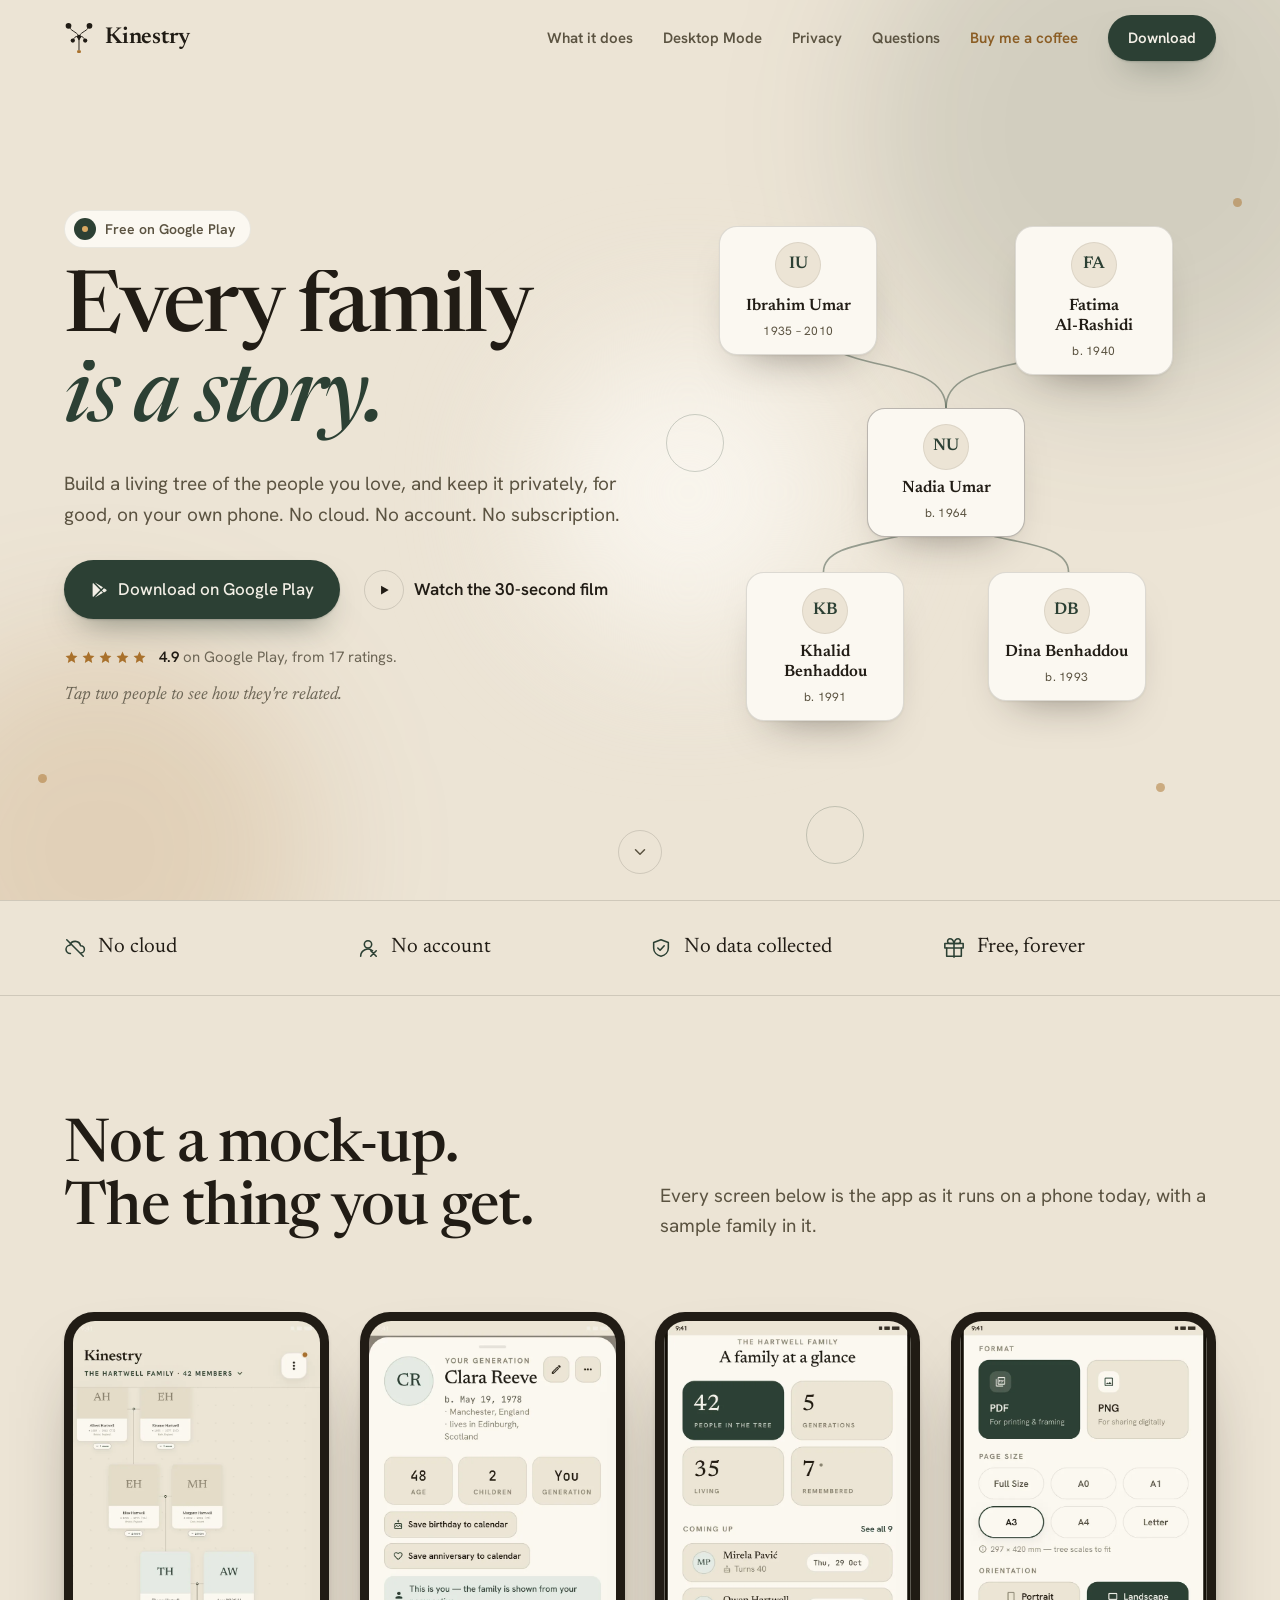
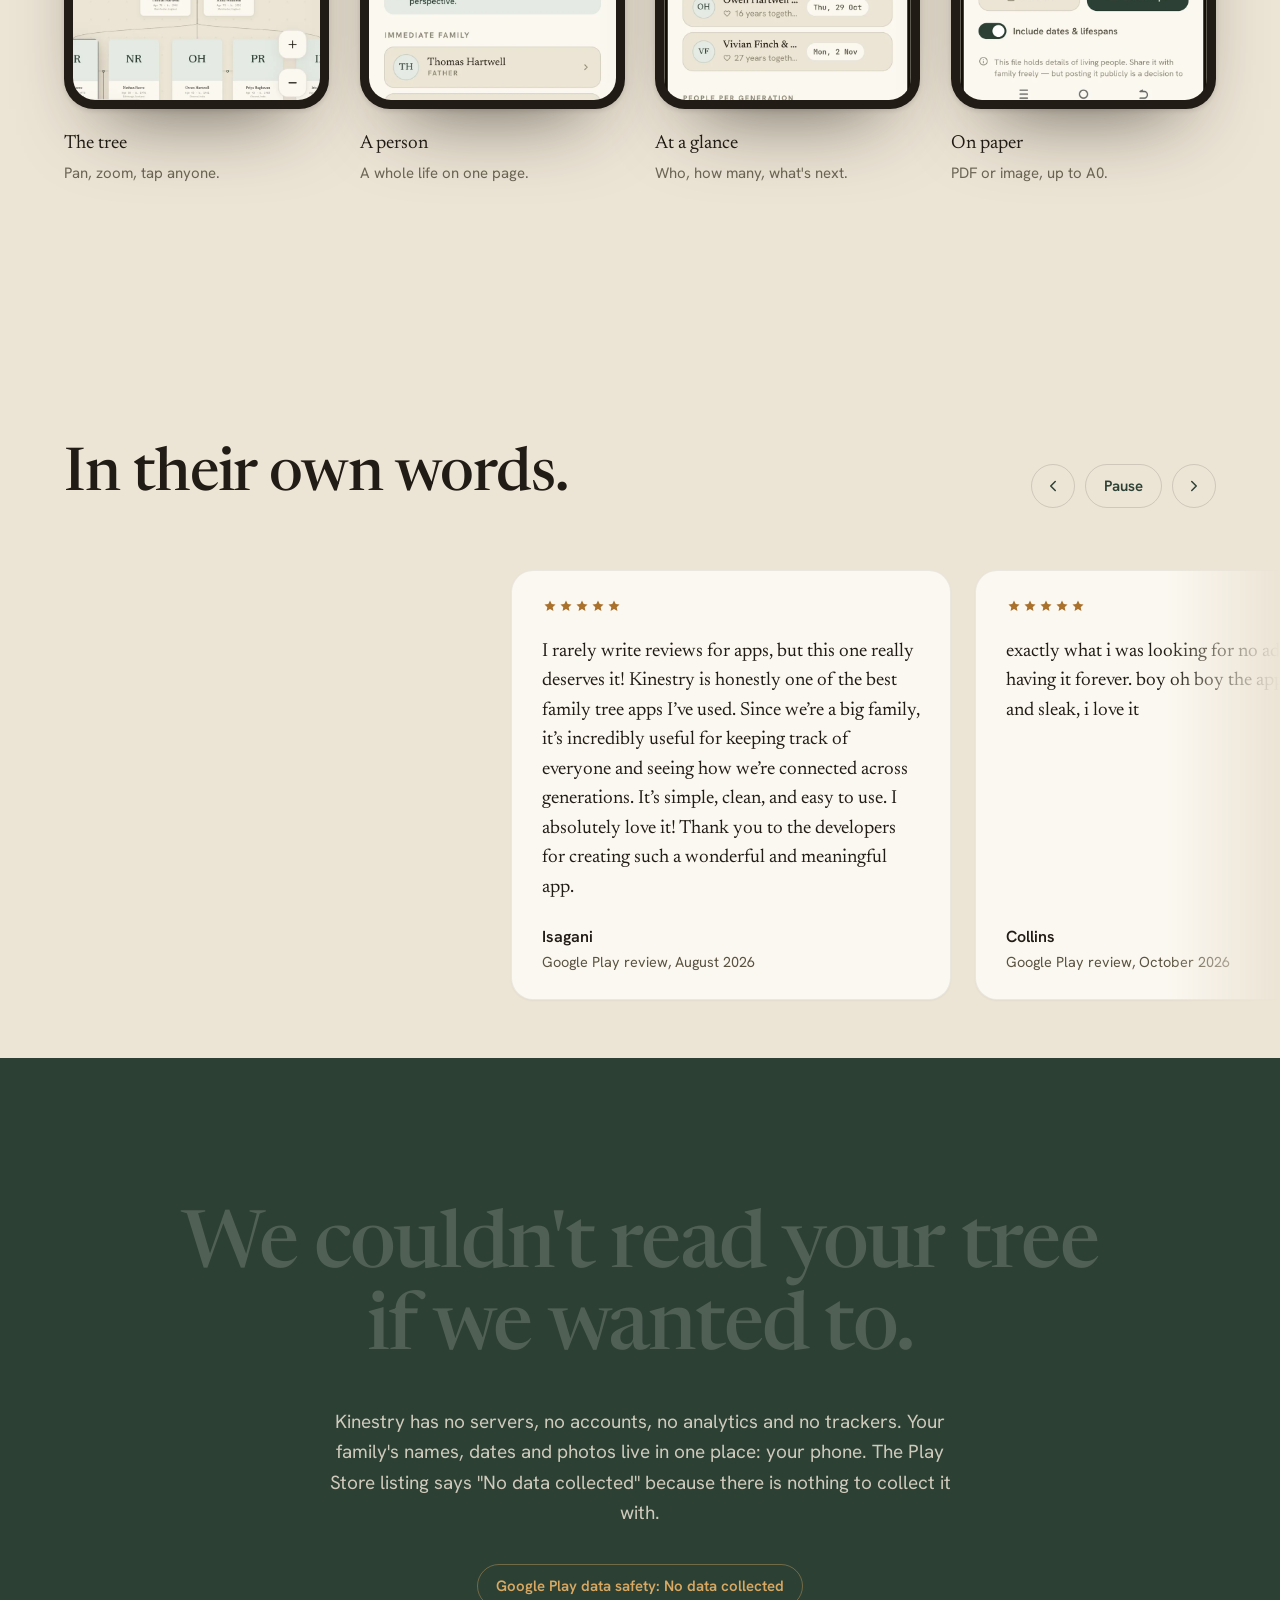
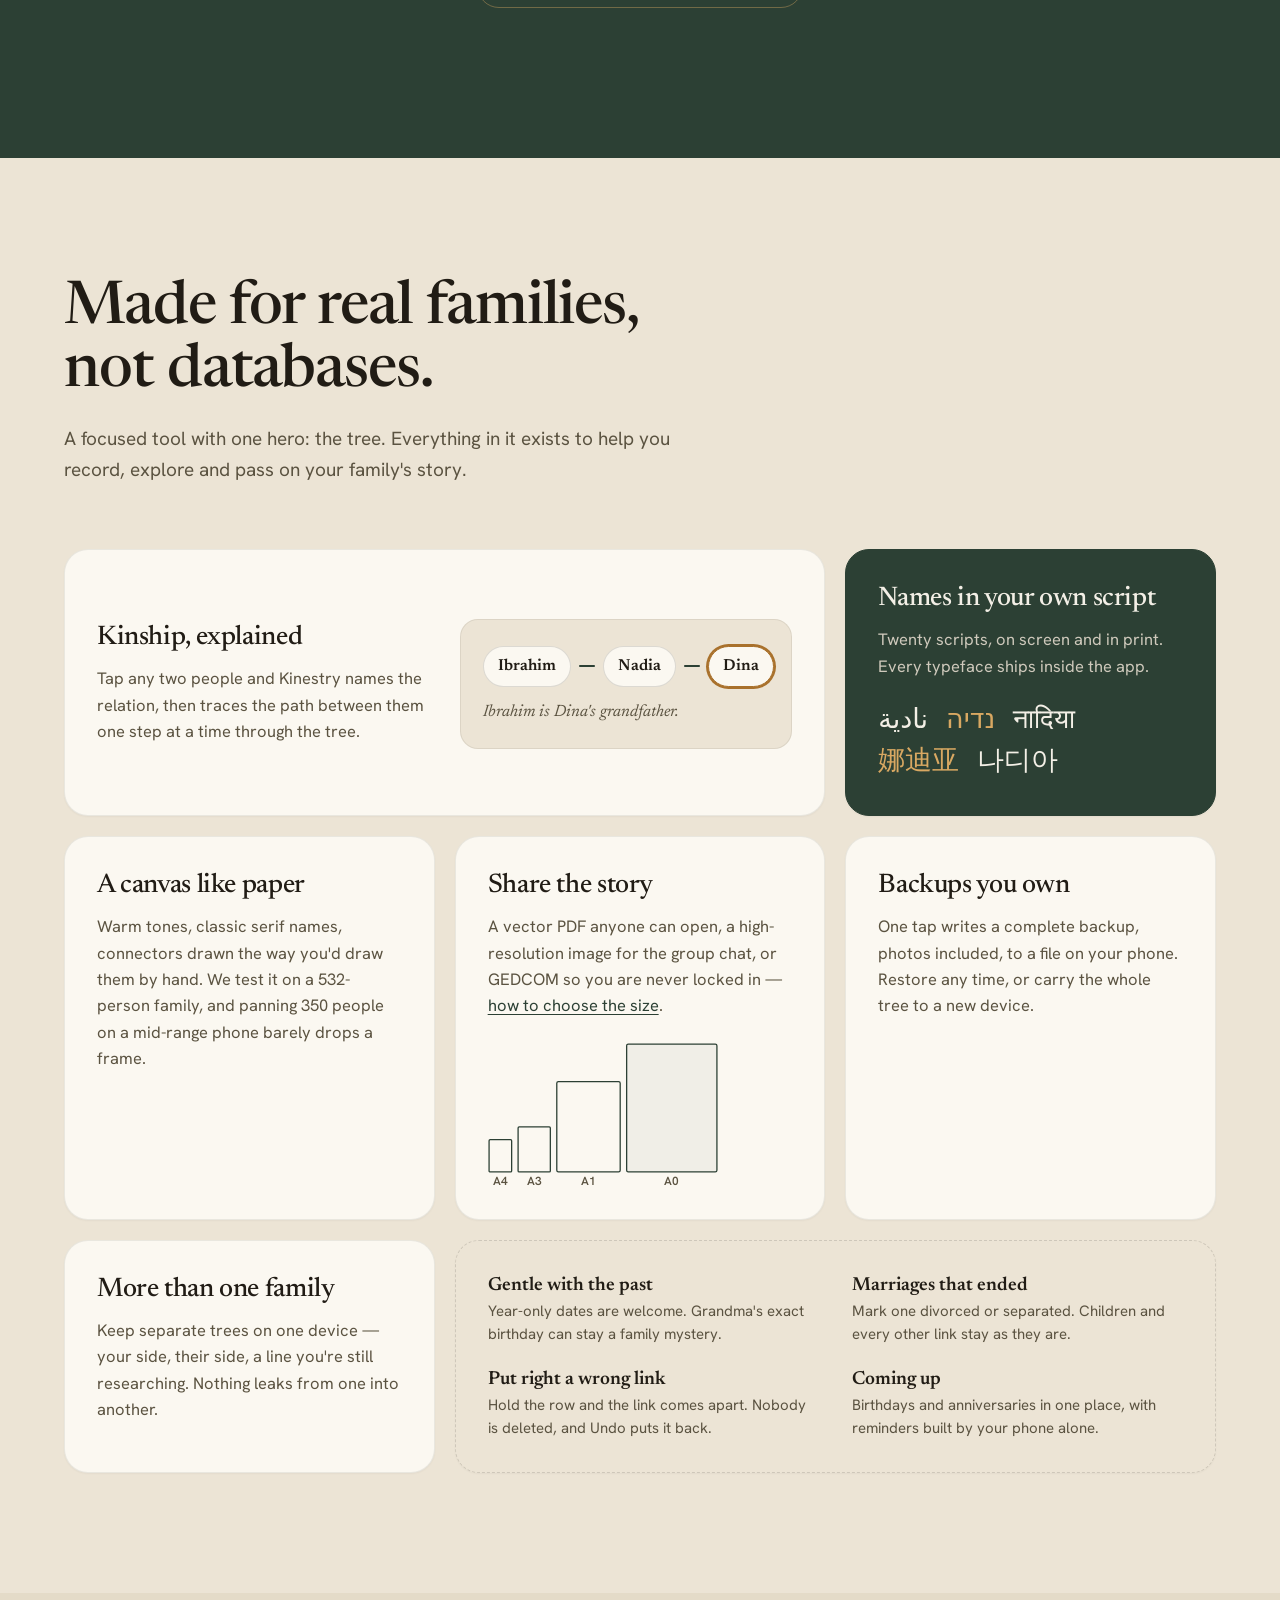
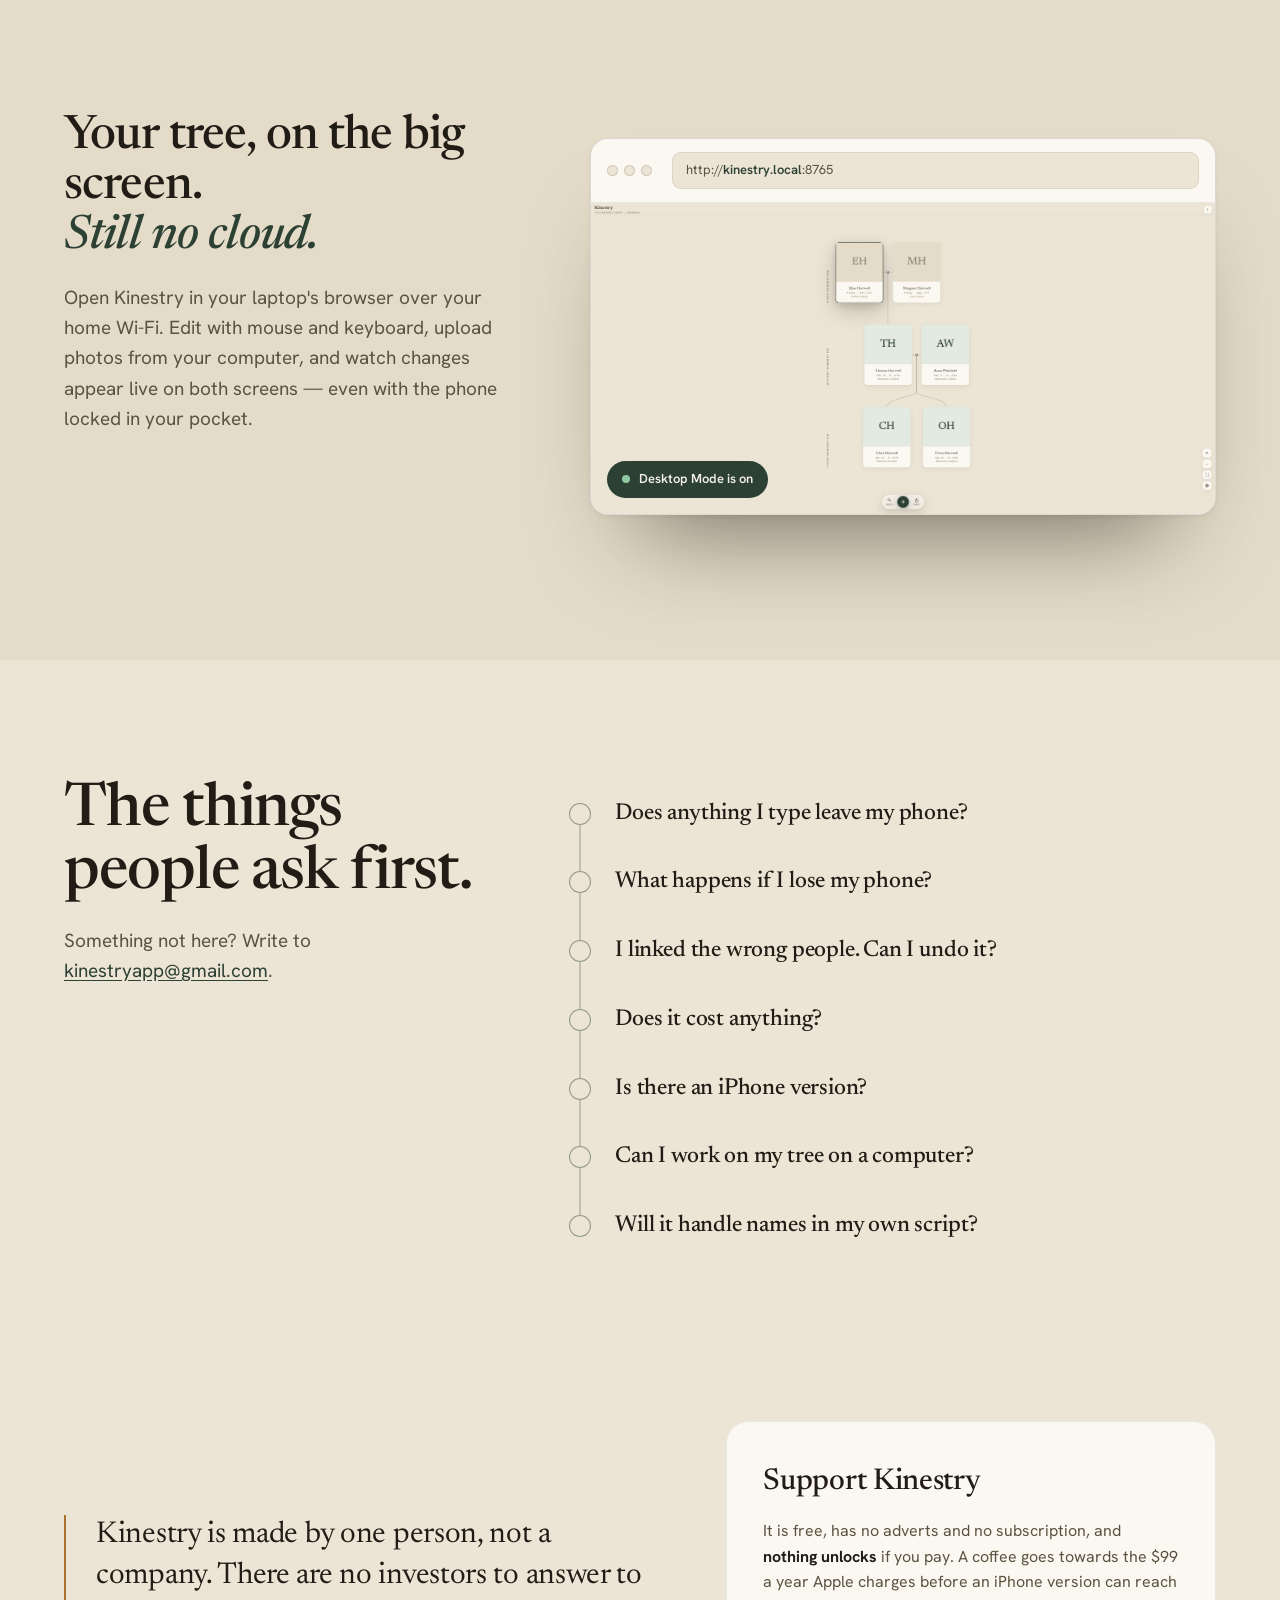
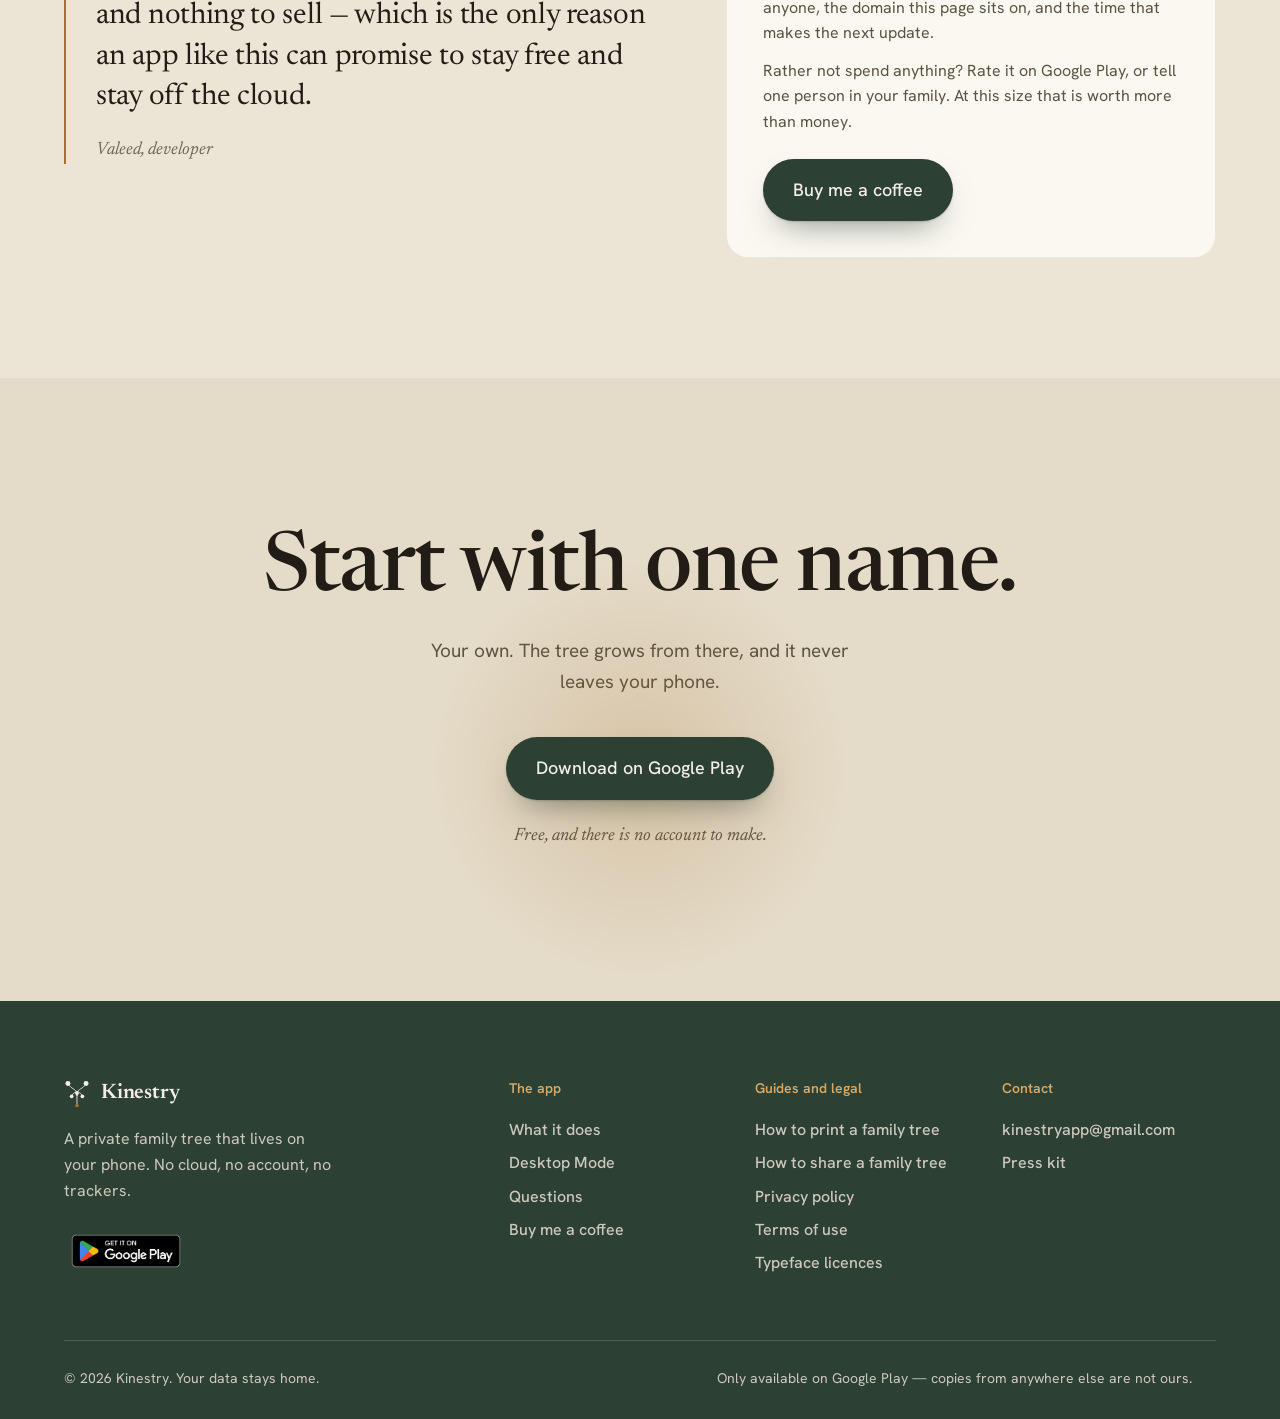
<file: index.html>
<!DOCTYPE html>
<html lang="en-GB">
<head>
<meta charset="UTF-8">
<meta name="viewport" content="width=device-width, initial-scale=1, viewport-fit=cover">
<meta http-equiv="Content-Security-Policy" content="default-src 'self'; script-src 'self'; style-src 'self' 'unsafe-inline'; img-src 'self' blob: data:; font-src 'self'; connect-src 'self'; base-uri 'none'; form-action 'none'; object-src 'none'; frame-src 'none'">
<meta name="referrer" content="strict-origin-when-cross-origin">
<title>Offline Family Tree App — Private, Free — Kinestry</title>
<meta name="description" content="A free offline family tree app for Android. Build your family tree and keep your genealogy privately on your own device. No cloud, no account, no trackers.">
<link rel="canonical" href="https://kinestry.app/">
<meta property="og:type" content="website">
<meta property="og:site_name" content="Kinestry">
<meta property="og:url" content="https://kinestry.app/">
<meta property="og:title" content="Kinestry — every family is a story">
<meta property="og:description" content="A private, offline family tree — beautifully kept on your device.">
<meta property="og:image" content="https://kinestry.app/og.png">
<meta property="og:image:alt" content="Kinestry — a private, offline family tree.">
<meta name="twitter:card" content="summary_large_image">
<meta name="twitter:title" content="Kinestry — every family is a story">
<meta name="twitter:description" content="A private, offline family tree — beautifully kept on your device.">
<meta name="twitter:image" content="https://kinestry.app/og.png">
<meta name="theme-color" content="#2C4034">
<link rel="icon" type="image/svg+xml" href="favicon.svg">
<link rel="icon" type="image/png" sizes="96x96" href="favicon.png">
<link rel="apple-touch-icon" href="apple-touch-icon.png">
<link rel="preload" href="fonts/newsreader.full.woff2" as="font" type="font/woff2" crossorigin>
<link rel="preload" href="fonts/hankengrotesk.woff2" as="font" type="font/woff2" crossorigin>
<link rel="stylesheet" href="site.css?v=20261114b">
<script src="boot.js?v=20261114"></script>
<style>
  section{padding:120px 0;position:relative}
  h2{
    font-family:var(--serif);font-weight:500;font-size:clamp(38px,5vw,60px);
    line-height:1.05;letter-spacing:-.018em;color:var(--ink);
  }
  h2 em{font-style:italic;color:var(--pine)}
  .lead{color:var(--ink2);font-size:19px;max-width:56ch;margin-top:20px}
  .lead a{color:var(--pine);text-underline-offset:3px}
  .btn-ghost{display:inline-flex;align-items:center;font-size:17px;font-weight:600;color:var(--ink);text-decoration:none;padding:6px}
  .btn-ghost .play{
    width:40px;height:40px;margin-right:10px;border-radius:50%;border:1px solid var(--hair);
    display:flex;align-items:center;justify-content:center;transition:background-color .3s ease,border-color .3s ease;
  }
  .btn-ghost:hover .play{background-color:var(--card);border-color:var(--ochre)}
  .hero{min-height:100vh;min-height:100svh;display:flex;align-items:center;padding:96px 0 76px;overflow:hidden}
  .hero-shapes-back,.hero-shapes-mid{position:absolute;top:0;left:0;right:0;bottom:0;pointer-events:none}
  .blob{position:absolute;border-radius:50%;filter:blur(70px)}
  .blob.a{width:540px;height:540px;background:rgba(44,64,52,.13);top:-140px;right:-120px}
  .blob.b{width:420px;height:420px;background:rgba(169,113,44,.17);bottom:-160px;left:-110px}
  .blob.c{width:300px;height:300px;background:rgba(251,248,241,.9);top:38%;left:42%}
  .mark{position:absolute}
  .mark.ring{width:58px;height:58px;border:1.5px solid rgba(44,64,52,.22);border-radius:50%}
  .mark.dot{width:9px;height:9px;border-radius:50%;background:var(--ochre);opacity:.5}
  .mark.m1{top:46%;left:52%}
  .mark.m2{top:86%;left:3%}
  .mark.m3{bottom:4%;left:63%}
  .mark.m4{bottom:12%;right:9%}
  .mark.m5{top:22%;right:3%}
  @media (hover:hover) and (pointer:fine){
    .blob.a{animation:floatA 12s ease-in-out infinite}
    .blob.b{animation:floatB 16s ease-in-out infinite}
    .blob.c{animation:floatC 10s ease-in-out infinite}
    .mark.m1{animation:floatC 10s ease-in-out infinite}
    .mark.m2{animation:floatA 13s ease-in-out infinite}
    .mark.m3{animation:floatB 15s ease-in-out infinite}
    .mark.m4{animation:floatC 11s ease-in-out infinite}
    .mark.m5{animation:floatA 14s ease-in-out infinite}
  }
  @keyframes floatA{0%,100%{transform:translate(0,0) rotate(0)}50%{transform:translate(20px,-30px) rotate(8deg)}}
  @keyframes floatB{0%,100%{transform:translate(0,0) rotate(0)}50%{transform:translate(-15px,25px) rotate(-6deg)}}
  @keyframes floatC{0%,100%{transform:translate(0,0) rotate(0)}50%{transform:translate(12px,-18px) rotate(5deg)}}
  .hero-grid{display:grid;grid-template-columns:1.02fr 1fr;grid-gap:40px;gap:40px;align-items:center;width:100%}
  .hero-copy{position:relative;z-index:2}
  .hero h1{
    font-family:var(--serif);font-weight:500;font-size:clamp(52px,6.6vw,88px);
    line-height:.98;letter-spacing:-.028em;margin:22px 0 0;color:var(--ink);
  }
  .hero h1 .ln{display:block;overflow:hidden;padding-bottom:.08em}
  .hero h1 .ln > span{display:inline-block}
  .hero h1 em{font-style:italic;color:var(--pine)}
  .hero .subtitle{font-size:19px;color:var(--ink2);max-width:31em;margin-top:20px}
  .cta{display:flex;flex-wrap:wrap;align-items:center;margin:18px 0 0 -18px}
  .cta > a{margin:12px 0 0 18px}
  .cta .btn-primary{padding:16px 26px;font-size:17px}
  .l-short{display:none}
  @media (max-width:900px){
    .top-coffee header.top nav a.btn-primary{display:none}
    .top-coffee header.top nav a.coffee{
      display:inline-flex;margin-left:0;min-height:44px;padding:10px 18px;border-radius:999px;
      background:var(--card);border:1px solid rgba(139,93,36,.35);font-size:15px;animation:navIn .35s var(--ease-out)
    }
    header.top nav a.btn-primary{animation:navIn .35s var(--ease-out)}
  }
  @media (max-width:360px){
    .top-coffee header.top nav a.coffee{padding:8px 13px;font-size:14px}
    header.top .brand b{font-size:21px}
    header.top .brand svg{margin-right:8px}
  }
  @keyframes navIn{from{opacity:0;transform:translateY(-4px)}to{opacity:1;transform:none}}
  .rating-row{display:flex;align-items:center;margin-top:26px}
  .stars{display:flex;color:var(--ochre);margin-right:10px;flex:none}
  .stars svg{width:15px;height:15px;margin-right:2px}
  .rating{font-size:15px;color:var(--ink3)}
  .rating b{color:var(--ink);font-weight:600}
  .kin{margin-top:12px;font-family:var(--serif);font-style:italic;font-size:18px;color:var(--ink3);min-height:1.5em;transition:color .25s ease}
  .kin.on{color:var(--pine)}
  .grove{position:relative;width:100%;max-width:540px;height:480px;margin-left:auto;z-index:2}
  .gen,.vines{position:absolute;top:0;left:0;width:100%;height:100%}
  .gen{pointer-events:none}
  .gen .node{pointer-events:auto}
  .vines{overflow:visible}
  .vines-m{display:none}
  .vines path{fill:none;stroke:var(--pine);stroke-opacity:.45;stroke-width:1.6}
  .node{
    position:absolute;width:158px;background:var(--card);border:1px solid var(--hair);border-radius:18px;
    padding:15px 14px 13px;text-align:center;font:inherit;color:inherit;cursor:pointer;
    box-shadow:0 1px 2px rgba(33,28,21,.06),0 22px 44px -26px rgba(33,28,21,.5);
    transition:border-color .25s ease,box-shadow .25s ease;-webkit-tap-highlight-color:transparent;touch-action:manipulation;
  }
  .node:hover{border-color:rgba(44,64,52,.4)}
  .node[aria-pressed="true"]{border-color:var(--ochre);box-shadow:0 0 0 2px var(--ochre),0 22px 44px -26px rgba(33,28,21,.5)}
  .node .sway{display:block}
  @media (hover:hover) and (pointer:fine){ .node .sway{animation:sway 7s ease-in-out infinite} }
  .ava{
    width:46px;height:46px;border-radius:50%;margin:0 auto 9px;background:var(--paper);border:1px solid var(--hair2);
    display:flex;align-items:center;justify-content:center;font-family:var(--serif);font-weight:600;font-size:17px;color:var(--pine);
  }
  .nm{display:block;font-family:var(--serif);font-weight:600;font-size:16.5px;line-height:1.2;-webkit-hyphens:none;hyphens:none}
  .node .yr{display:block;margin-top:5px;font-size:12px;letter-spacing:.02em;color:var(--ink2);font-variant-numeric:tabular-nums}
  @keyframes sway{0%,100%{transform:translateY(0)}50%{transform:translateY(-5px)}}
  .n1{top:6px;left:8%}
  .n2{top:6px;right:8%}
  .n3{top:188px;left:50%;margin-left:-79px;border-color:rgba(33,28,21,.3)}
  .n4{top:352px;left:13%}
  .n5{top:352px;right:13%}
  .n2 .sway{animation-delay:-2s}
  .n3 .sway{animation-delay:-4s}
  .n4 .sway{animation-delay:-1s}
  .n5 .sway{animation-delay:-5s}
  .scroll-down{
    position:absolute;left:50%;bottom:26px;margin-left:-22px;width:44px;height:44px;border-radius:50%;
    border:1px solid var(--hair);display:flex;align-items:center;justify-content:center;color:var(--ink2);text-decoration:none;z-index:3;
  }
  .scroll-down svg{width:18px;height:18px;animation:bounce 2s ease-in-out infinite}
  @keyframes bounce{0%,100%{transform:translateY(0)}50%{transform:translateY(8px)}}
  .trust{padding:0;border-top:1px solid var(--hair);border-bottom:1px solid var(--hair)}
  .trust ul{list-style:none;display:grid;grid-template-columns:repeat(4,1fr);grid-gap:20px;gap:20px;padding:30px 0}
  .trust li{display:flex;align-items:center;font-family:var(--serif);font-size:21px;color:var(--ink)}
  .trust svg{width:22px;height:22px;margin-right:12px;color:var(--pine);flex:none}
  #screens{padding-bottom:140px}
  .phones::-webkit-scrollbar{display:none}
  .screens-head{display:grid;grid-template-columns:1fr 1fr;grid-gap:40px;gap:40px;align-items:end}
  .screens-head .lead{margin-top:0;justify-self:end}
  .phones{display:grid;grid-template-columns:repeat(4,1fr);grid-gap:clamp(18px,2.4vw,36px);gap:clamp(18px,2.4vw,36px);margin-top:70px;-webkit-perspective:1400px;perspective:1400px}
  .phone .drift{will-change:transform}
  .phone .frame{
    border-radius:30px;padding:9px;background:var(--ink);
    box-shadow:0 2px 4px rgba(33,28,21,.12),0 40px 80px -40px rgba(33,28,21,.7);
    transition:transform .5s var(--ease-out);
  }
  .phone .frame img{border-radius:22px;width:100%}
  .phone figcaption{margin-top:20px;font-family:var(--serif);font-size:19px;color:var(--ink)}
  .phone figcaption span{display:block;font-family:var(--sans);font-size:15px;color:var(--ink3);margin-top:2px}
  #privacy{background:var(--pine);color:var(--cream);padding:150px 0;overflow:hidden}
  #privacy .container{max-width:1000px;text-align:center}
  .big{font-family:var(--serif);font-weight:500;font-size:clamp(40px,6.2vw,80px);line-height:1.04;letter-spacing:-.022em;color:var(--cream)}
  .big .w{display:inline-block}
  #privacy p{color:#CFC9BC;font-size:19px;max-width:58ch;margin:34px auto 0}
  #privacy .label{
    display:inline-block;margin-top:36px;padding:9px 18px;border-radius:999px;font-size:15px;font-weight:600;
    color:var(--ochre-on-pine);border:1px solid rgba(217,168,98,.4);
  }
  .features .head{max-width:760px}
  .voices{padding-bottom:40px}
  .bento{display:grid;grid-template-columns:repeat(6,1fr);grid-gap:20px;gap:20px;margin-top:64px;-webkit-perspective:1200px;perspective:1200px}
  .feature-card{
    position:relative;overflow:hidden;background:var(--card);border:1px solid var(--hair2);border-radius:24px;padding:34px 32px 32px;
    transition:border-color .3s ease;box-shadow:0 1px 2px rgba(33,28,21,.04);transform-origin:50% 100%;grid-column:span 2;
  }
  .feature-card:hover{border-color:rgba(169,113,44,.55)}
  .feature-card h3{font-family:var(--serif);font-weight:500;font-size:clamp(24px,2.1vw,30px);line-height:1.12;letter-spacing:-.014em;color:var(--ink)}
  .feature-card p{color:var(--ink2);font-size:16.5px;margin-top:12px;max-width:42ch}
  .feature-card p a{color:var(--pine);text-underline-offset:3px;padding:2px 0}
  .b-kin{grid-column:span 4;display:grid;grid-template-columns:1fr 1fr;grid-gap:30px;gap:30px;align-items:center}
  .b-kin > *{min-width:0}
  .kin-demo{background:var(--paper);border:1px solid var(--hair2);border-radius:18px;padding:26px 22px 22px}
  .kin-path{display:flex;align-items:center;justify-content:space-between}
  .kin-path .chip{flex:none;font-family:var(--serif);font-weight:600;font-size:16px;color:var(--ink);background:var(--card);border:1px solid var(--hair);border-radius:999px;padding:7px 14px}
  .kin-path .chip.end{border-color:var(--ochre);box-shadow:0 0 0 2px var(--ochre)}
  .kin-path .step{flex:1;min-width:16px;height:2px;margin:0 8px;background:rgba(44,64,52,.16);position:relative;overflow:hidden;border-radius:2px}
  .kin-path .step::after{content:"";position:absolute;left:0;top:0;bottom:0;width:100%;background:var(--pine);transform-origin:0 50%}
  .kin-say{margin-top:18px;font-family:var(--serif);font-style:italic;font-size:19px;color:var(--pine)}
  .b-script{grid-column:span 2;background:var(--pine);border-color:var(--pine)}
  .b-script h3{color:var(--cream)}
  .b-script p{color:#CFC9BC}
  .scripts{list-style:none;margin-top:22px;display:flex;flex-wrap:wrap;align-items:baseline}
  .scripts li{font-size:27px;line-height:1.3;color:var(--cream);margin:0 18px 6px 0}
  .scripts li:nth-child(even){color:var(--ochre-on-pine)}
  .sizes{display:block;width:100%;max-width:230px;height:auto;margin-top:24px;overflow:visible}
  .sizes rect{fill:none;stroke:var(--pine);stroke-width:1.2}
  .sizes rect.a0{fill:rgba(44,64,52,.05)}
  .sizes text{font-family:var(--sans);font-size:11px;font-weight:600;fill:var(--ink2);text-anchor:middle}
  .b-also{grid-column:span 4;background:transparent;border-style:dashed;border-color:var(--hair)}
  .also{display:grid;grid-template-columns:1fr 1fr;grid-gap:22px 34px;gap:22px 34px}
  .also h3{font-family:var(--serif);font-weight:600;font-size:19px;letter-spacing:0}
  .also p{color:var(--ink2);font-size:15px;margin-top:4px;line-height:1.55}

  .voices-head{display:flex;align-items:flex-end;justify-content:space-between;flex-wrap:wrap;grid-gap:16px 20px;gap:16px 20px}
  .marquee-ctrl{display:flex;align-items:center;grid-gap:10px;gap:10px;flex:none}
  .marquee-toggle,.marquee-step{align-items:center;justify-content:center;font:inherit;font-size:15px;font-weight:600;color:var(--pine);background:transparent;
    border:1px solid var(--hair);border-radius:999px;min-height:44px;cursor:pointer;flex:none}
  .marquee-toggle{display:none;padding:9px 18px}
  .anim .marquee-toggle{display:inline-flex}
  .marquee-step{display:inline-flex;width:44px;padding:0}
  .marquee-step[hidden]{display:none}
  .marquee-step svg{width:18px;height:18px}
  .marquee-toggle:hover,.marquee-step:hover{border-color:var(--pine)}
  .marquee-toggle:focus-visible,.marquee-step:focus-visible{outline:2px solid var(--pine);outline-offset:2px}
  .marquee{margin-top:52px;padding:10px 0 18px;overflow-x:auto;scroll-snap-type:x mandatory}
  .anim .marquee{scroll-snap-type:none;scrollbar-width:none;
    -webkit-mask-image:linear-gradient(90deg,transparent,#000 9%,#000 91%,transparent);mask-image:linear-gradient(90deg,transparent,#000 9%,#000 91%,transparent)}
  .marquee-track{display:flex;align-items:stretch;width:max-content}
  .marquee-set{display:flex;align-items:stretch;list-style:none;padding-right:24px}
  .anim .marquee::-webkit-scrollbar{display:none}
  .marquee-set[aria-hidden="true"]{display:none}
  .anim .marquee-set[aria-hidden="true"]{display:flex}
  .review{flex:0 0 440px;margin-right:24px;scroll-snap-align:start;display:flex;flex-direction:column;background:var(--card);border:1px solid var(--hair2);
    border-radius:22px;padding:28px 30px 26px;box-shadow:0 1px 2px rgba(33,28,21,.04);
    transition:transform .35s var(--ease-out),border-color .3s ease,box-shadow .35s ease}
  .review:last-child{margin-right:0}
  .review .said{font-family:var(--serif);font-size:19px;line-height:1.55;color:var(--ink);margin-top:14px}
  .review .who{margin-top:auto;padding-top:22px;font-size:14.5px;color:var(--ink2)}
  .review .who b{display:block;color:var(--ink);font-weight:600;font-size:16px}
  @media (hover:hover) and (pointer:fine){
    .review:hover{transform:translateY(-6px);border-color:rgba(169,113,44,.6);box-shadow:0 26px 50px -30px rgba(33,28,21,.45)}
  }
  .stars-s{display:block;width:80px;height:14px;margin-bottom:10px;background:url("data:image/svg+xml,%3Csvg xmlns='http://www.w3.org/2000/svg' viewBox='0 0 24 24'%3E%3Cpath fill='%23A9712C' d='m12 2.5 2.9 6.1 6.6.8-4.9 4.6 1.3 6.6L12 17.3l-5.9 3.3 1.3-6.6-4.9-4.6 6.6-.8z'/%3E%3C/svg%3E") 0 0/16px 14px repeat-x}
  #desktop{background:var(--paper2);overflow:hidden}
  .desk{display:grid;grid-template-columns:.85fr 1.15fr;grid-gap:64px;gap:64px;align-items:center}
  .desk h2{font-size:clamp(34px,3.7vw,50px)}
  .desk .lead + .lead{margin-top:14px}
  .stage{-webkit-perspective:1600px;perspective:1600px}
  .browser{
    background:var(--card);border:1px solid var(--hair);border-radius:18px;overflow:hidden;transform-origin:50% 100%;
    box-shadow:0 2px 4px rgba(33,28,21,.06),0 60px 100px -50px rgba(33,28,21,.6);
  }
  .chrome{display:flex;align-items:center;padding:13px 16px;border-bottom:1px solid var(--hair2)}
  .dots{margin-right:14px;flex:none}
  .dots i{display:inline-block;width:11px;height:11px;border-radius:50%;background:var(--paper);border:1px solid var(--hair);margin-right:6px}
  .url{flex:1;min-width:0;overflow:hidden;white-space:nowrap;text-overflow:ellipsis;font-size:13px;color:var(--ink2);background:var(--paper);border:1px solid var(--hair2);border-radius:9px;padding:7px 13px}
  .url b{color:var(--pine);font-weight:600}
  .screen{position:relative}
  .badge{
    position:absolute;left:16px;bottom:16px;display:flex;align-items:center;background:var(--pine);color:var(--cream);
    font-size:13px;font-weight:600;padding:8px 15px;border-radius:999px;
  }
  .badge i{width:8px;height:8px;margin-right:9px;border-radius:50%;background:#8FC7A0;animation:pulse 2s infinite}
  @keyframes pulse{0%,100%{opacity:1}50%{opacity:.3}}
  .faq-wrap{display:grid;grid-template-columns:.8fr 1.2fr;grid-gap:64px;gap:64px;align-items:start}
  .faq-wrap .lead{max-width:30ch}
  .qa{position:relative;padding-left:52px}
  .qa::before{content:"";position:absolute;left:16px;top:36px;bottom:36px;width:1.5px;background:rgba(44,64,52,.22)}
  .qa summary{
    list-style:none;cursor:pointer;display:block;position:relative;
    padding:20px 0;font-family:var(--serif);font-weight:500;font-size:23px;line-height:1.25;letter-spacing:-.008em;color:var(--ink);
    transition:color .2s ease;
  }
  .qa summary:hover{color:var(--pine)}
  .qa summary::-webkit-details-marker{display:none}
  .qa summary::marker{content:""}
  .qa .pm{
    position:absolute;left:-46px;top:23px;width:22px;height:22px;border-radius:50%;
    border:1.5px solid rgba(44,64,52,.45);background:var(--paper);
    transition:background-color .3s ease,border-color .3s ease,transform .35s var(--ease-back);
  }
  .qa .pm::after{content:"";position:absolute;left:50%;top:50%;width:6px;height:6px;margin:-3px 0 0 -3px;border-radius:50%;background:var(--ochre-on-pine);transform:scale(0);transition:transform .3s var(--ease-back)}
  .qa summary:hover .pm{border-color:var(--pine)}
  .qa details[open] .pm{background-color:var(--pine);border-color:var(--pine);transform:scale(1.12)}
  .qa details[open] .pm::after{transform:scale(1)}
  .qa details[open] summary{color:var(--pine)}
  .qa .ans{overflow:hidden}
  .qa .ans p{color:var(--ink2);font-size:17.5px;line-height:1.65;padding:0 0 24px 0;max-width:60ch}
  .maker{padding-top:40px}
  .maker .container{display:grid;grid-template-columns:1.1fr .9fr;grid-gap:64px;gap:64px;align-items:center}
  .maker blockquote{border-left:2px solid var(--ochre);padding-left:30px}
  .maker blockquote p{font-family:var(--serif);font-size:clamp(23px,2.4vw,30px);line-height:1.35;color:var(--ink);letter-spacing:-.01em}
  .maker blockquote cite{display:block;margin-top:18px;font-family:var(--serif);font-style:italic;font-size:18px;color:var(--ink3)}
  .coffee-card{display:block;background:var(--card);border:1px solid var(--hair2);border-radius:22px;padding:36px}
  .coffee-card h3{font-family:var(--serif);font-weight:500;font-size:30px;letter-spacing:-.01em}
  .coffee-card p{color:var(--ink2);font-size:16px;margin-top:12px}
  .coffee-card strong{color:var(--ink)}
  .coffee-card .btn-primary{margin-top:24px}
  .closing-cta{padding:150px 24px;text-align:center;background:var(--paper2);overflow:hidden}
  .closing-cta h2{font-size:clamp(46px,6.4vw,82px)}
  .closing-cta p{color:var(--ink2);font-size:19px;max-width:40ch;margin:22px auto 0}
  .glow-wrap{position:relative;display:inline-block;margin-top:40px}
  .glow-wrap::before{
    content:"";position:absolute;left:50%;top:50%;width:420px;height:420px;margin:-210px 0 0 -210px;
    background:radial-gradient(circle,var(--glow) 0%,transparent 70%);animation:breathe 5s ease-in-out infinite;z-index:0;pointer-events:none;
  }
  .glow-wrap .btn-primary{position:relative;z-index:1}
  @keyframes breathe{0%,100%{transform:scale(.9);opacity:.75}50%{transform:scale(1.12);opacity:1}}
  .closing-cta .after{margin-top:22px;font-family:var(--serif);font-style:italic;font-size:18px;color:var(--ink2)}
  .anim [data-a]{opacity:0;transform:translateY(30px);
    transition:opacity .8s var(--ease-out) var(--d,0s),transform .8s var(--ease-out) var(--d,0s)}
  .anim [data-a].in{opacity:1;transform:none}
  .anim .hero h1 .ln > span[data-a]{opacity:1;transform:translateY(108%);transition:transform 1s var(--ease-expo) var(--d,0s)}
  .anim .hero h1 .ln > span[data-a].in{transform:none}
  .anim .trust li[data-a]{transform:translateX(-24px)}
  .anim .trust li[data-a].in{transform:none}
  .anim .node{opacity:0;transform:translateY(22px) scale(.96);
    transition:opacity .6s ease var(--d,0s),transform .7s var(--ease-back) var(--d,0s),border-color .25s ease,box-shadow .25s ease}
  .anim .grove.grown .node{opacity:1;transform:none}
  .anim .vines path{stroke-dasharray:1;stroke-dashoffset:1;transition:stroke-dashoffset .65s cubic-bezier(.65,0,.35,1) var(--d,0s)}
  .anim .grove.grown .vines path{stroke-dashoffset:0}
  .anim .phone{opacity:0;transform:translateY(90px) rotateX(18deg);
    transition:opacity 1s ease var(--d,0s),transform 1s var(--ease-out) var(--d,0s)}
  .anim .phone.in{opacity:1;transform:none}
  .anim .feature-card{opacity:0;transform:translateY(55px) rotateX(18deg);
    transition:opacity .8s ease var(--d,0s),transform .8s var(--ease-out) var(--d,0s),border-color .3s ease,box-shadow .3s ease}
  .anim .feature-card.in{opacity:1;transform:none}
  .anim .feature-card.in.settled{transition:border-color .3s ease}
  .anim .kin-path .step::after{transform:scaleX(0);transition:transform .6s var(--ease-out)}
  .anim .feature-card.in .kin-path .step::after{transform:none}
  .anim .feature-card.in .kin-path .step:nth-of-type(2)::after{transition-delay:.55s}
  .anim .kin-say{opacity:0;transition:opacity .6s ease 1.1s}
  .anim .feature-card.in .kin-say{opacity:1}
  .anim .big .w{opacity:.18}
  .hero .eyebrow{--d:.1s}
  .hero h1 .ln:nth-child(1) > span{--d:.22s}
  .hero h1 .ln:nth-child(2) > span{--d:.34s}
  .hero .subtitle{--d:.62s}
  .hero .cta{--d:.78s}
  .hero .rating-row{--d:.92s}
  .hero .kin{--d:1.04s}
  .hero .scroll-down{--d:2.6s}
  .n1{--d:.5s}
  .n2{--d:.6s}
  .n3{--d:1.38s}
  .n4{--d:2.18s}
  .n5{--d:2.28s}
  .vines .v1{--d:.95s}
  .vines .v2{--d:1.03s}
  .vines .v3{--d:1.75s}
  .vines .v4{--d:1.83s}
  @media (max-width:900px){
    section{padding:90px 0}
    .hero{padding-top:100px}
    .trust ul{grid-template-columns:repeat(2,1fr)}
    .screens-head{grid-template-columns:1fr;grid-gap:0;gap:0}
    .screens-head .lead{justify-self:start;margin-top:18px}
    .phones{grid-template-columns:repeat(2,1fr);grid-row-gap:44px;row-gap:44px}
    .bento{grid-template-columns:1fr 1fr}
    .feature-card{grid-column:span 1}
    .b-kin,.b-also{grid-column:span 2}
    .hero-grid{display:flex;flex-direction:column;align-items:stretch;grid-gap:0;gap:0}
    .hero-copy{display:contents}
    .hero .eyebrow{order:1;align-self:flex-start}
    .hero h1{order:2}
    .hero .subtitle{order:3}
    .grove{order:4;margin:30px auto 0}
    .hero .kin{order:5;text-align:center}
    .hero .cta{order:6}
    .hero .rating-row{order:7}
    .desk,.faq-wrap,.maker .container{grid-template-columns:1fr;grid-gap:44px;gap:44px}
    .scroll-down{display:none}
    .hero-shapes-mid{display:none}
    .blob{filter:blur(56px)}
  }
  @media (max-width:580px){
    .hero h1{font-size:52px}
    .hero .subtitle,.lead{font-size:18px}
    .node{width:128px;padding:11px 10px 10px}
    .ava{width:38px;height:38px;font-size:14px}
    .nm{font-size:14px}
    .n1{left:3%}
    .n2{right:3%}
    .n3{margin-left:-64px}
    .n4{left:6%}
    .n5{right:6%}
    .trust ul{grid-gap:16px 12px;gap:16px 12px}
    .trust li{font-size:18px}
    .stars svg:nth-child(n+2){display:none}
    .review{flex-basis:min(82vw,320px);padding:24px 22px 22px}
    .review .said{font-size:17.5px;line-height:1.55}
    .marquee{margin-top:36px}
    .cta{flex-wrap:nowrap;margin:22px 0 0 -10px}
    .cta > a{margin:0 0 0 10px}
    .cta .l-full{display:none}
    .cta .l-short{display:inline}
    .cta .btn-primary{padding:12px 18px;font-size:15px;min-height:46px;white-space:nowrap}
    .cta .btn-primary svg{width:16px;height:16px;margin-right:8px}
    .cta .btn-ghost{font-size:15px;padding:0 4px;min-height:46px;white-space:nowrap}
    .cta .btn-ghost .play{width:34px;height:34px;margin-right:8px}
    .bento{grid-template-columns:1fr;grid-gap:16px;gap:16px}
    .feature-card,.b-kin,.b-also{grid-column:auto}
    .feature-card{padding:28px 24px}
    .b-kin{grid-template-columns:1fr}
    .kin-path .chip{font-size:15px;padding:6px 11px}
    .kin-path .step{margin:0 6px}
    .also{grid-template-columns:1fr}
    .hero{padding-top:92px}
    .grove{height:400px;margin-top:22px}
    .vines-d{display:none}
    .vines-m{display:block}
    .n1,.n2{top:0}.n3{top:140px}.n4,.n5{top:270px}
    #screens{padding-bottom:80px}
    .phones{display:flex;overflow-x:auto;scroll-snap-type:x mandatory;-webkit-overflow-scrolling:touch;scrollbar-width:none;margin:44px -16px 0;padding:6px 16px 10px;grid-gap:0;gap:0}
    .phone{flex:0 0 74%;margin-right:16px;scroll-snap-align:center}
    .phone:last-child{margin-right:0}
    .phone .frame{border-radius:26px;padding:7px}
    .phone .frame img{border-radius:20px}
    .phone figcaption{font-size:17px}
    .qa{padding-left:42px}
    .qa::before{left:11px}
    .qa .pm{left:-41px}
    .qa summary{font-size:20px}
    .coffee-card{padding:28px 22px}
    .closing-cta{padding:110px 16px}
    .glow-wrap::before{width:300px;height:300px;margin:-150px 0 0 -150px}
  }
  @media (max-width:360px){
    .kin-demo{padding:20px 14px 18px}
    .kin-path .chip{font-size:14px;padding:6px 10px}
    .kin-path .step{margin:0 5px}
    .feature-card{padding:24px 18px}
    .hero h1{font-size:46px}
    .node{width:116px}
    .n3{margin-left:-58px}
    .trust ul{grid-template-columns:repeat(2,1fr);grid-gap:14px 10px;gap:14px 10px}
    .trust li{font-size:16px}
    .trust svg{width:20px;height:20px;margin-right:8px}
  }
  @media (max-height:520px) and (orientation:landscape){
    .hero{min-height:0;padding-top:96px}
  }
  @media (prefers-reduced-motion:reduce){
    .blob,.mark,.node .sway,.scroll-down svg,.badge i,.glow-wrap::before{animation:none!important}
    header.top nav a{animation:none!important}
  }
  @media print{
    header.top,.hero-shapes-back,.hero-shapes-mid,.scroll-down,.glow-wrap::before{display:none}
    [data-a],.node,.phone,.feature-card,.big .w{opacity:1!important;transform:none!important}
  }
</style>
</head>
<body>
<a class="skip" href="#main">Skip to content</a>

<header class="top" id="top">
  <div class="container bar">
    <a class="brand" href="#main" aria-label="Kinestry, back to the top">
      <svg width="30" height="30" viewBox="0 0 100 100" aria-hidden="true">
        <g transform="translate(-23.016,-33.333) scale(1.5873)">
          <g fill="none" stroke="currentColor" stroke-width="2" stroke-linecap="round">
            <path d="M46 78 L46 52"/><path d="M46 52 C46 40 30 40 26 30"/><path d="M46 52 C46 40 62 40 66 30"/>
            <path d="M46 56 C46 48 38 46 34 56"/><path d="M46 56 C46 48 54 46 58 56"/>
          </g>
          <g fill="currentColor">
            <circle cx="46" cy="50" r="4.5"/><circle cx="24" cy="27" r="6"/><circle cx="68" cy="27" r="6"/>
            <circle cx="33" cy="58" r="4.5"/><circle cx="59" cy="58" r="4.5"/>
          </g>
          <rect x="42" y="78" width="8" height="6" rx="2" fill="var(--ochre)"/>
        </g>
      </svg>
      <b>Kinestry</b>
    </a>
    <nav aria-label="Main">
      <a href="#features">What it does</a>
      <a href="#desktop">Desktop Mode</a>
      <a href="#privacy">Privacy</a>
      <a href="#questions">Questions</a>
      <a class="coffee" href="https://www.buymeacoffee.com/kinestry" rel="noopener">Buy me a coffee</a>
      <a class="btn-primary btn-sm" href="https://play.google.com/store/apps/details?id=com.kinestry.kinestry">Download</a>
    </nav>
  </div>
</header>

<main id="main">

<section class="hero" aria-labelledby="hero-h">
  <div class="hero-shapes-back" aria-hidden="true">
    <span class="blob a"></span><span class="blob b"></span><span class="blob c"></span>
  </div>
  <div class="hero-shapes-mid" aria-hidden="true">
    <span class="mark ring m1"></span><span class="mark dot m2"></span><span class="mark ring m3"></span>
    <span class="mark dot m4"></span><span class="mark dot m5"></span>
  </div>

  <div class="container hero-grid">
    <div class="hero-copy">
      <span class="eyebrow" data-a><i></i>Free on Google Play</span>
      <h1 id="hero-h"><span class="ln"><span data-a>Every family</span></span><span class="ln"><span data-a><em>is a story.</em></span></span></h1>
      <p class="subtitle" data-a>Build a living tree of the people you love, and keep it privately, for good, on your own phone. No cloud. No account. No subscription.</p>
      <div class="cta" data-a>
        <a class="btn-primary" href="https://play.google.com/store/apps/details?id=com.kinestry.kinestry">
          <svg viewBox="0 0 24 24" fill="currentColor" aria-hidden="true"><path d="M4.2 2.6 13.6 12l-9.4 9.4a1.6 1.6 0 0 1-.7-1.3V3.9c0-.5.3-1 .7-1.3Zm10.7 10.7 2.4 2.4-10.8 6.2 8.4-8.6Zm3.7-3.7 2.9 1.7c.9.5.9 1.8 0 2.3l-2.9 1.7-2.6-2.6 2.6-3.1ZM6.5 2.1l10.8 6.2-2.4 2.4-8.4-8.6Z"/></svg>
          <span class="l-full">Download on Google Play</span><span class="l-short">Download</span>
        </a>
        <a class="btn-ghost" href="https://youtu.be/6aXaBgpz9LA" rel="noopener">
          <span class="play" aria-hidden="true"><svg width="14" height="14" viewBox="0 0 24 24" fill="currentColor"><path d="M7 4.5v15l13-7.5z"/></svg></span>
          <span class="l-full">Watch the 30-second film</span><span class="l-short">Watch the film</span>
        </a>
      </div>
      <div class="rating-row" data-a>
        <span class="stars" aria-hidden="true">
          <svg viewBox="0 0 24 24" fill="currentColor"><path d="m12 2.5 2.9 6.1 6.6.8-4.9 4.6 1.3 6.6L12 17.3l-5.9 3.3 1.3-6.6-4.9-4.6 6.6-.8z"/></svg>
          <svg viewBox="0 0 24 24" fill="currentColor"><path d="m12 2.5 2.9 6.1 6.6.8-4.9 4.6 1.3 6.6L12 17.3l-5.9 3.3 1.3-6.6-4.9-4.6 6.6-.8z"/></svg>
          <svg viewBox="0 0 24 24" fill="currentColor"><path d="m12 2.5 2.9 6.1 6.6.8-4.9 4.6 1.3 6.6L12 17.3l-5.9 3.3 1.3-6.6-4.9-4.6 6.6-.8z"/></svg>
          <svg viewBox="0 0 24 24" fill="currentColor"><path d="m12 2.5 2.9 6.1 6.6.8-4.9 4.6 1.3 6.6L12 17.3l-5.9 3.3 1.3-6.6-4.9-4.6 6.6-.8z"/></svg>
          <svg viewBox="0 0 24 24" fill="currentColor"><path d="m12 2.5 2.9 6.1 6.6.8-4.9 4.6 1.3 6.6L12 17.3l-5.9 3.3 1.3-6.6-4.9-4.6 6.6-.8z"/></svg>
        </span>
        <div data-slot="rating"><p class="rating" data-rating="4.9" data-rating-count="17" data-rating-read="2026-11-13"><b>4.9</b> on Google Play, from 17 ratings.</p></div>
      </div>
      <p class="kin" id="kin" aria-live="polite" data-a>Tap two people to see how they're related.</p>
    </div>

    <div class="grove" role="group" aria-label="A sample family. Choose two people to see how they are related.">
      <svg class="vines vines-d" viewBox="0 0 520 480" preserveAspectRatio="none" aria-hidden="true">
        <path class="v1" pathLength="1" d="M132 96 C132 160 260 130 260 188"/>
        <path class="v2" pathLength="1" d="M388 96 C388 160 260 130 260 188"/>
        <path class="v3" pathLength="1" d="M260 282 C260 330 142 310 142 352"/>
        <path class="v4" pathLength="1" d="M260 282 C260 330 378 310 378 352"/>
      </svg>
      <svg class="vines vines-m" viewBox="0 0 520 400" preserveAspectRatio="none" aria-hidden="true">
        <path class="v1" pathLength="1" d="M132 90 C132 125 260 115 260 152"/>
        <path class="v2" pathLength="1" d="M388 90 C388 125 260 115 260 152"/>
        <path class="v3" pathLength="1" d="M260 236 C260 262 142 254 142 282"/>
        <path class="v4" pathLength="1" d="M260 236 C260 262 378 254 378 282"/>
      </svg>
      <div class="gen g1">
        <button type="button" class="node n1" data-person="ibrahim" aria-pressed="false"><span class="sway"><span class="ava">IU</span><span class="nm">Ibrahim Umar</span><span class="yr">1935 – 2010</span></span></button>
        <button type="button" class="node n2" data-person="fatima" aria-pressed="false"><span class="sway"><span class="ava">FA</span><span class="nm">Fatima <span class="nw">Al-Rashidi</span></span><span class="yr">b. 1940</span></span></button>
      </div>
      <div class="gen g2">
        <button type="button" class="node n3" data-person="nadia" aria-pressed="false"><span class="sway"><span class="ava">NU</span><span class="nm">Nadia Umar</span><span class="yr">b. 1964</span></span></button>
      </div>
      <div class="gen g3">
        <button type="button" class="node n4" data-person="khalid" aria-pressed="false"><span class="sway"><span class="ava">KB</span><span class="nm">Khalid Benhaddou</span><span class="yr">b. 1991</span></span></button>
        <button type="button" class="node n5" data-person="dina" aria-pressed="false"><span class="sway"><span class="ava">DB</span><span class="nm">Dina Benhaddou</span><span class="yr">b. 1993</span></span></button>
      </div>
    </div>
  </div>

  <a class="scroll-down" href="#screens" aria-label="Scroll to see the app" data-a>
    <svg viewBox="0 0 24 24" fill="none" stroke="currentColor" stroke-width="2" stroke-linecap="round" stroke-linejoin="round" aria-hidden="true"><path d="M6 9l6 6 6-6"/></svg>
  </a>
</section>

<section class="trust" aria-label="What Kinestry promises">
  <div class="container">
    <ul>
      <li data-a><svg viewBox="0 0 24 24" fill="none" stroke="currentColor" stroke-width="1.7" stroke-linecap="round" stroke-linejoin="round" aria-hidden="true"><path d="M7 18a4.5 4.5 0 0 1-.6-9A6 6 0 0 1 18 9.5a4 4 0 0 1 .5 8"/><path d="M3 3l18 18"/></svg>No cloud</li>
      <li data-a><svg viewBox="0 0 24 24" fill="none" stroke="currentColor" stroke-width="1.7" stroke-linecap="round" stroke-linejoin="round" aria-hidden="true"><circle cx="12" cy="8" r="4"/><path d="M4 21a8 8 0 0 1 13-6"/><path d="M15 15l6 6M21 15l-6 6"/></svg>No account</li>
      <li data-a><svg viewBox="0 0 24 24" fill="none" stroke="currentColor" stroke-width="1.7" stroke-linecap="round" stroke-linejoin="round" aria-hidden="true"><path d="M12 3l8 3v6c0 4.5-3.4 8-8 9-4.6-1-8-4.5-8-9V6z"/><path d="M8.5 12l2.5 2.5 4.5-5"/></svg>No data collected</li>
      <li data-a><svg viewBox="0 0 24 24" fill="none" stroke="currentColor" stroke-width="1.7" stroke-linecap="round" stroke-linejoin="round" aria-hidden="true"><path d="M20 12v9H4v-9"/><path d="M2 7h20v5H2z"/><path d="M12 22V7"/><path d="M12 7H7.5a2.5 2.5 0 1 1 0-5C11 2 12 7 12 7zM12 7h4.5a2.5 2.5 0 1 0 0-5C13 2 12 7 12 7z"/></svg>Free, forever</li>
    </ul>
  </div>
</section>

<section id="screens" aria-labelledby="screens-h">
  <div class="container">
    <div class="screens-head">
      <h2 id="screens-h" data-a>Not a mock-up.<br>The thing you get.</h2>
      <p class="lead" data-a>Every screen below is the app as it runs on a phone today, with a sample family in it.</p>
    </div>
    <div class="phones">
      <figure class="phone" data-depth="-1"><div class="drift"><div class="frame"><img src="shots/01-one-root.webp" alt="The family tree canvas, showing the Hartwell sample family" width="720" height="1105" loading="lazy" decoding="async"></div></div><figcaption>The tree<span>Pan, zoom, tap anyone.</span></figcaption></figure>
      <figure class="phone" data-depth="1"><div class="drift"><div class="frame"><img src="shots/04-a-life.webp" alt="A person's page for Clara Reeve, showing her age, children and immediate family" width="720" height="1105" loading="lazy" decoding="async"></div></div><figcaption>A person<span>A whole life on one page.</span></figcaption></figure>
      <figure class="phone" data-depth="-1"><div class="drift"><div class="frame"><img src="shots/03-at-a-glance.webp" alt="The family at a glance: 42 people, 5 generations and the birthdays coming up" width="720" height="1105" loading="lazy" decoding="async"></div></div><figcaption>At a glance<span>Who, how many, what's next.</span></figcaption></figure>
      <figure class="phone" data-depth="1"><div class="drift"><div class="frame"><img src="shots/05-up-to-a0.webp" alt="The export screen, choosing PDF and a page size from A4 up to A0" width="720" height="1105" loading="lazy" decoding="async"></div></div><figcaption>On paper<span>PDF or image, up to A0.</span></figcaption></figure>
    </div>
  </div>
</section>

<section class="voices" aria-labelledby="voices-h">
  <div class="container voices-head">
    <h2 id="voices-h" data-a>In their own words.</h2>
    <div class="marquee-ctrl">
      <button type="button" class="marquee-step marquee-prev" aria-controls="reviews" aria-label="Previous review" hidden><svg viewBox="0 0 24 24" fill="none" stroke="currentColor" stroke-width="2" stroke-linecap="round" stroke-linejoin="round" aria-hidden="true"><path d="M15 18l-6-6 6-6"/></svg></button>
      <button type="button" class="marquee-toggle" aria-controls="reviews">Pause</button>
      <button type="button" class="marquee-step marquee-next" aria-controls="reviews" aria-label="Next review" hidden><svg viewBox="0 0 24 24" fill="none" stroke="currentColor" stroke-width="2" stroke-linecap="round" stroke-linejoin="round" aria-hidden="true"><path d="M9 18l6-6-6-6"/></svg></button>
    </div>
  </div>
  <div class="marquee" id="reviews" data-a>
    <div class="marquee-track">
      <ul class="marquee-set" aria-label="Reviews of Kinestry on Google Play">
        <li class="review"><span class="stars-s" role="img" aria-label="5 out of 5 stars"></span><p class="said">I rarely write reviews for apps, but this one really deserves it! Kinestry is honestly one of the best family tree apps I’ve used. Since we’re a big family, it’s incredibly useful for keeping track of everyone and seeing how we’re connected across generations. It’s simple, clean, and easy to use. I absolutely love it! Thank you to the developers for creating such a wonderful and meaningful app.</p><p class="who"><b>Isagani</b>Google Play review, August 2026</p></li>
        <li class="review"><span class="stars-s" role="img" aria-label="5 out of 5 stars"></span><p class="said">exactly what i was looking for no ads, no claud, having it forever. boy oh boy the app is also clean and sleak, i love it</p><p class="who"><b>Collins</b>Google Play review, October 2026</p></li>
        <li class="review"><span class="stars-s" role="img" aria-label="5 out of 5 stars"></span><p class="said">A brilliantly designed app. A must have. It's important to keep track of our ancestors and loved ones so that they are not forgotten and stay within our prayers by name. Give it a try it's easy to manage. Designed very well.</p><p class="who"><b>Usman</b>Google Play review, October 2026</p></li>
        <li class="review"><span class="stars-s" role="img" aria-label="5 out of 5 stars"></span><p class="said">Finally something worth while, thank you for making this.</p><p class="who"><b>Nica</b>Google Play review, October 2026</p></li>
      </ul>
      <ul class="marquee-set" aria-hidden="true">
        <li class="review"><span class="stars-s" role="img" aria-label="5 out of 5 stars"></span><p class="said">I rarely write reviews for apps, but this one really deserves it! Kinestry is honestly one of the best family tree apps I’ve used. Since we’re a big family, it’s incredibly useful for keeping track of everyone and seeing how we’re connected across generations. It’s simple, clean, and easy to use. I absolutely love it! Thank you to the developers for creating such a wonderful and meaningful app.</p><p class="who"><b>Isagani</b>Google Play review, August 2026</p></li>
        <li class="review"><span class="stars-s" role="img" aria-label="5 out of 5 stars"></span><p class="said">exactly what i was looking for no ads, no claud, having it forever. boy oh boy the app is also clean and sleak, i love it</p><p class="who"><b>Collins</b>Google Play review, October 2026</p></li>
        <li class="review"><span class="stars-s" role="img" aria-label="5 out of 5 stars"></span><p class="said">A brilliantly designed app. A must have. It's important to keep track of our ancestors and loved ones so that they are not forgotten and stay within our prayers by name. Give it a try it's easy to manage. Designed very well.</p><p class="who"><b>Usman</b>Google Play review, October 2026</p></li>
        <li class="review"><span class="stars-s" role="img" aria-label="5 out of 5 stars"></span><p class="said">Finally something worth while, thank you for making this.</p><p class="who"><b>Nica</b>Google Play review, October 2026</p></li>
      </ul>
    </div>
  </div>
</section>

<section id="privacy" aria-labelledby="privacy-h">
  <div class="container">
    <h2 class="big" id="privacy-h">We couldn't read your tree if we wanted to.</h2>
    <p data-a>Kinestry has no servers, no accounts, no analytics and no trackers. Your family's names, dates and photos live in one place: your phone. The Play Store listing says "No data collected" because there is nothing to collect it with.</p>
    <span class="label" data-a>Google Play data safety: No data collected</span>
  </div>
</section>

<section class="features" id="features" aria-labelledby="features-h">
  <div class="container">
    <div class="head">
      <h2 id="features-h" data-a>Made for real families,<br>not databases.</h2>
      <p class="lead" data-a>A focused tool with one hero: the tree. Everything in it exists to help you record, explore and pass on your family's story.</p>
    </div>
    <div class="bento">
      <article class="feature-card b-kin">
        <div>
          <h3>Kinship, explained</h3>
          <p>Tap any two people and Kinestry names the relation, then traces the path between them one step at a time through the tree.</p>
        </div>
        <div class="kin-demo" aria-hidden="true">
          <div class="kin-path"><span class="chip">Ibrahim</span><span class="step"></span><span class="chip">Nadia</span><span class="step"></span><span class="chip end">Dina</span></div>
          <p class="kin-say">Ibrahim is Dina's grandfather.</p>
        </div>
      </article>
      <article class="feature-card b-script">
        <h3>Names in your own script</h3>
        <p>Twenty scripts, on screen and in print. Every typeface ships inside the app.</p>
        <ul class="scripts" aria-label="The name Nadia, written in five scripts">
          <li lang="ar" dir="rtl">نادية</li><li lang="he" dir="rtl">נדיה</li><li lang="hi">नादिया</li><li lang="zh">娜迪亚</li><li lang="ko">나디아</li>
        </ul>
      </article>
      <article class="feature-card">
        <h3>A canvas like paper</h3>
        <p>Warm tones, classic serif names, connectors drawn the way you'd draw them by hand. We test it on a 532-person family, and panning 350 people on a mid-range phone barely drops a frame.</p>
      </article>
      <article class="feature-card">
        <h3>Share the story</h3>
        <p>A vector PDF anyone can open, a high-resolution image for the group chat, or GEDCOM so you are never locked in — <a href="print-family-tree.html">how to choose the size</a>.</p>
        <svg class="sizes" viewBox="0 0 214 134" role="img" aria-label="Page sizes drawn to scale: A4, A3, A1 and A0">
          <rect x="1" y="90" width="21" height="30" rx="1"/><text x="11.5" y="132">A4</text>
          <rect x="28" y="78" width="30" height="42" rx="1"/><text x="43" y="132">A3</text>
          <rect x="64" y="36" width="59" height="84" rx="1.5"/><text x="93.5" y="132">A1</text>
          <rect class="a0" x="129" y="1" width="84" height="119" rx="1.5"/><text x="171" y="132">A0</text>
        </svg>
      </article>
      <article class="feature-card">
        <h3>Backups you own</h3>
        <p>One tap writes a complete backup, photos included, to a file on your phone. Restore any time, or carry the whole tree to a new device.</p>
      </article>
      <article class="feature-card">
        <h3>More than one family</h3>
        <p>Keep separate trees on one device — your side, their side, a line you're still researching. Nothing leaks from one into another.</p>
      </article>
      <article class="feature-card b-also">
        <div class="also">
          <div><h3>Gentle with the past</h3><p>Year-only dates are welcome. Grandma's exact birthday can stay a family mystery.</p></div>
          <div><h3>Marriages that ended</h3><p>Mark one divorced or separated. Children and every other link stay as they are.</p></div>
          <div><h3>Put right a wrong link</h3><p>Hold the row and the link comes apart. Nobody is deleted, and Undo puts it back.</p></div>
          <div><h3>Coming up</h3><p>Birthdays and anniversaries in one place, with reminders built by your phone alone.</p></div>
        </div>
      </article>
    </div>
    </div>
  </div>
</section>

<section id="desktop" aria-labelledby="desktop-h">
  <div class="container desk">
    <div>
      <h2 id="desktop-h" data-a>Your tree, on the big screen.<br><em>Still no cloud.</em></h2>
      <p class="lead" data-a>Open Kinestry in your laptop's browser over your home <span class="nw">Wi-Fi</span>. Edit with mouse and keyboard, upload photos from your computer, and watch changes appear live on both screens — even with the phone locked in your pocket.</p>
      <p class="lead" data-a>Your phone <em>is</em> the server. The connection never leaves your home network, and it ends the moment you say so.</p>
    </div>
    <div class="stage">
      <div class="browser">
        <div class="chrome">
          <span class="dots" aria-hidden="true"><i></i><i></i><i></i></span>
          <span class="url">http://<b>kinestry.local</b>:8765</span>
        </div>
        <div class="screen">
          <img src="desktop.png" alt="Kinestry's family tree canvas running live in a laptop browser through Desktop Mode" width="2880" height="1434" loading="lazy" decoding="async">
          <span class="badge"><i></i>Desktop Mode is on</span>
        </div>
      </div>
    </div>
  </div>
</section>

<section id="questions" aria-labelledby="questions-h">
  <div class="container faq-wrap">
    <div>
      <h2 id="questions-h" data-a>The things people ask first.</h2>
      <p class="lead" data-a>Something not here? Write to <a href="mailto:kinestryapp@gmail.com">kinestryapp@gmail.com</a>.</p>
    </div>
    <div class="qa">
      <details data-a><summary>Does anything I type leave my phone?<span class="pm" aria-hidden="true"></span></summary><div class="ans"><p>No. Kinestry has no servers, no accounts, no analytics and no trackers, so there is nowhere for it to go. Names, dates and photos are written to a database on your own device and stay there.</p></div></details>
      <details data-a><summary>What happens if I lose my phone?<span class="pm" aria-hidden="true"></span></summary><div class="ans"><p>There is no cloud copy — that is the trade the app makes for privacy, and it is a real one. Kinestry writes a backup file you keep yourself, so make one and put it somewhere safe. A tree that exists only on a lost phone is gone.</p></div></details>
      <details data-a><summary>I linked the wrong people. Can I undo it?<span class="pm" aria-hidden="true"></span></summary><div class="ans"><p>Yes, and without deleting anyone. Hold the row in someone's immediate family and Kinestry offers to disconnect that one link, telling you exactly who stops being linked to whom before it happens. The people stay, with their dates, photos and notes untouched, and an Undo button puts the link back if you change your mind.</p></div></details>
      <details data-a><summary>Does it cost anything?<span class="pm" aria-hidden="true"></span></summary><div class="ans"><p>No. Kinestry is free. There are no purchases inside it, no subscription and no adverts.</p></div></details>
      <details data-a><summary>Is there an iPhone version?<span class="pm" aria-hidden="true"></span></summary><div class="ans"><p>Not at the moment. Kinestry is an Android app, available only on Google Play — a copy from anywhere else is not ours.</p></div></details>
      <details data-a><summary>Can I work on my tree on a computer?<span class="pm" aria-hidden="true"></span></summary><div class="ans"><p>Yes. Desktop Mode serves your tree to a browser on the same <span class="nw">Wi-Fi</span>, so you can edit on a big screen with a keyboard. The connection is between your phone and your own computer; nothing travels over the internet.</p></div></details>
      <details data-a><summary>Will it handle names in my own script?<span class="pm" aria-hidden="true"></span></summary><div class="ans"><p>Yes, and in print as well as on screen. Kinestry carries its own typefaces for Arabic, Hebrew, Devanagari (Hindi and Marathi), Bengali, Gujarati, Gurmukhi, Tamil, Telugu, Kannada, Malayalam, Sinhala, Thai, Lao, Khmer, Burmese, Chinese, Korean, Armenian, Georgian and Ethiopic, as well as Cyrillic and Greek. They ship inside the app rather than being fetched, so a name looks the same on the printed PDF as it does on the phone.</p></div></details>
    </div>
  </div>
</section>

<section class="maker" aria-label="Who makes Kinestry">
  <div class="container">
    <blockquote data-a>
      <p>Kinestry is made by one person, not a company. There are no investors to answer to and nothing to sell — which is the only reason an app like this can promise to stay free and stay off the cloud.</p>
      <cite>Valeed, developer</cite>
    </blockquote>
    <div data-slot="support"><aside class="coffee-card" id="support" aria-labelledby="support-h" data-a>
      <h3 id="support-h">Support Kinestry</h3>
      <p>It is free, has no adverts and no subscription, and
      <strong>nothing unlocks</strong> if you pay. A coffee goes towards the
      $99 a year Apple charges before an iPhone version can reach anyone, the
      domain this page sits on, and the time that makes the next update.</p>
      <p>Rather not spend anything? Rate it on Google Play, or tell one person
      in your family. At this size that is worth more than money.</p>
      <a class="btn-primary" href="https://www.buymeacoffee.com/kinestry" rel="noopener">Buy me a coffee</a>
    </aside></div>
  </div>
</section>

<section class="closing-cta" aria-labelledby="closing-h">
  <h2 id="closing-h" data-a>Start with one name.</h2>
  <p data-a>Your own. The tree grows from there, and it never leaves your phone.</p>
  <div class="glow-wrap" data-a>
    <a class="btn-primary" href="https://play.google.com/store/apps/details?id=com.kinestry.kinestry">Download on Google Play</a>
  </div>
  <p class="after" data-a>Free, and there is no account to make.</p>
</section>

</main>

<footer class="site-foot">
  <div class="container">
    <div class="foot-top">
      <div class="foot-brand">
        <a class="brand" href="index.html">
        <svg width="26" height="26" viewBox="0 0 100 100" aria-hidden="true">
          <g transform="translate(-23.016,-33.333) scale(1.5873)">
            <g fill="none" stroke="currentColor" stroke-width="2" stroke-linecap="round">
              <path d="M46 78 L46 52"/><path d="M46 52 C46 40 30 40 26 30"/><path d="M46 52 C46 40 62 40 66 30"/>
              <path d="M46 56 C46 48 38 46 34 56"/><path d="M46 56 C46 48 54 46 58 56"/>
            </g>
            <g fill="currentColor">
              <circle cx="46" cy="50" r="4.5"/><circle cx="24" cy="27" r="6"/><circle cx="68" cy="27" r="6"/>
              <circle cx="33" cy="58" r="4.5"/><circle cx="59" cy="58" r="4.5"/>
            </g>
            <rect x="42" y="78" width="8" height="6" rx="2" fill="var(--ochre)"/>
          </g>
        </svg>
        <b style="font-size:21px">Kinestry</b>
        </a>
        <p>A private family tree that lives on your phone. No cloud, no account, no trackers.</p>
        <a class="play-badge" href="https://play.google.com/store/apps/details?id=com.kinestry.kinestry"><img src="google-play-badge.png" alt="Get it on Google Play" width="646" height="250" loading="lazy" decoding="async"></a>
      </div>
      <nav class="foot-cols" aria-label="Footer">
        <div>
          <p class="foot-h">The app</p>
          <a href="index.html#features">What it does</a>
          <a href="index.html#desktop">Desktop Mode</a>
          <a href="index.html#questions">Questions</a>
          <a href="https://www.buymeacoffee.com/kinestry" rel="noopener">Buy me a coffee</a>
        </div>
        <div>
          <p class="foot-h">Guides and legal</p>
          <a href="print-family-tree.html">How to print a family tree</a>
          <a href="share-family-tree.html">How to share a family tree</a>
          <a href="privacy.html">Privacy policy</a>
          <a href="terms.html">Terms of use</a>
          <a href="fonts/OFL.txt">Typeface licences</a>
        </div>
        <div>
          <p class="foot-h">Contact</p>
          <a href="mailto:kinestryapp@gmail.com">kinestryapp@gmail.com</a>
          <a href="press.html">Press kit</a>
        </div>
      </nav>
    </div>
    <div class="foot-bottom">
      <span>© 2026 Kinestry. Your data stays home.</span>
      <span>Only available on Google Play — copies from anywhere else are not ours.</span>
    </div>
  </div>
</footer>

<script type="application/ld+json">
{
  "@context": "https://schema.org",
  "@type": "MobileApplication",
  "name": "Kinestry",
  "description": "A private, offline family tree for Android. Build a living tree of the people you love and keep it on your own device — no cloud, no account, no trackers.",
  "url": "https://kinestry.app/",
  "image": "https://kinestry.app/og.png",
  "screenshot": "https://kinestry.app/desktop.png",
  "applicationCategory": "LifestyleApplication",
  "operatingSystem": "Android",
  "installUrl": "https://play.google.com/store/apps/details?id=com.kinestry.kinestry",
  "downloadUrl": "https://play.google.com/store/apps/details?id=com.kinestry.kinestry",
  "isFamilyFriendly": true,
  "inLanguage": "en",
  "author": {
    "@type": "Organization",
    "name": "Valeed Labs",
    "email": "kinestryapp@gmail.com"
  },
  "publisher": {
    "@type": "Organization",
    "name": "Valeed Labs"
  },
  "offers": {
    "@type": "Offer",
    "price": "0",
    "priceCurrency": "USD"
  },
  "privacyPolicy": "https://kinestry.app/privacy.html",
  "termsOfService": "https://kinestry.app/terms.html",
  "featureList": [
    "Build a family tree of parents, partners, children and other relatives",
    "Hold several separate family trees on one device",
    "Record birth, marriage and death dates with flexible precision",
    "Add photographs, notes, places, residences and life events",
    "Mark marriages as divorced or separated, with optional dates",
    "Disconnect incorrect relationships without deleting anyone",
    "Undo relationship changes and restore previous connections",
    "Show how any two people in the tree are related",
    "Search the tree and see a person's age and residence on their card",
    "Reorder siblings and adjust connecting lines and spacing",
    "Export as PDF up to A0, PNG, GEDCOM, or a JSON backup file",
    "Desktop Mode: edit the same tree from a laptop browser over local Wi-Fi",
    "Optional birthday, anniversary and memorial reminders, scheduled on the phone",
    "Renders names in Arabic, Hebrew, Chinese, Korean, Devanagari and many more scripts"
  ],
  "keywords": "family tree app, genealogy app, offline family tree, private genealogy, ancestry, family history, GEDCOM, no account, no cloud, Android",
  "isAccessibleForFree": true,
  "permissions": "Internet (Desktop Mode on your own Wi-Fi), notifications",
  "countriesSupported": "Worldwide",
  "aggregateRating": {
    "@type": "AggregateRating",
    "ratingValue": 4.9,
    "ratingCount": 17,
    "bestRating": 5,
    "worstRating": 1
  },
  "review": [
    {
      "@type": "Review",
      "author": {
        "@type": "Person",
        "name": "Isagani"
      },
      "datePublished": "2026-08-13",
      "reviewBody": "I rarely write reviews for apps, but this one really deserves it! Kinestry is honestly one of the best family tree apps I’ve used. Since we’re a big family, it’s incredibly useful for keeping track of everyone and seeing how we’re connected across generations. It’s simple, clean, and easy to use. I absolutely love it! Thank you to the developers for creating such a wonderful and meaningful app.",
      "reviewRating": {
        "@type": "Rating",
        "ratingValue": 5,
        "bestRating": 5,
        "worstRating": 1
      },
      "publisher": {
        "@type": "Organization",
        "name": "Google Play"
      }
    },
    {
      "@type": "Review",
      "author": {
        "@type": "Person",
        "name": "Collins"
      },
      "datePublished": "2026-10-10",
      "reviewBody": "exactly what i was looking for no ads, no claud, having it forever. boy oh boy the app is also clean and sleak, i love it",
      "reviewRating": {
        "@type": "Rating",
        "ratingValue": 5,
        "bestRating": 5,
        "worstRating": 1
      },
      "publisher": {
        "@type": "Organization",
        "name": "Google Play"
      }
    },
    {
      "@type": "Review",
      "author": {
        "@type": "Person",
        "name": "Usman"
      },
      "datePublished": "2026-10-22",
      "reviewBody": "A brilliantly designed app. A must have. It's important to keep track of our ancestors and loved ones so that they are not forgotten and stay within our prayers by name. Give it a try it's easy to manage. Designed very well.",
      "reviewRating": {
        "@type": "Rating",
        "ratingValue": 5,
        "bestRating": 5,
        "worstRating": 1
      },
      "publisher": {
        "@type": "Organization",
        "name": "Google Play"
      }
    },
    {
      "@type": "Review",
      "author": {
        "@type": "Person",
        "name": "Nica"
      },
      "datePublished": "2026-10-03",
      "reviewBody": "Finally something worth while, thank you for making this.",
      "reviewRating": {
        "@type": "Rating",
        "ratingValue": 5,
        "bestRating": 5,
        "worstRating": 1
      },
      "publisher": {
        "@type": "Organization",
        "name": "Google Play"
      }
    }
  ]
}
</script>
<script type="application/ld+json">
{
  "@context": "https://schema.org",
  "@type": "FAQPage",
  "mainEntity": [
    {
      "@type": "Question",
      "name": "Does anything I type leave my phone?",
      "acceptedAnswer": {
        "@type": "Answer",
        "text": "No. Kinestry has no servers, no accounts, no analytics and no trackers, so there is nowhere for it to go. Names, dates and photos are written to a database on your own device and stay there."
      }
    },
    {
      "@type": "Question",
      "name": "What happens if I lose my phone?",
      "acceptedAnswer": {
        "@type": "Answer",
        "text": "There is no cloud copy — that is the trade the app makes for privacy, and it is a real one. Kinestry writes a backup file you keep yourself, so make one and put it somewhere safe. A tree that exists only on a lost phone is gone."
      }
    },
    {
      "@type": "Question",
      "name": "I linked the wrong people. Can I undo it?",
      "acceptedAnswer": {
        "@type": "Answer",
        "text": "Yes, and without deleting anyone. Hold the row in someone's immediate family and Kinestry offers to disconnect that one link, telling you exactly who stops being linked to whom before it happens. The people stay, with their dates, photos and notes untouched, and an Undo button puts the link back if you change your mind."
      }
    },
    {
      "@type": "Question",
      "name": "Does it cost anything?",
      "acceptedAnswer": {
        "@type": "Answer",
        "text": "No. Kinestry is free. There are no purchases inside it, no subscription and no adverts."
      }
    },
    {
      "@type": "Question",
      "name": "Is there an iPhone version?",
      "acceptedAnswer": {
        "@type": "Answer",
        "text": "Not at the moment. Kinestry is an Android app, available only on Google Play — a copy from anywhere else is not ours."
      }
    },
    {
      "@type": "Question",
      "name": "Can I work on my tree on a computer?",
      "acceptedAnswer": {
        "@type": "Answer",
        "text": "Yes. Desktop Mode serves your tree to a browser on the same Wi-Fi, so you can edit on a big screen with a keyboard. The connection is between your phone and your own computer; nothing travels over the internet."
      }
    },
    {
      "@type": "Question",
      "name": "Will it handle names in my own script?",
      "acceptedAnswer": {
        "@type": "Answer",
        "text": "Yes, and in print as well as on screen. Kinestry carries its own typefaces for Arabic, Hebrew, Devanagari (Hindi and Marathi), Bengali, Gujarati, Gurmukhi, Tamil, Telugu, Kannada, Malayalam, Sinhala, Thai, Lao, Khmer, Burmese, Chinese, Korean, Armenian, Georgian and Ethiopic, as well as Cyrillic and Greek. They ship inside the app rather than being fetched, so a name looks the same on the printed PDF as it does on the phone."
      }
    }
  ]
}
</script>
<script src="site.js?v=20261114b"></script>
<script src="home.js?v=20261114f"></script>
</body>
</html>
</file>
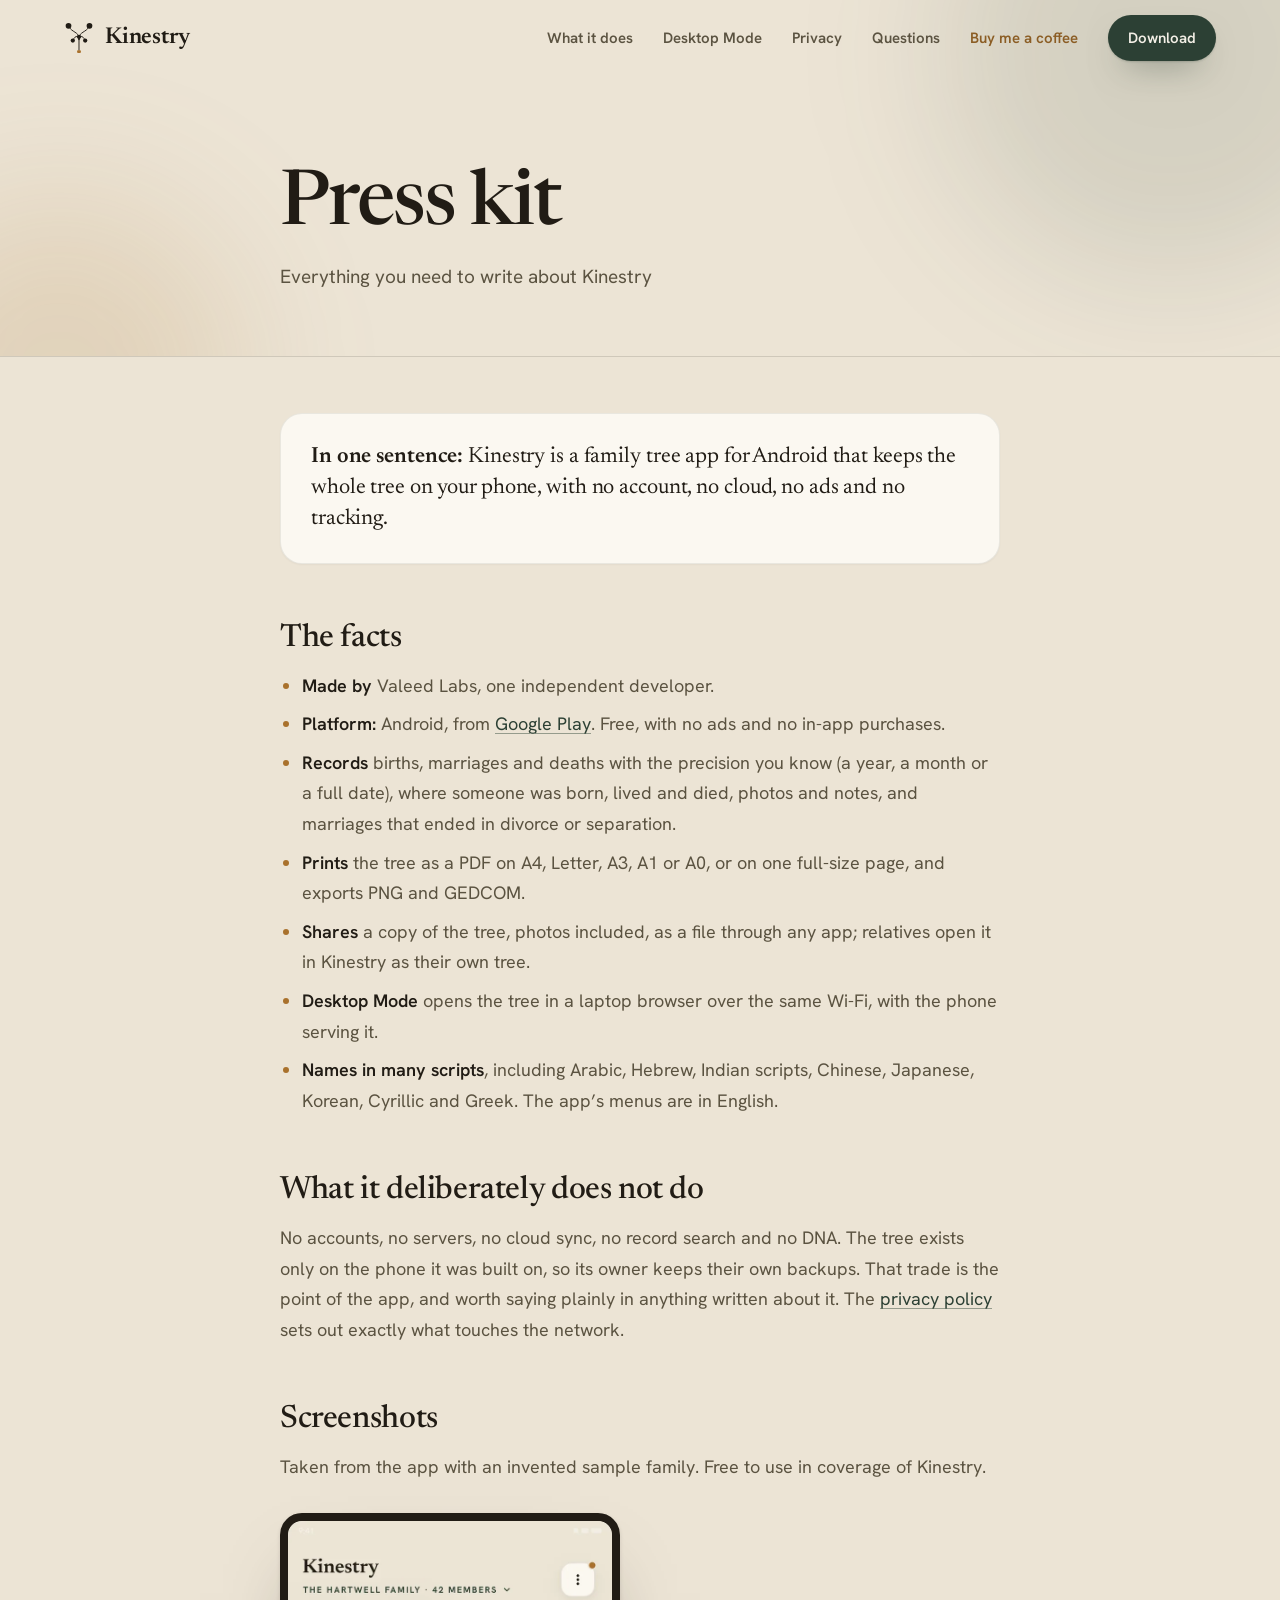
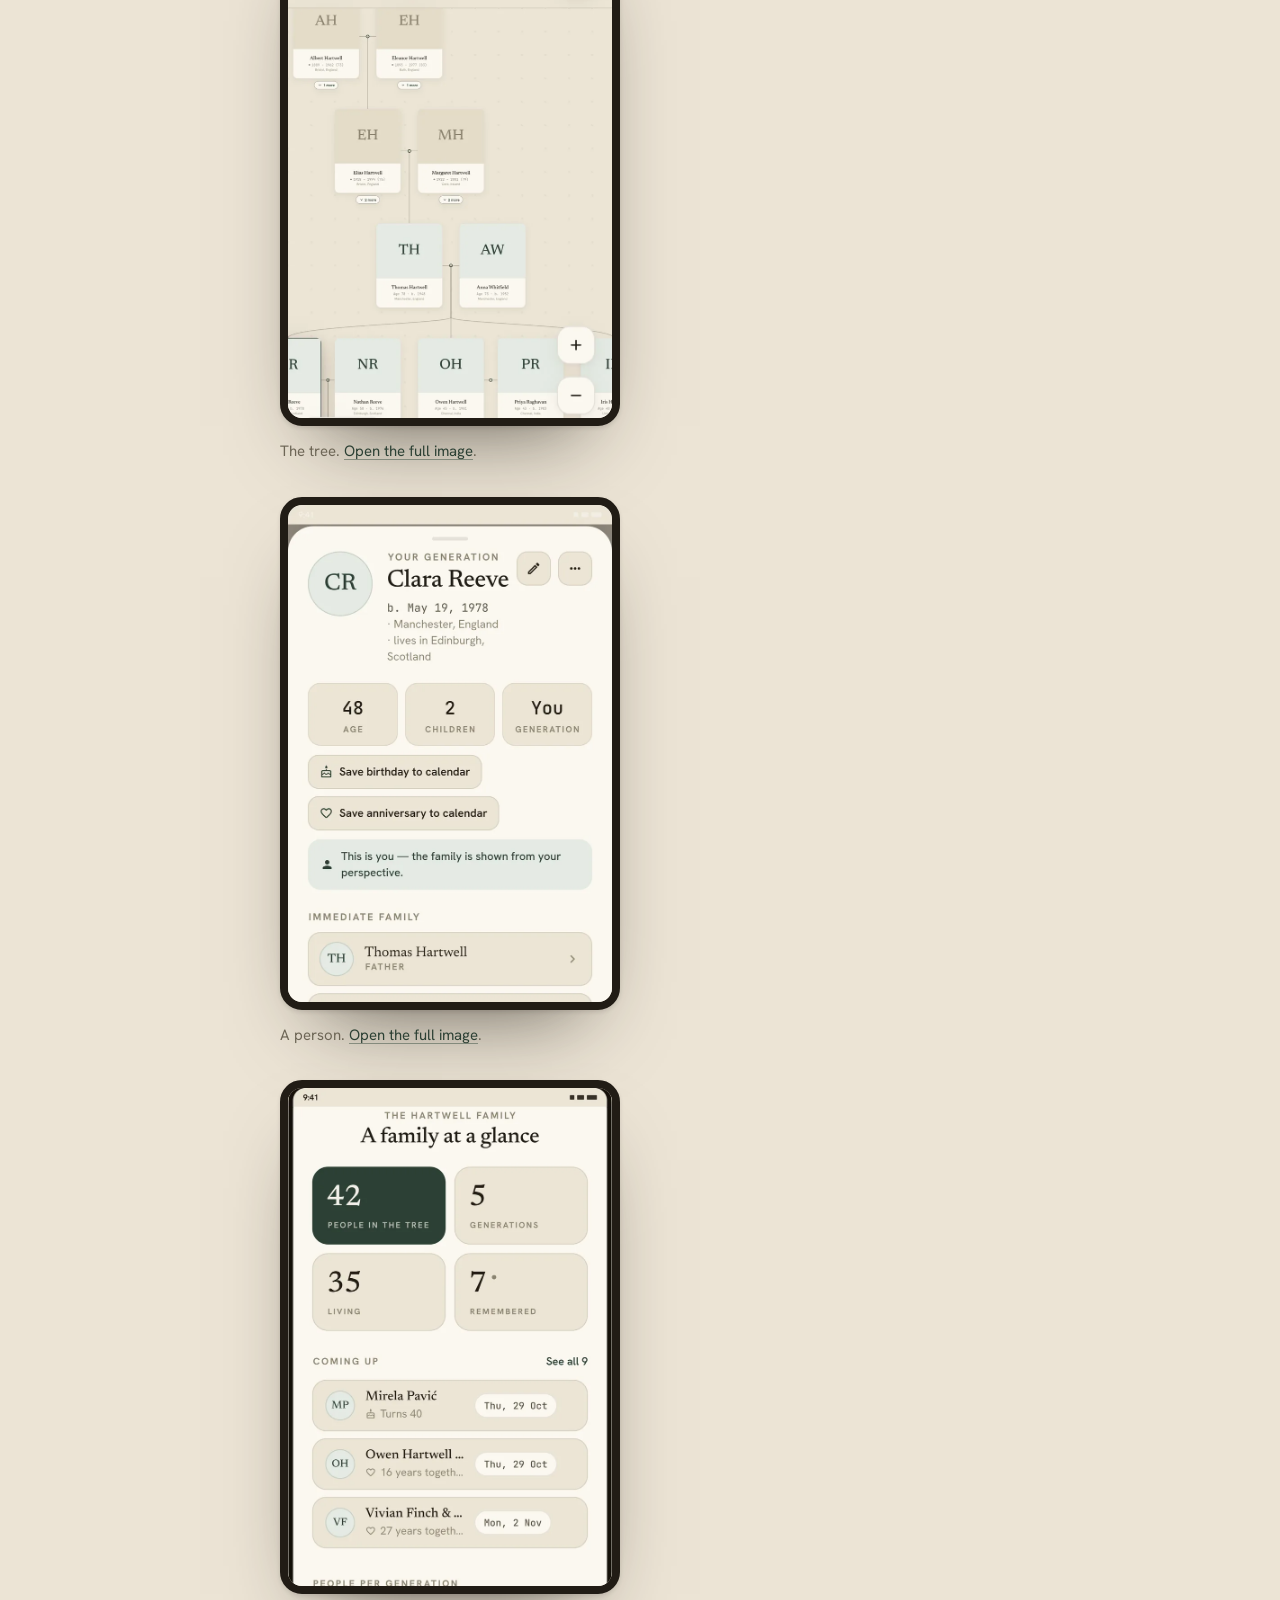
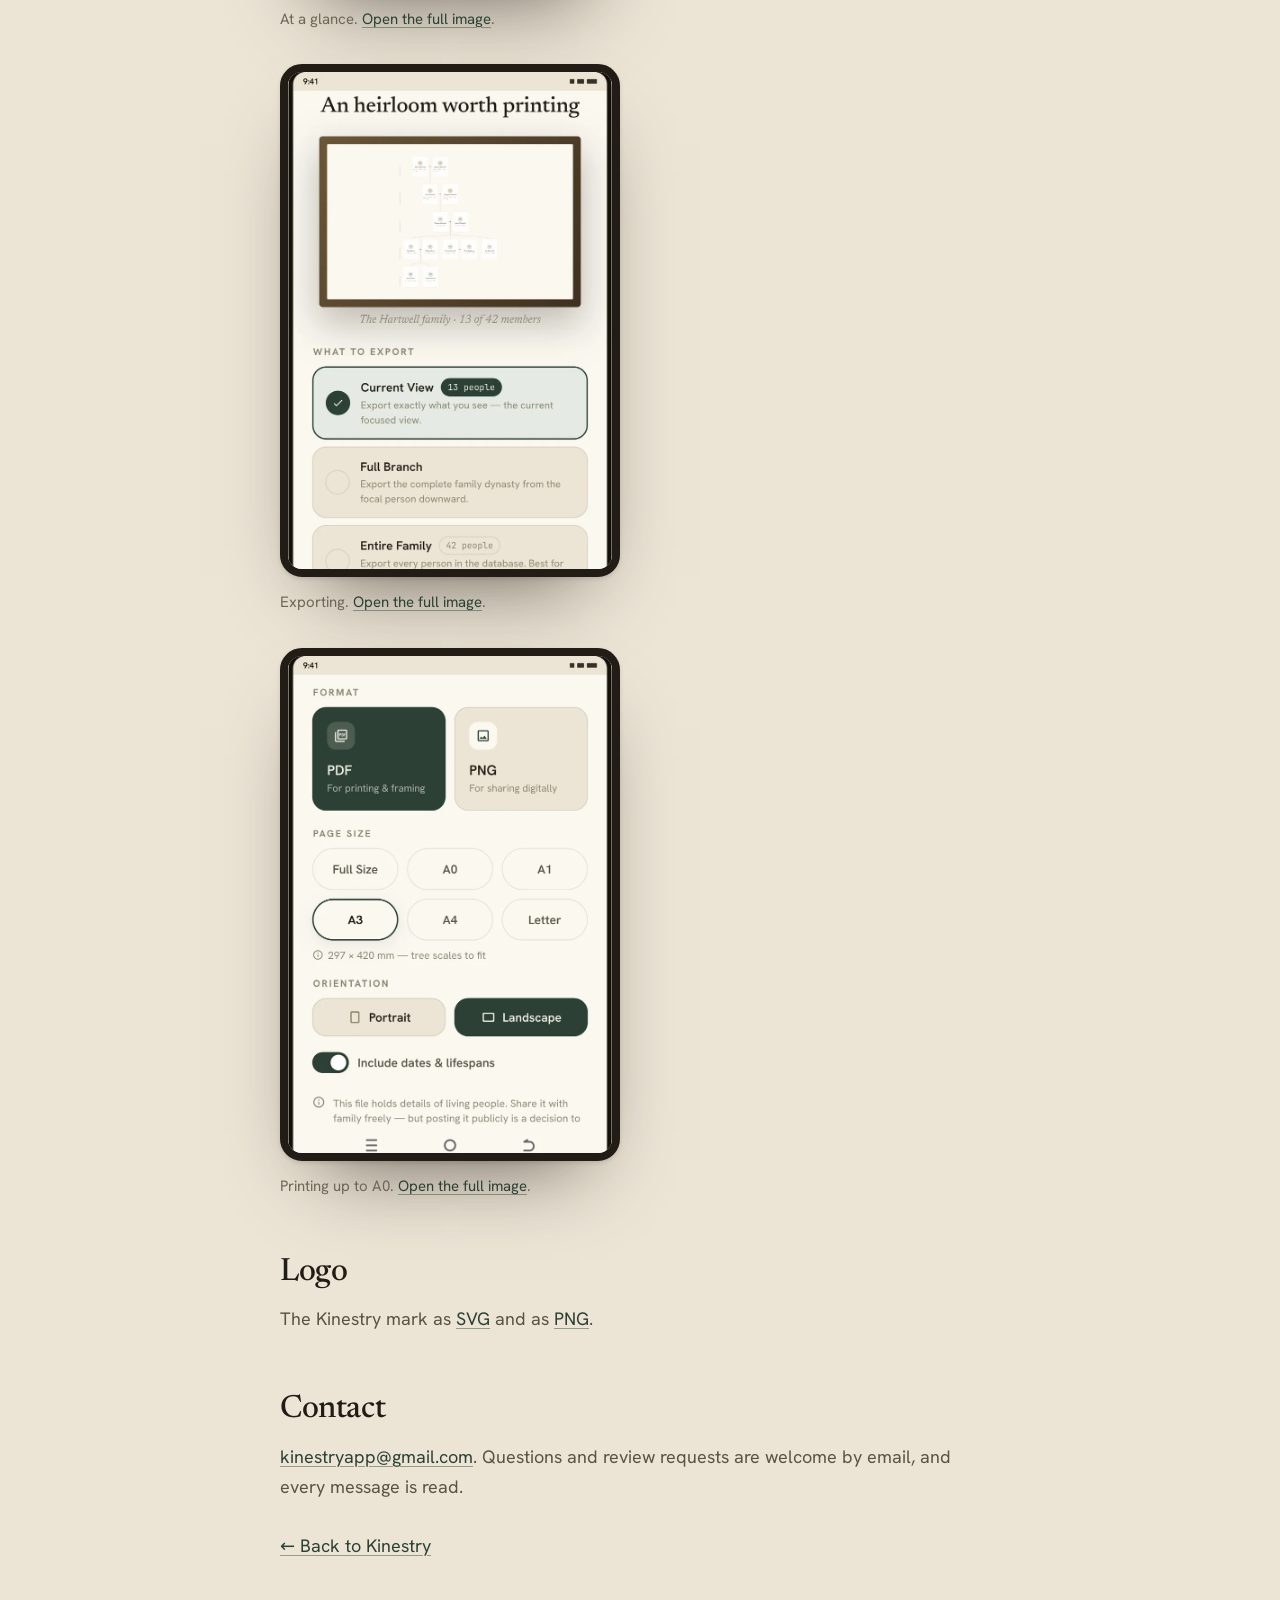
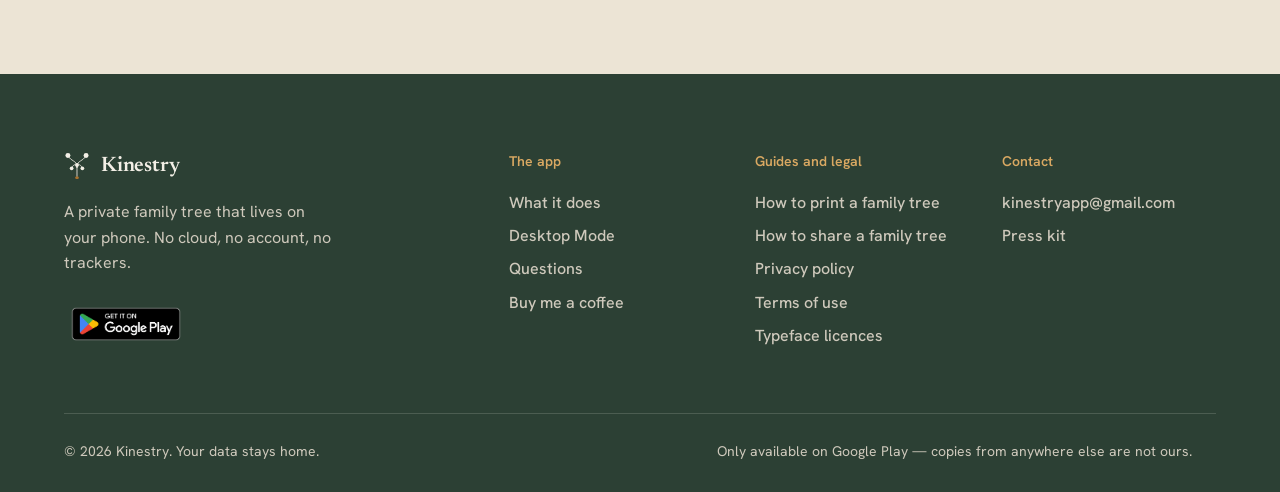
<file: press.html>
<!DOCTYPE html>
<html lang="en-GB">
<head>
<meta charset="UTF-8">
<meta name="viewport" content="width=device-width, initial-scale=1, viewport-fit=cover">
<meta http-equiv="Content-Security-Policy" content="default-src 'self'; script-src 'self'; style-src 'self' 'unsafe-inline'; img-src 'self' blob: data:; font-src 'self'; connect-src 'self'; base-uri 'none'; form-action 'none'; object-src 'none'; frame-src 'none'">
<meta name="referrer" content="strict-origin-when-cross-origin">
<title>Kinestry Press Kit — Facts, Screenshots and Contact</title>
<meta name="description" content="Everything needed to write about Kinestry, the offline family tree app for Android: the facts, what it does not do, screenshots and a contact.">
<link rel="canonical" href="https://kinestry.app/press.html">
<meta property="og:type" content="website">
<meta property="og:site_name" content="Kinestry">
<meta property="og:url" content="https://kinestry.app/press.html">
<meta property="og:title" content="Kinestry press kit">
<meta property="og:description" content="The facts, screenshots and a contact for writing about Kinestry.">
<meta property="og:image" content="https://kinestry.app/og.png">
<meta property="og:image:alt" content="Kinestry — a private, offline family tree.">
<meta name="twitter:card" content="summary_large_image">
<meta name="twitter:title" content="Kinestry press kit">
<meta name="twitter:description" content="The facts, screenshots and a contact for writing about Kinestry.">
<meta name="twitter:image" content="https://kinestry.app/og.png">
<meta name="theme-color" content="#2C4034">
<link rel="icon" type="image/svg+xml" href="favicon.svg">
<link rel="icon" type="image/png" sizes="96x96" href="favicon.png">
<link rel="apple-touch-icon" href="apple-touch-icon.png">

<link rel="preload" href="fonts/newsreader.full.woff2" as="font" type="font/woff2" crossorigin>
<link rel="preload" href="fonts/hankengrotesk.woff2" as="font" type="font/woff2" crossorigin>
<link rel="stylesheet" href="site.css?v=20261114b">
</head>

<body>
<a class="skip" href="#main">Skip to content</a>

<header class="top" id="top">
  <div class="container bar">
    <a class="brand" href="index.html" aria-label="Kinestry home">
      <svg width="30" height="30" viewBox="0 0 100 100" aria-hidden="true">
        <g transform="translate(-23.016,-33.333) scale(1.5873)">
          <g fill="none" stroke="currentColor" stroke-width="2" stroke-linecap="round">
            <path d="M46 78 L46 52"/><path d="M46 52 C46 40 30 40 26 30"/><path d="M46 52 C46 40 62 40 66 30"/>
            <path d="M46 56 C46 48 38 46 34 56"/><path d="M46 56 C46 48 54 46 58 56"/>
          </g>
          <g fill="currentColor">
            <circle cx="46" cy="50" r="4.5"/><circle cx="24" cy="27" r="6"/><circle cx="68" cy="27" r="6"/>
            <circle cx="33" cy="58" r="4.5"/><circle cx="59" cy="58" r="4.5"/>
          </g>
          <rect x="42" y="78" width="8" height="6" rx="2" fill="var(--ochre)"/>
        </g>
      </svg>
      <b>Kinestry</b>
    </a>
    <nav aria-label="Main">
      <a href="index.html#features">What it does</a>
      <a href="index.html#desktop">Desktop Mode</a>
      <a href="index.html#privacy">Privacy</a>
      <a href="index.html#questions">Questions</a>
      <a class="coffee" href="https://www.buymeacoffee.com/kinestry" rel="noopener">Buy me a coffee</a>
      <a class="btn-primary btn-sm" href="https://play.google.com/store/apps/details?id=com.kinestry.kinestry">Download</a>
    </nav>
  </div>
</header>

<main id="main">
<div class="page-head">
  <span class="blob a" aria-hidden="true"></span><span class="blob b" aria-hidden="true"></span>
  <div class="container narrow">
    <h1>Press kit</h1>
    <p class="sub">Everything you need to write about Kinestry</p>
  </div>
</div>
<div class="container narrow prose">

  <div class="card"><b>In one sentence:</b> Kinestry is a family tree app for
  Android that keeps the whole tree on your phone, with no account, no cloud,
  no ads and no tracking.</div>

  <h2>The facts</h2>
  <ul>
    <li><b>Made by</b> Valeed Labs, one independent developer.</li>
    <li><b>Platform:</b> Android, from <a href="https://play.google.com/store/apps/details?id=com.kinestry.kinestry">Google Play</a>. Free, with no ads and no in-app purchases.</li>
    <li><b>Records</b> births, marriages and deaths with the precision you know
    (a year, a month or a full date), where someone was born, lived and died,
    photos and notes, and marriages that ended in divorce or separation.</li>
    <li><b>Prints</b> the tree as a PDF on A4, Letter, A3, A1 or A0, or on one
    full-size page, and exports PNG and GEDCOM.</li>
    <li><b>Shares</b> a copy of the tree, photos included, as a file through any
    app; relatives open it in Kinestry as their own tree.</li>
    <li><b>Desktop Mode</b> opens the tree in a laptop browser over the same
    Wi-Fi, with the phone serving it.</li>
    <li><b>Names in many scripts</b>, including Arabic, Hebrew, Indian scripts,
    Chinese, Japanese, Korean, Cyrillic and Greek. The app&rsquo;s menus are in
    English.</li>
  </ul>

  <h2>What it deliberately does not do</h2>
  <p>No accounts, no servers, no cloud sync, no record search and no DNA. The
  tree exists only on the phone it was built on, so its owner keeps their own
  backups. That trade is the point of the app, and worth saying plainly in
  anything written about it. The <a href="privacy.html">privacy policy</a> sets
  out exactly what touches the network.</p>

  <h2>Screenshots</h2>
  <p>Taken from the app with an invented sample family. Free to use in coverage
  of Kinestry.</p>
  <figure class="shot">
    <a href="shots/01-one-root.webp"><img src="shots/01-one-root.webp" width="720" height="1105" loading="lazy" decoding="async" alt="The family tree canvas, showing the Hartwell sample family"></a>
    <figcaption>The tree. <a href="shots/01-one-root.webp">Open the full image</a>.</figcaption>
  </figure>
  <figure class="shot">
    <a href="shots/04-a-life.webp"><img src="shots/04-a-life.webp" width="720" height="1105" loading="lazy" decoding="async" alt="A person's page, showing her age, children and immediate family"></a>
    <figcaption>A person. <a href="shots/04-a-life.webp">Open the full image</a>.</figcaption>
  </figure>
  <figure class="shot">
    <a href="shots/03-at-a-glance.webp"><img src="shots/03-at-a-glance.webp" width="720" height="1105" loading="lazy" decoding="async" alt="The family at a glance, with the birthdays coming up"></a>
    <figcaption>At a glance. <a href="shots/03-at-a-glance.webp">Open the full image</a>.</figcaption>
  </figure>
  <figure class="shot">
    <a href="shots/02-print-it.webp"><img src="shots/02-print-it.webp" width="720" height="1105" loading="lazy" decoding="async" alt="The export screen with a preview of the tree"></a>
    <figcaption>Exporting. <a href="shots/02-print-it.webp">Open the full image</a>.</figcaption>
  </figure>
  <figure class="shot">
    <a href="shots/05-up-to-a0.webp"><img src="shots/05-up-to-a0.webp" width="720" height="1105" loading="lazy" decoding="async" alt="Choosing a page size from A4 up to A0"></a>
    <figcaption>Printing up to A0. <a href="shots/05-up-to-a0.webp">Open the full image</a>.</figcaption>
  </figure>

  <h2>Logo</h2>
  <p>The Kinestry mark as <a href="mark.svg">SVG</a> and as
  <a href="apple-touch-icon.png">PNG</a>.</p>

  <h2>Contact</h2>
  <p><a href="mailto:kinestryapp@gmail.com">kinestryapp@gmail.com</a>. Questions and
  review requests are welcome by email, and every message is read.</p>

  <p style="margin-top:28px"><a href="index.html">&larr; Back to Kinestry</a></p>
</div>
</main>

<footer class="site-foot">
  <div class="container">
    <div class="foot-top">
      <div class="foot-brand">
        <a class="brand" href="index.html">
        <svg width="26" height="26" viewBox="0 0 100 100" aria-hidden="true">
          <g transform="translate(-23.016,-33.333) scale(1.5873)">
            <g fill="none" stroke="currentColor" stroke-width="2" stroke-linecap="round">
              <path d="M46 78 L46 52"/><path d="M46 52 C46 40 30 40 26 30"/><path d="M46 52 C46 40 62 40 66 30"/>
              <path d="M46 56 C46 48 38 46 34 56"/><path d="M46 56 C46 48 54 46 58 56"/>
            </g>
            <g fill="currentColor">
              <circle cx="46" cy="50" r="4.5"/><circle cx="24" cy="27" r="6"/><circle cx="68" cy="27" r="6"/>
              <circle cx="33" cy="58" r="4.5"/><circle cx="59" cy="58" r="4.5"/>
            </g>
            <rect x="42" y="78" width="8" height="6" rx="2" fill="var(--ochre)"/>
          </g>
        </svg>
        <b style="font-size:21px">Kinestry</b>
        </a>
        <p>A private family tree that lives on your phone. No cloud, no account, no trackers.</p>
        <a class="play-badge" href="https://play.google.com/store/apps/details?id=com.kinestry.kinestry"><img src="google-play-badge.png" alt="Get it on Google Play" width="646" height="250" loading="lazy" decoding="async"></a>
      </div>
      <nav class="foot-cols" aria-label="Footer">
        <div>
          <p class="foot-h">The app</p>
          <a href="index.html#features">What it does</a>
          <a href="index.html#desktop">Desktop Mode</a>
          <a href="index.html#questions">Questions</a>
          <a href="https://www.buymeacoffee.com/kinestry" rel="noopener">Buy me a coffee</a>
        </div>
        <div>
          <p class="foot-h">Guides and legal</p>
          <a href="print-family-tree.html">How to print a family tree</a>
          <a href="share-family-tree.html">How to share a family tree</a>
          <a href="privacy.html">Privacy policy</a>
          <a href="terms.html">Terms of use</a>
          <a href="fonts/OFL.txt">Typeface licences</a>
        </div>
        <div>
          <p class="foot-h">Contact</p>
          <a href="mailto:kinestryapp@gmail.com">kinestryapp@gmail.com</a>
          <a href="press.html">Press kit</a>
        </div>
      </nav>
    </div>
    <div class="foot-bottom">
      <span>© 2026 Kinestry. Your data stays home.</span>
      <span>Only available on Google Play — copies from anywhere else are not ours.</span>
    </div>
  </div>
</footer>
<script src="site.js?v=20261114b" defer></script>
</body>
</html>
</file>
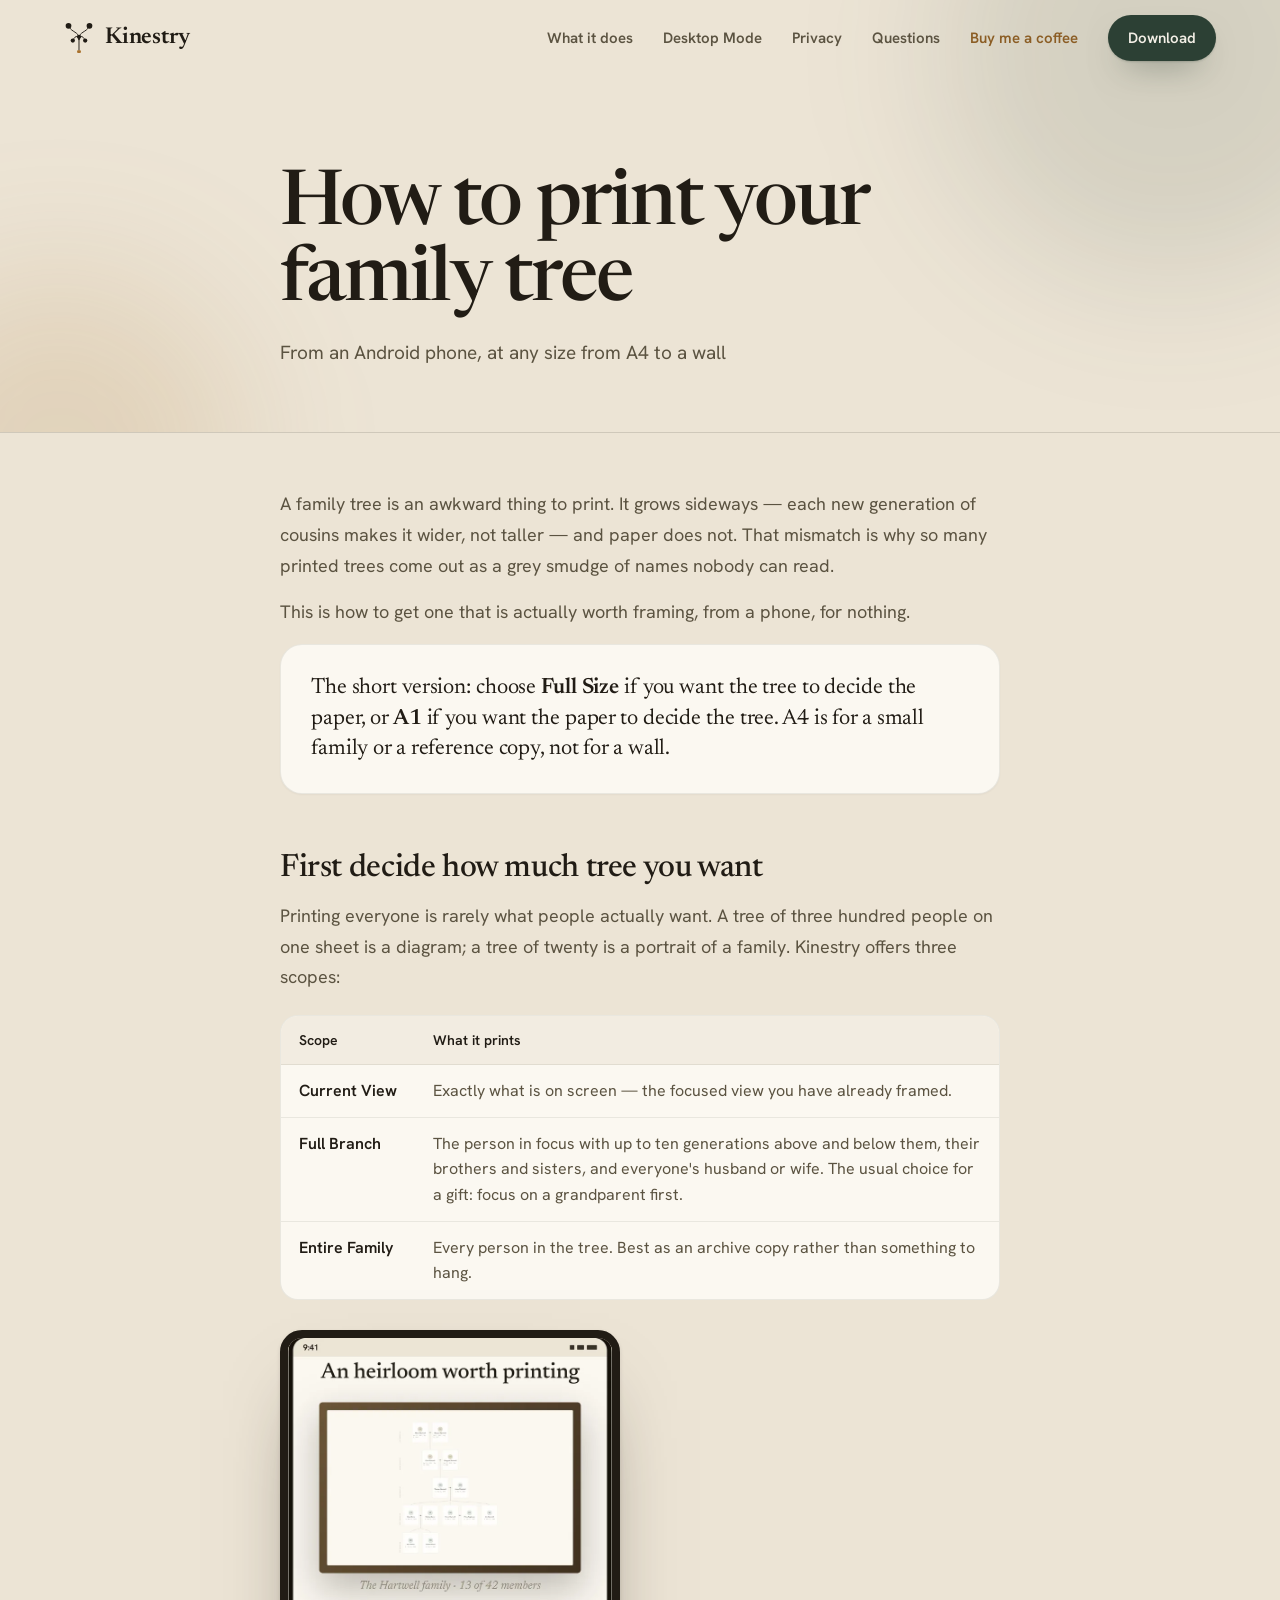
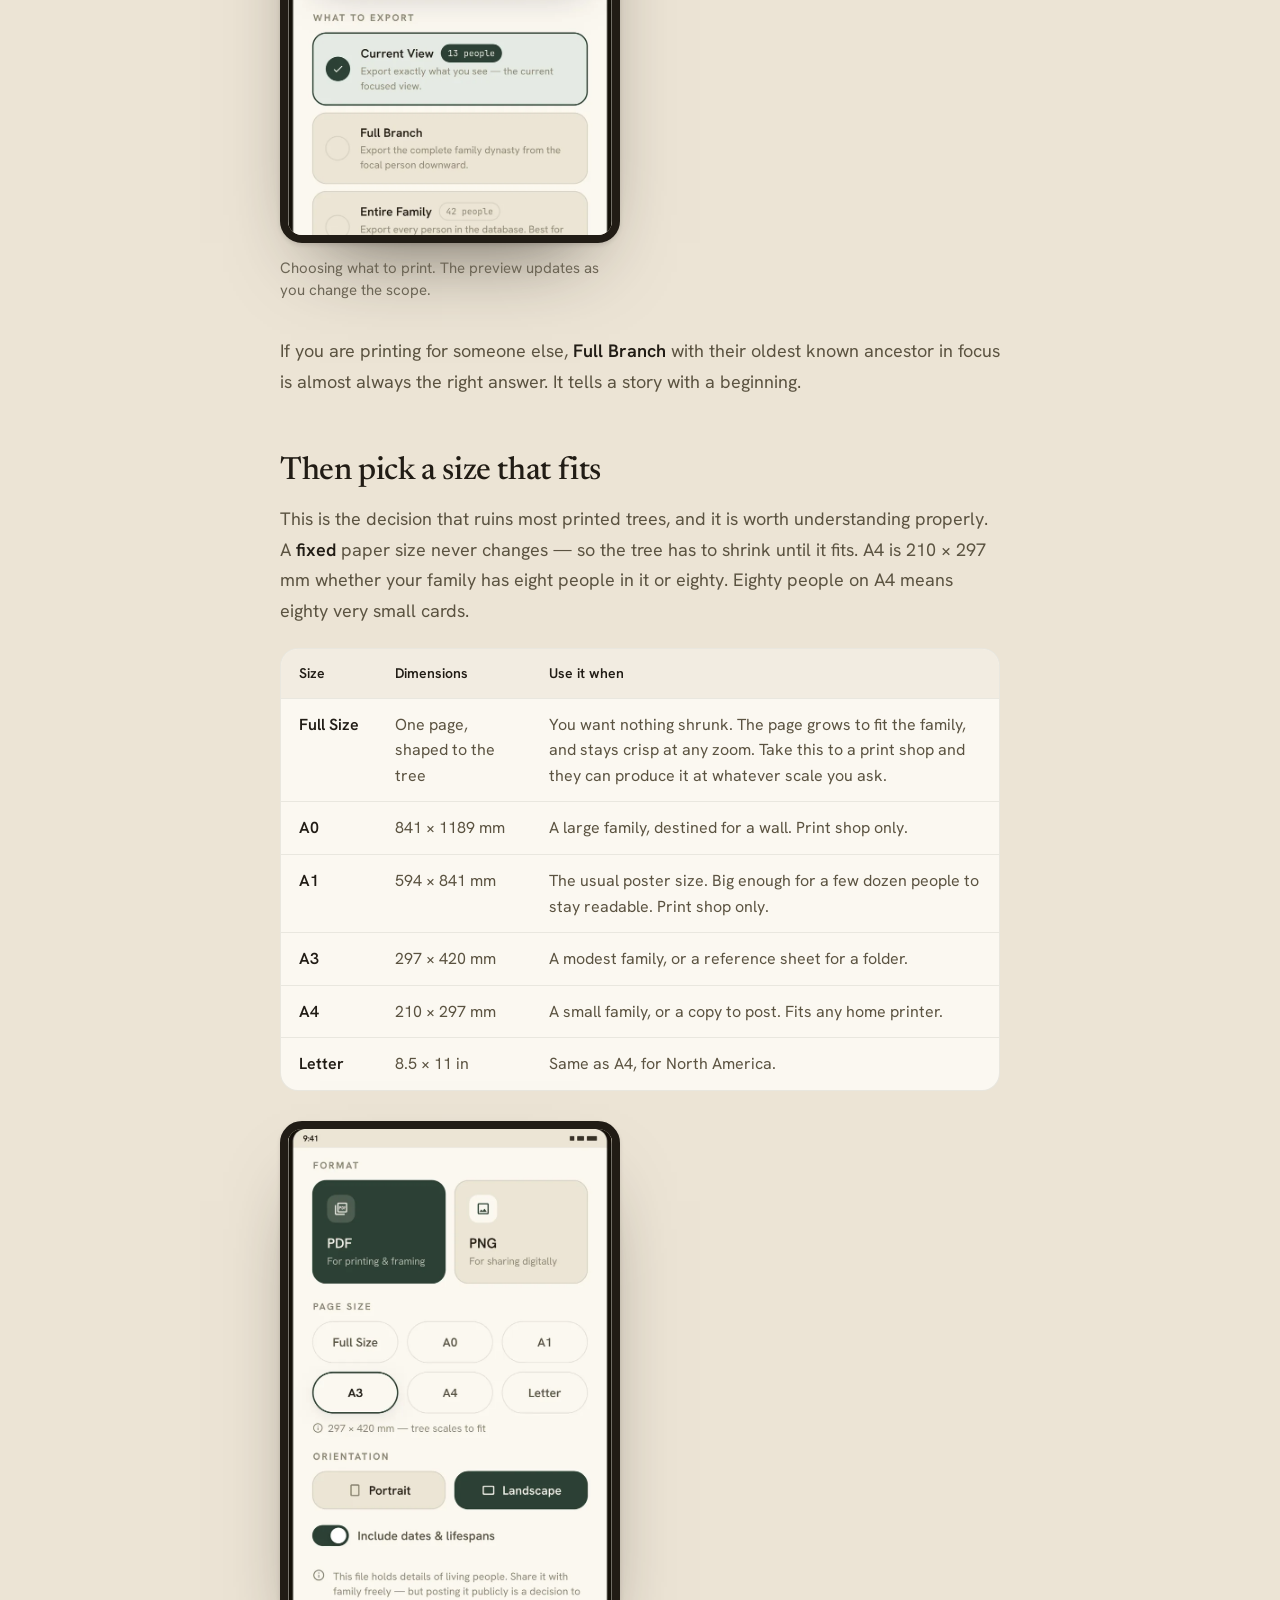
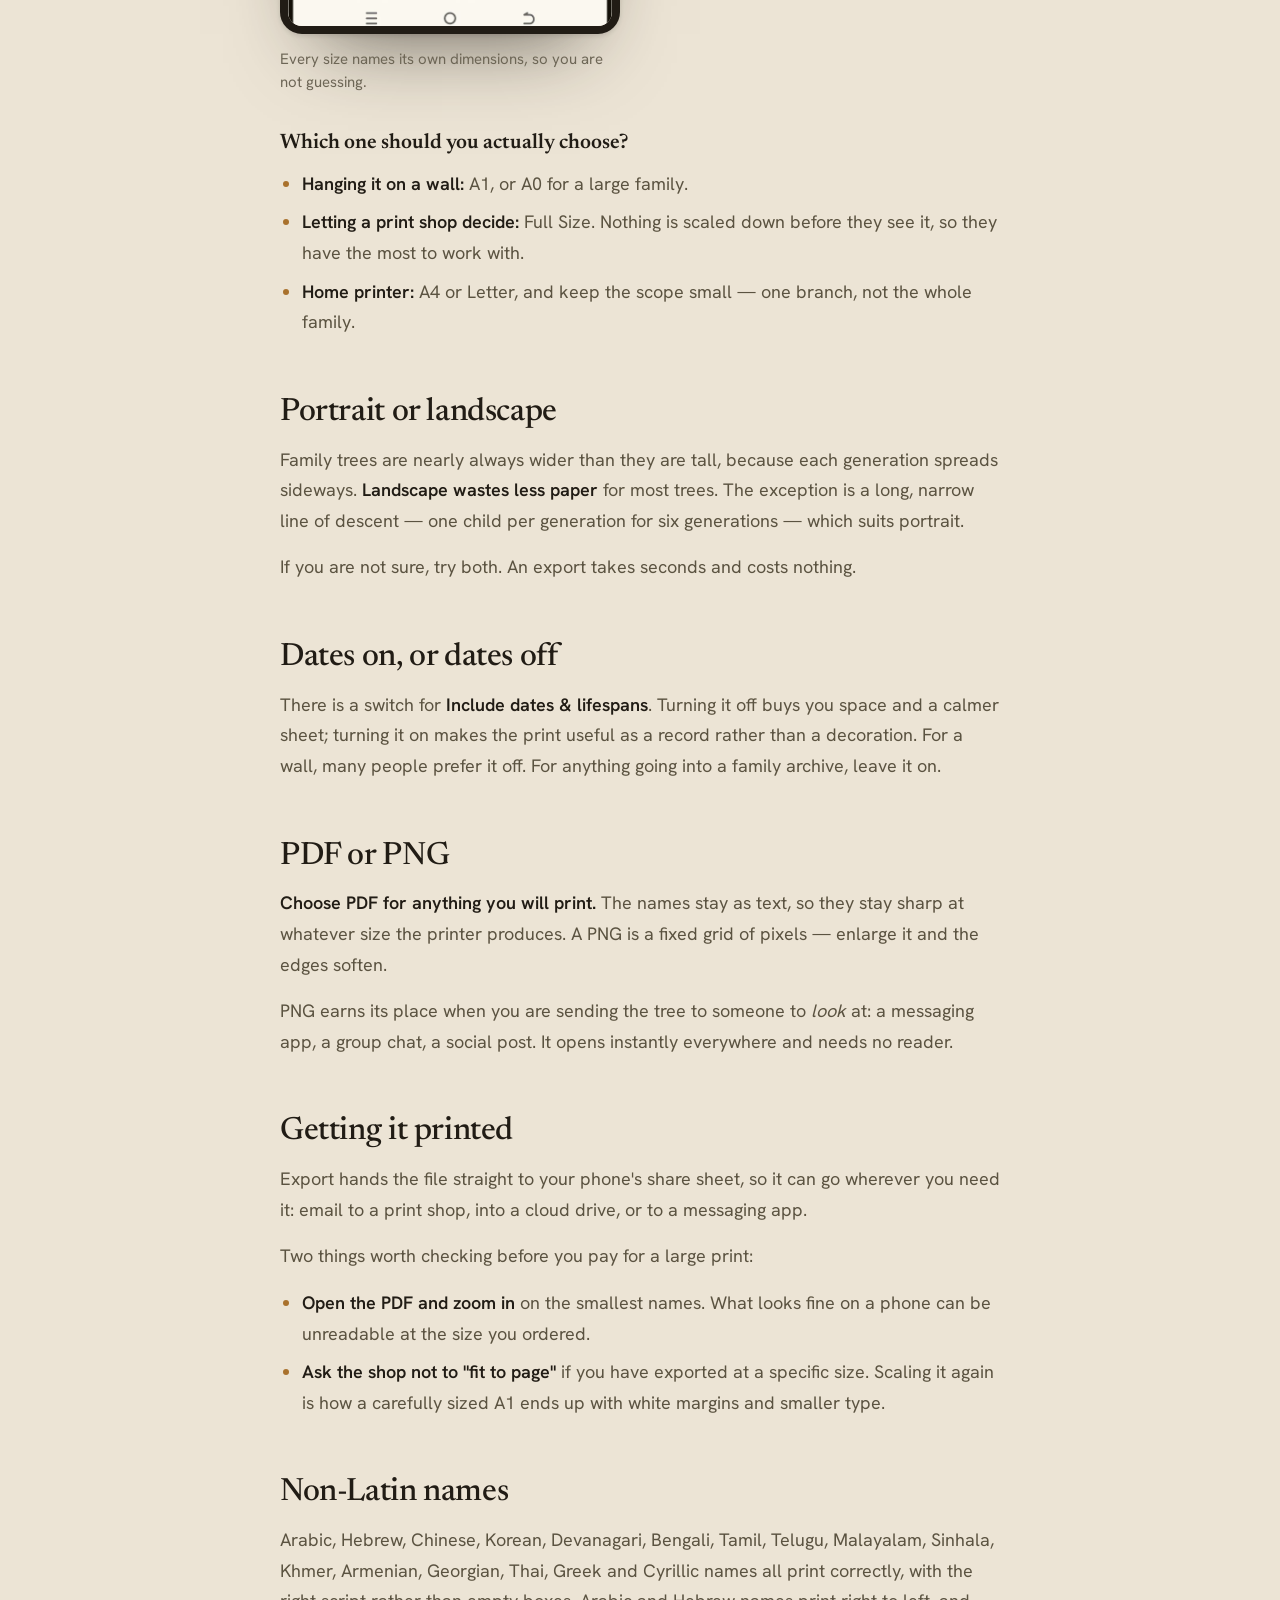
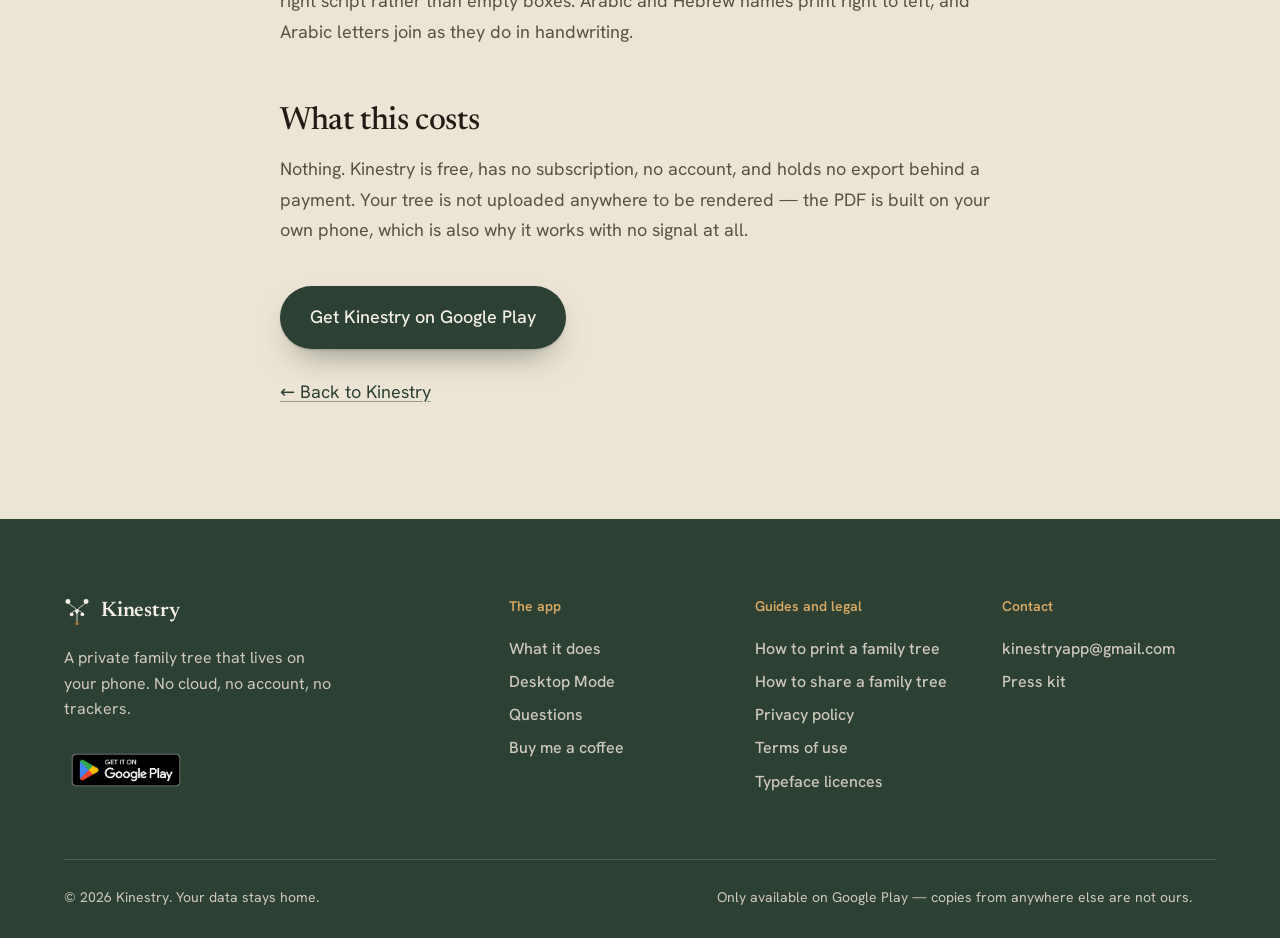
<file: print-family-tree.html>
<!DOCTYPE html>
<html lang="en-GB">
<head>
<meta charset="UTF-8">
<meta name="viewport" content="width=device-width, initial-scale=1, viewport-fit=cover">
<meta http-equiv="Content-Security-Policy" content="default-src 'self'; script-src 'self'; style-src 'self' 'unsafe-inline'; img-src 'self' blob: data:; font-src 'self'; connect-src 'self'; base-uri 'none'; form-action 'none'; object-src 'none'; frame-src 'none'">
<meta name="referrer" content="strict-origin-when-cross-origin">
<title>How to Print Your Family Tree from a Phone — Free, Any Size</title>
<meta name="description" content="Print a family tree from an Android phone: which paper size actually fits, why A4 shrinks a big family, and how to get a wall-sized chart from a print shop. Free, no account.">
<link rel="canonical" href="https://kinestry.app/print-family-tree.html">
<meta property="og:type" content="article">
<meta property="og:site_name" content="Kinestry">
<meta property="og:url" content="https://kinestry.app/print-family-tree.html">
<meta property="og:title" content="How to Print Your Family Tree from a Phone">
<meta property="og:description" content="Which paper size actually fits, why A4 shrinks a big family, and how to get a wall-sized chart printed.">
<meta property="og:image" content="https://kinestry.app/og.png">
<meta property="og:image:alt" content="Kinestry — a private, offline family tree.">
<meta name="twitter:card" content="summary_large_image">
<meta name="twitter:title" content="How to Print Your Family Tree from a Phone">
<meta name="twitter:description" content="Which paper size actually fits, why A4 shrinks a big family, and how to get a wall-sized chart printed.">
<meta name="twitter:image" content="https://kinestry.app/og.png">
<meta name="theme-color" content="#2C4034">
<link rel="icon" type="image/svg+xml" href="favicon.svg">
<link rel="icon" type="image/png" sizes="96x96" href="favicon.png">
<link rel="apple-touch-icon" href="apple-touch-icon.png">

<link rel="preload" href="fonts/newsreader.full.woff2" as="font" type="font/woff2" crossorigin>
<link rel="preload" href="fonts/hankengrotesk.woff2" as="font" type="font/woff2" crossorigin>
<link rel="stylesheet" href="site.css?v=20261114b">
<script type="application/ld+json">
{
  "@context": "https://schema.org",
  "@type": "HowTo",
  "name": "How to print a family tree from an Android phone",
  "description": "Choose how much of the tree to print, pick a paper size that fits it, and export a PDF you can take to a print shop.",
  "totalTime": "PT5M",
  "tool": [{ "@type": "HowToTool", "name": "An Android phone with Kinestry installed" }],
  "step": [
    {
      "@type": "HowToStep",
      "name": "Decide how much of the tree to print",
      "text": "Choose Current View for exactly what is on screen, Full Branch for the person in focus with up to ten generations above and below them, their brothers and sisters and everyone's husband or wife, or Entire Family for every person in the tree."
    },
    {
      "@type": "HowToStep",
      "name": "Pick a paper size",
      "text": "Full Size makes one page shaped to the tree itself. A4, A3 and Letter scale the whole tree down to fit, so the more people, the smaller the type. A0 and A1 are wall sheets a print shop can produce."
    },
    {
      "@type": "HowToStep",
      "name": "Choose portrait or landscape",
      "text": "Most family trees are wider than they are tall, so landscape usually wastes less paper."
    },
    {
      "@type": "HowToStep",
      "name": "Export and share the PDF",
      "text": "Export writes a PDF and hands it to the share sheet, so it can go straight to a print shop, a cloud drive, or a messaging app."
    }
  ]
}
</script>
<script type="application/ld+json">
{
  "@context": "https://schema.org",
  "@type": "FAQPage",
  "mainEntity": [
    {
      "@type": "Question",
      "name": "Why does my family tree look tiny when I print it on A4?",
      "acceptedAnswer": {
        "@type": "Answer",
        "text": "Because a fixed paper size scales the whole tree down until it fits. A4 is 210 by 297 mm whatever the size of your family, so forty people on one A4 sheet means forty small cards. Use Full Size, or print at A1 or A0, if the tree is large."
      }
    },
    {
      "@type": "Question",
      "name": "Can I print a family tree without a subscription or an account?",
      "acceptedAnswer": {
        "@type": "Answer",
        "text": "Yes. Kinestry is free, has no account and no subscription, and exports PDF and PNG with nothing held back. The tree never leaves your device to be printed."
      }
    },
    {
      "@type": "Question",
      "name": "What size should a family tree poster be?",
      "acceptedAnswer": {
        "@type": "Answer",
        "text": "A1 at 594 by 841 mm suits most families of a few dozen people on a wall. A0 at 841 by 1189 mm is the next step up for large trees. Both usually need a print shop rather than a home printer."
      }
    },
    {
      "@type": "Question",
      "name": "Is PDF or PNG better for printing a family tree?",
      "acceptedAnswer": {
        "@type": "Answer",
        "text": "PDF, in nearly every case. The text stays as text, so it is sharp at any size a printer can produce. A PNG is a fixed grid of pixels and will soften as it is enlarged."
      }
    }
  ]
}
</script>
</head>

<body>
<a class="skip" href="#main">Skip to content</a>

<header class="top" id="top">
  <div class="container bar">
    <a class="brand" href="index.html" aria-label="Kinestry home">
      <svg width="30" height="30" viewBox="0 0 100 100" aria-hidden="true">
        <g transform="translate(-23.016,-33.333) scale(1.5873)">
          <g fill="none" stroke="currentColor" stroke-width="2" stroke-linecap="round">
            <path d="M46 78 L46 52"/><path d="M46 52 C46 40 30 40 26 30"/><path d="M46 52 C46 40 62 40 66 30"/>
            <path d="M46 56 C46 48 38 46 34 56"/><path d="M46 56 C46 48 54 46 58 56"/>
          </g>
          <g fill="currentColor">
            <circle cx="46" cy="50" r="4.5"/><circle cx="24" cy="27" r="6"/><circle cx="68" cy="27" r="6"/>
            <circle cx="33" cy="58" r="4.5"/><circle cx="59" cy="58" r="4.5"/>
          </g>
          <rect x="42" y="78" width="8" height="6" rx="2" fill="var(--ochre)"/>
        </g>
      </svg>
      <b>Kinestry</b>
    </a>
    <nav aria-label="Main">
      <a href="index.html#features">What it does</a>
      <a href="index.html#desktop">Desktop Mode</a>
      <a href="index.html#privacy">Privacy</a>
      <a href="index.html#questions">Questions</a>
      <a class="coffee" href="https://www.buymeacoffee.com/kinestry" rel="noopener">Buy me a coffee</a>
      <a class="btn-primary btn-sm" href="https://play.google.com/store/apps/details?id=com.kinestry.kinestry">Download</a>
    </nav>
  </div>
</header>

<main id="main">
<div class="page-head">
  <span class="blob a" aria-hidden="true"></span><span class="blob b" aria-hidden="true"></span>
  <div class="container narrow">
    <h1>How to print your family tree</h1>
    <p class="sub">From an Android phone, at any size from A4 to a wall</p>
  </div>
</div>
<div class="container narrow prose">

  <p>A family tree is an awkward thing to print. It grows sideways — each new
  generation of cousins makes it wider, not taller — and paper does not. That
  mismatch is why so many printed trees come out as a grey smudge of names
  nobody can read.</p>

  <p>This is how to get one that is actually worth framing, from a phone, for
  nothing.</p>

  <div class="card">The short version: choose <b>Full Size</b> if you want the
  tree to decide the paper, or <b>A1</b> if you want the paper to decide the
  tree. A4 is for a small family or a reference copy, not for a wall.</div>

  <h2>First decide how much tree you want</h2>

  <p>Printing everyone is rarely what people actually want. A tree of three
  hundred people on one sheet is a diagram; a tree of twenty is a portrait of a
  family. Kinestry offers three scopes:</p>

  <div class="table-wrap"><table>
    <tr><th>Scope</th><th>What it prints</th></tr>
    <tr><td><b>Current View</b></td><td>Exactly what is on screen — the focused view you have already framed.</td></tr>
    <tr><td><b>Full Branch</b></td><td>The person in focus with up to ten generations above and below them, their brothers and sisters, and everyone's husband or wife. The usual choice for a gift: focus on a grandparent first.</td></tr>
    <tr><td><b>Entire Family</b></td><td>Every person in the tree. Best as an archive copy rather than something to hang.</td></tr>
  </table></div>

  <figure class="shot">
    <img src="shots/02-print-it.webp" width="720" height="1105" loading="lazy" decoding="async"
         alt="The export screen showing a preview of the tree and the three scope choices">
    <figcaption>Choosing what to print. The preview updates as you change the scope.</figcaption>
  </figure>

  <p>If you are printing for someone else, <b>Full Branch</b> with their
  oldest known ancestor in focus is almost always the right answer. It tells a story
  with a beginning.</p>

  <h2>Then pick a size that fits</h2>

  <p>This is the decision that ruins most printed trees, and it is worth
  understanding properly. A <b>fixed</b> paper size never changes — so the tree
  has to shrink until it fits. A4 is 210 × 297 mm whether your family has eight
  people in it or eighty. Eighty people on A4 means eighty very small cards.</p>

  <div class="table-wrap"><table>
    <tr><th>Size</th><th>Dimensions</th><th>Use it when</th></tr>
    <tr><td><b>Full Size</b></td><td>One page, shaped to the tree</td><td>You want nothing shrunk. The page grows to fit the family, and stays crisp at any zoom. Take this to a print shop and they can produce it at whatever scale you ask.</td></tr>
    <tr><td><b>A0</b></td><td>841 × 1189 mm</td><td>A large family, destined for a wall. Print shop only.</td></tr>
    <tr><td><b>A1</b></td><td>594 × 841 mm</td><td>The usual poster size. Big enough for a few dozen people to stay readable. Print shop only.</td></tr>
    <tr><td><b>A3</b></td><td>297 × 420 mm</td><td>A modest family, or a reference sheet for a folder.</td></tr>
    <tr><td><b>A4</b></td><td>210 × 297 mm</td><td>A small family, or a copy to post. Fits any home printer.</td></tr>
    <tr><td><b>Letter</b></td><td>8.5 × 11 in</td><td>Same as A4, for North America.</td></tr>
  </table></div>

  <figure class="shot">
    <img src="shots/05-up-to-a0.webp" width="720" height="1105" loading="lazy" decoding="async"
         alt="Format, page size and orientation options, with A3 selected and its dimensions shown">
    <figcaption>Every size names its own dimensions, so you are not guessing.</figcaption>
  </figure>

  <h3>Which one should you actually choose?</h3>
  <ul>
    <li><b>Hanging it on a wall:</b> A1, or A0 for a large family.</li>
    <li><b>Letting a print shop decide:</b> Full Size. Nothing is scaled down before they see it, so they have the most to work with.</li>
    <li><b>Home printer:</b> A4 or Letter, and keep the scope small — one branch, not the whole family.</li>
  </ul>

  <h2>Portrait or landscape</h2>

  <p>Family trees are nearly always wider than they are tall, because each
  generation spreads sideways. <b>Landscape wastes less paper</b> for most
  trees. The exception is a long, narrow line of descent — one child per
  generation for six generations — which suits portrait.</p>

  <p>If you are not sure, try both. An export takes seconds and costs nothing.</p>

  <h2>Dates on, or dates off</h2>

  <p>There is a switch for <b>Include dates &amp; lifespans</b>. Turning it off
  buys you space and a calmer sheet; turning it on makes the print useful as a
  record rather than a decoration. For a wall, many people prefer it off. For
  anything going into a family archive, leave it on.</p>

  <h2>PDF or PNG</h2>

  <p><b>Choose PDF for anything you will print.</b> The names stay as text, so
  they stay sharp at whatever size the printer produces. A PNG is a fixed grid
  of pixels — enlarge it and the edges soften.</p>

  <p>PNG earns its place when you are sending the tree to someone to
  <em>look</em> at: a messaging app, a group chat, a social post. It opens
  instantly everywhere and needs no reader.</p>

  <h2>Getting it printed</h2>

  <p>Export hands the file straight to your phone's share sheet, so it can go
  wherever you need it: email to a print shop, into a cloud drive, or to a
  messaging app.</p>

  <p>Two things worth checking before you pay for a large print:</p>
  <ul>
    <li><b>Open the PDF and zoom in</b> on the smallest names. What looks fine
    on a phone can be unreadable at the size you ordered.</li>
    <li><b>Ask the shop not to "fit to page"</b> if you have exported at a
    specific size. Scaling it again is how a carefully sized A1 ends up with
    white margins and smaller type.</li>
  </ul>

  <h2>Non-Latin names</h2>

  <p>Arabic, Hebrew, Chinese, Korean, Devanagari, Bengali, Tamil, Telugu,
  Malayalam, Sinhala, Khmer, Armenian, Georgian, Thai, Greek and Cyrillic names
  all print correctly, with the right script rather than empty boxes. Arabic
  and Hebrew names print right to left, and Arabic letters join as they do in
  handwriting.</p>

  <h2>What this costs</h2>

  <p>Nothing. Kinestry is free, has no subscription, no account, and holds no
  export behind a payment. Your tree is not uploaded anywhere to be rendered —
  the PDF is built on your own phone, which is also why it works with no
  signal at all.</p>

  <div class="cta-row">
    <a class="btn-primary" href="https://play.google.com/store/apps/details?id=com.kinestry.kinestry">Get Kinestry on Google Play</a>
  </div>

  <p style="margin-top:28px"><a href="index.html">← Back to Kinestry</a></p>
</div>
</main>

<footer class="site-foot">
  <div class="container">
    <div class="foot-top">
      <div class="foot-brand">
        <a class="brand" href="index.html">
        <svg width="26" height="26" viewBox="0 0 100 100" aria-hidden="true">
          <g transform="translate(-23.016,-33.333) scale(1.5873)">
            <g fill="none" stroke="currentColor" stroke-width="2" stroke-linecap="round">
              <path d="M46 78 L46 52"/><path d="M46 52 C46 40 30 40 26 30"/><path d="M46 52 C46 40 62 40 66 30"/>
              <path d="M46 56 C46 48 38 46 34 56"/><path d="M46 56 C46 48 54 46 58 56"/>
            </g>
            <g fill="currentColor">
              <circle cx="46" cy="50" r="4.5"/><circle cx="24" cy="27" r="6"/><circle cx="68" cy="27" r="6"/>
              <circle cx="33" cy="58" r="4.5"/><circle cx="59" cy="58" r="4.5"/>
            </g>
            <rect x="42" y="78" width="8" height="6" rx="2" fill="var(--ochre)"/>
          </g>
        </svg>
        <b style="font-size:21px">Kinestry</b>
        </a>
        <p>A private family tree that lives on your phone. No cloud, no account, no trackers.</p>
        <a class="play-badge" href="https://play.google.com/store/apps/details?id=com.kinestry.kinestry"><img src="google-play-badge.png" alt="Get it on Google Play" width="646" height="250" loading="lazy" decoding="async"></a>
      </div>
      <nav class="foot-cols" aria-label="Footer">
        <div>
          <p class="foot-h">The app</p>
          <a href="index.html#features">What it does</a>
          <a href="index.html#desktop">Desktop Mode</a>
          <a href="index.html#questions">Questions</a>
          <a href="https://www.buymeacoffee.com/kinestry" rel="noopener">Buy me a coffee</a>
        </div>
        <div>
          <p class="foot-h">Guides and legal</p>
          <a href="print-family-tree.html">How to print a family tree</a>
          <a href="share-family-tree.html">How to share a family tree</a>
          <a href="privacy.html">Privacy policy</a>
          <a href="terms.html">Terms of use</a>
          <a href="fonts/OFL.txt">Typeface licences</a>
        </div>
        <div>
          <p class="foot-h">Contact</p>
          <a href="mailto:kinestryapp@gmail.com">kinestryapp@gmail.com</a>
          <a href="press.html">Press kit</a>
        </div>
      </nav>
    </div>
    <div class="foot-bottom">
      <span>© 2026 Kinestry. Your data stays home.</span>
      <span>Only available on Google Play — copies from anywhere else are not ours.</span>
    </div>
  </div>
</footer>
<script src="site.js?v=20261114b" defer></script>
</body>
</html>
</file>
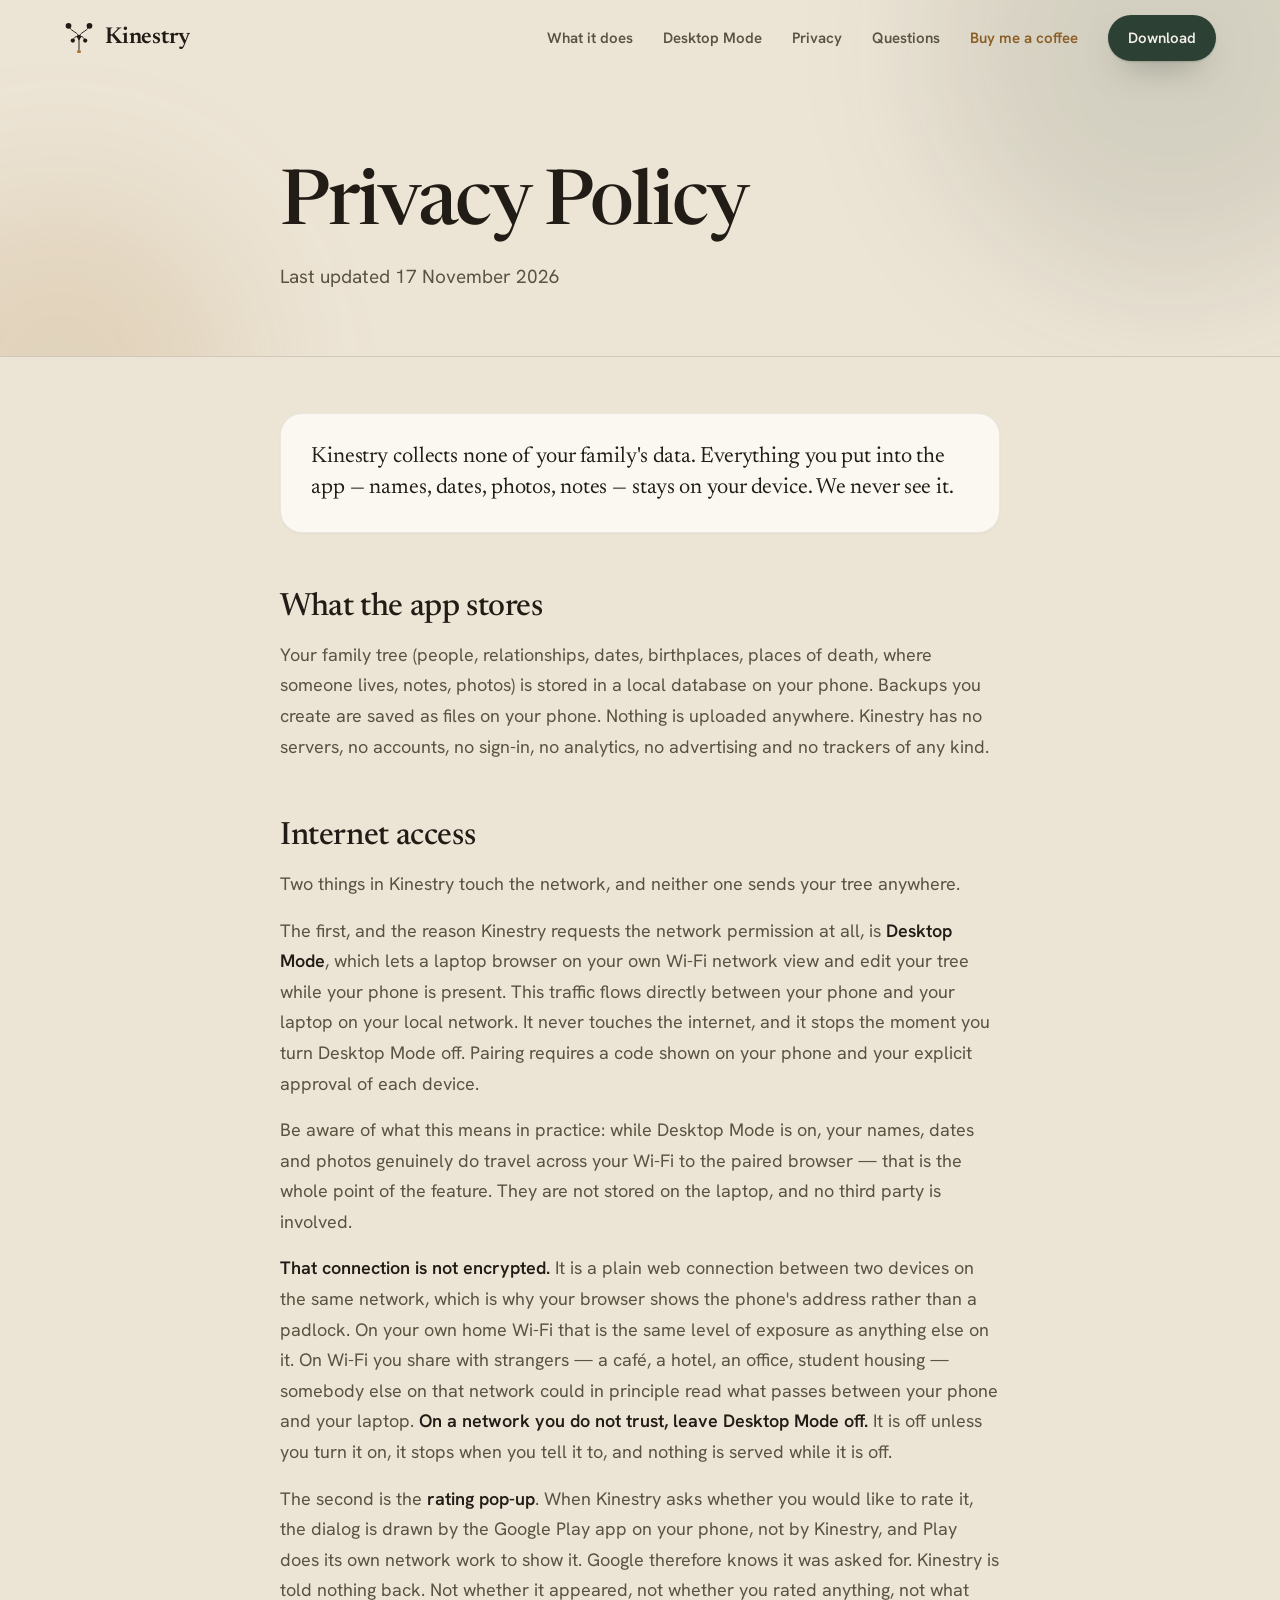
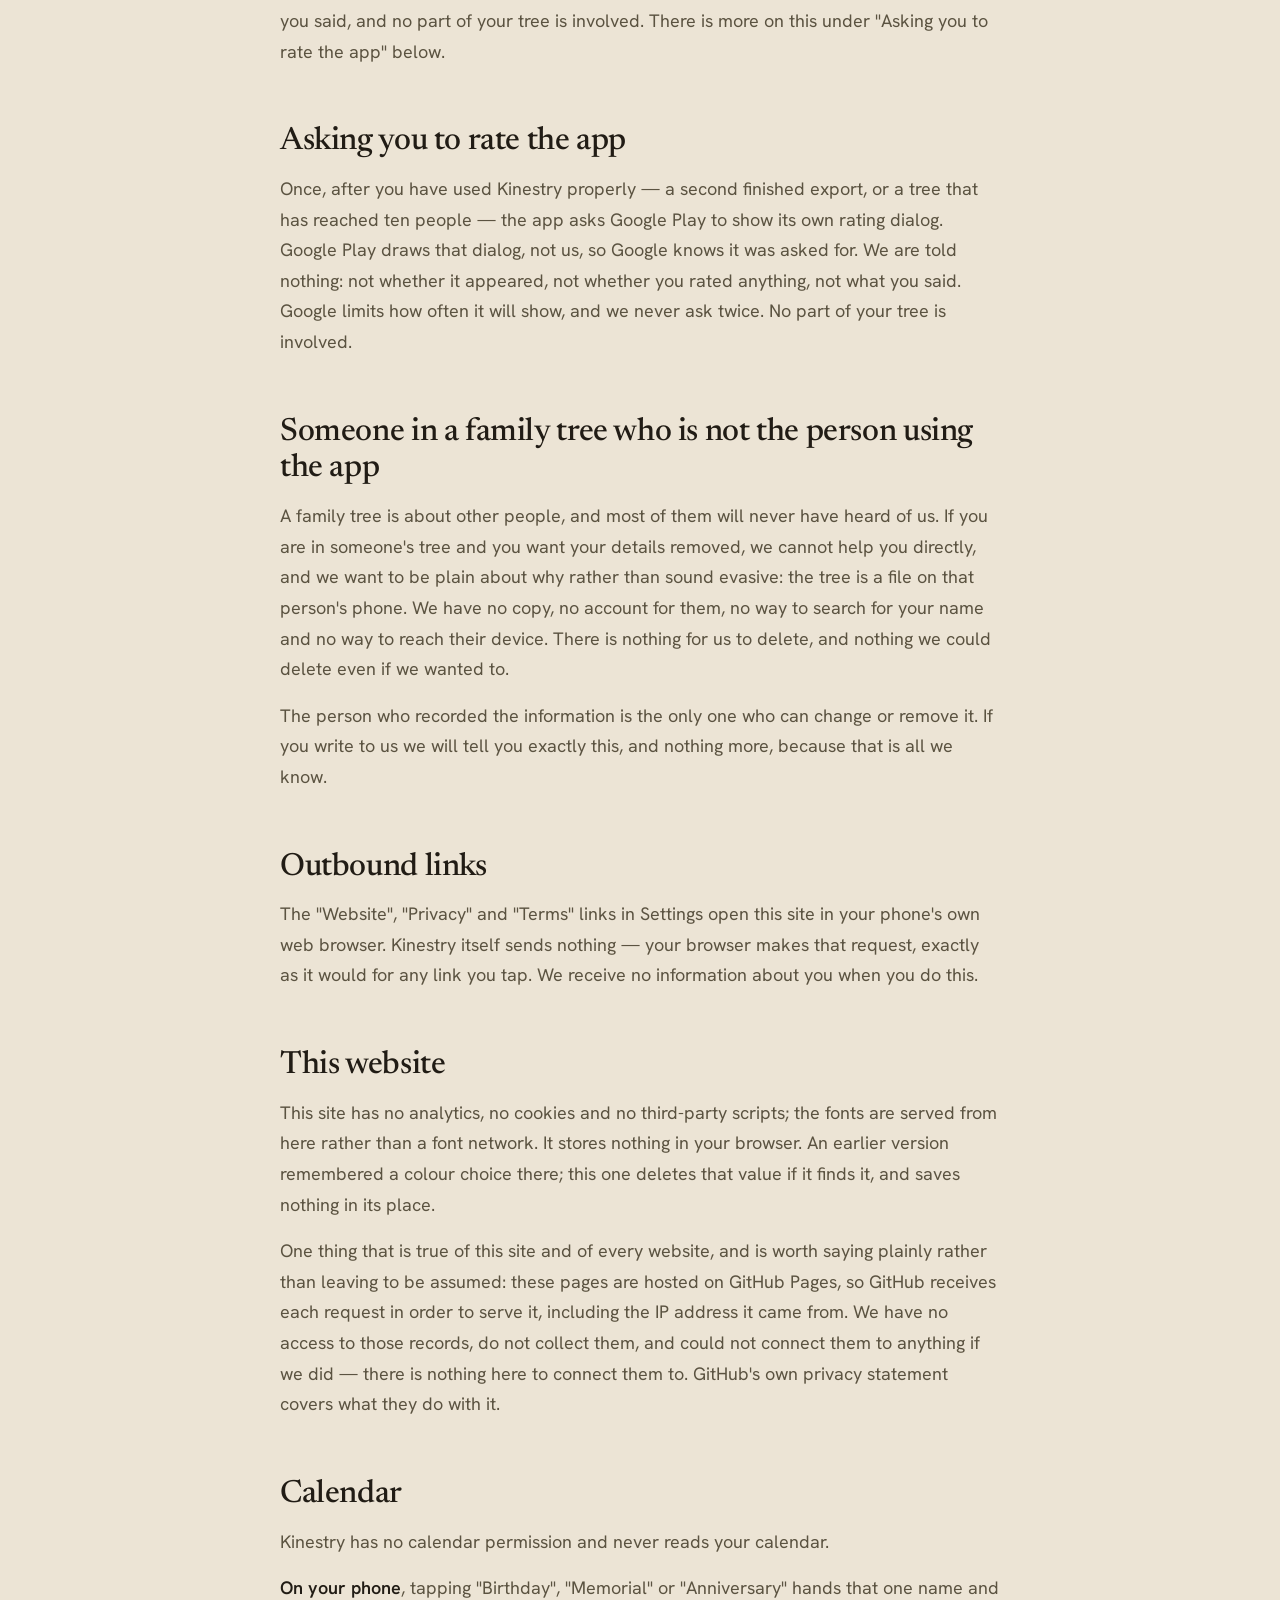
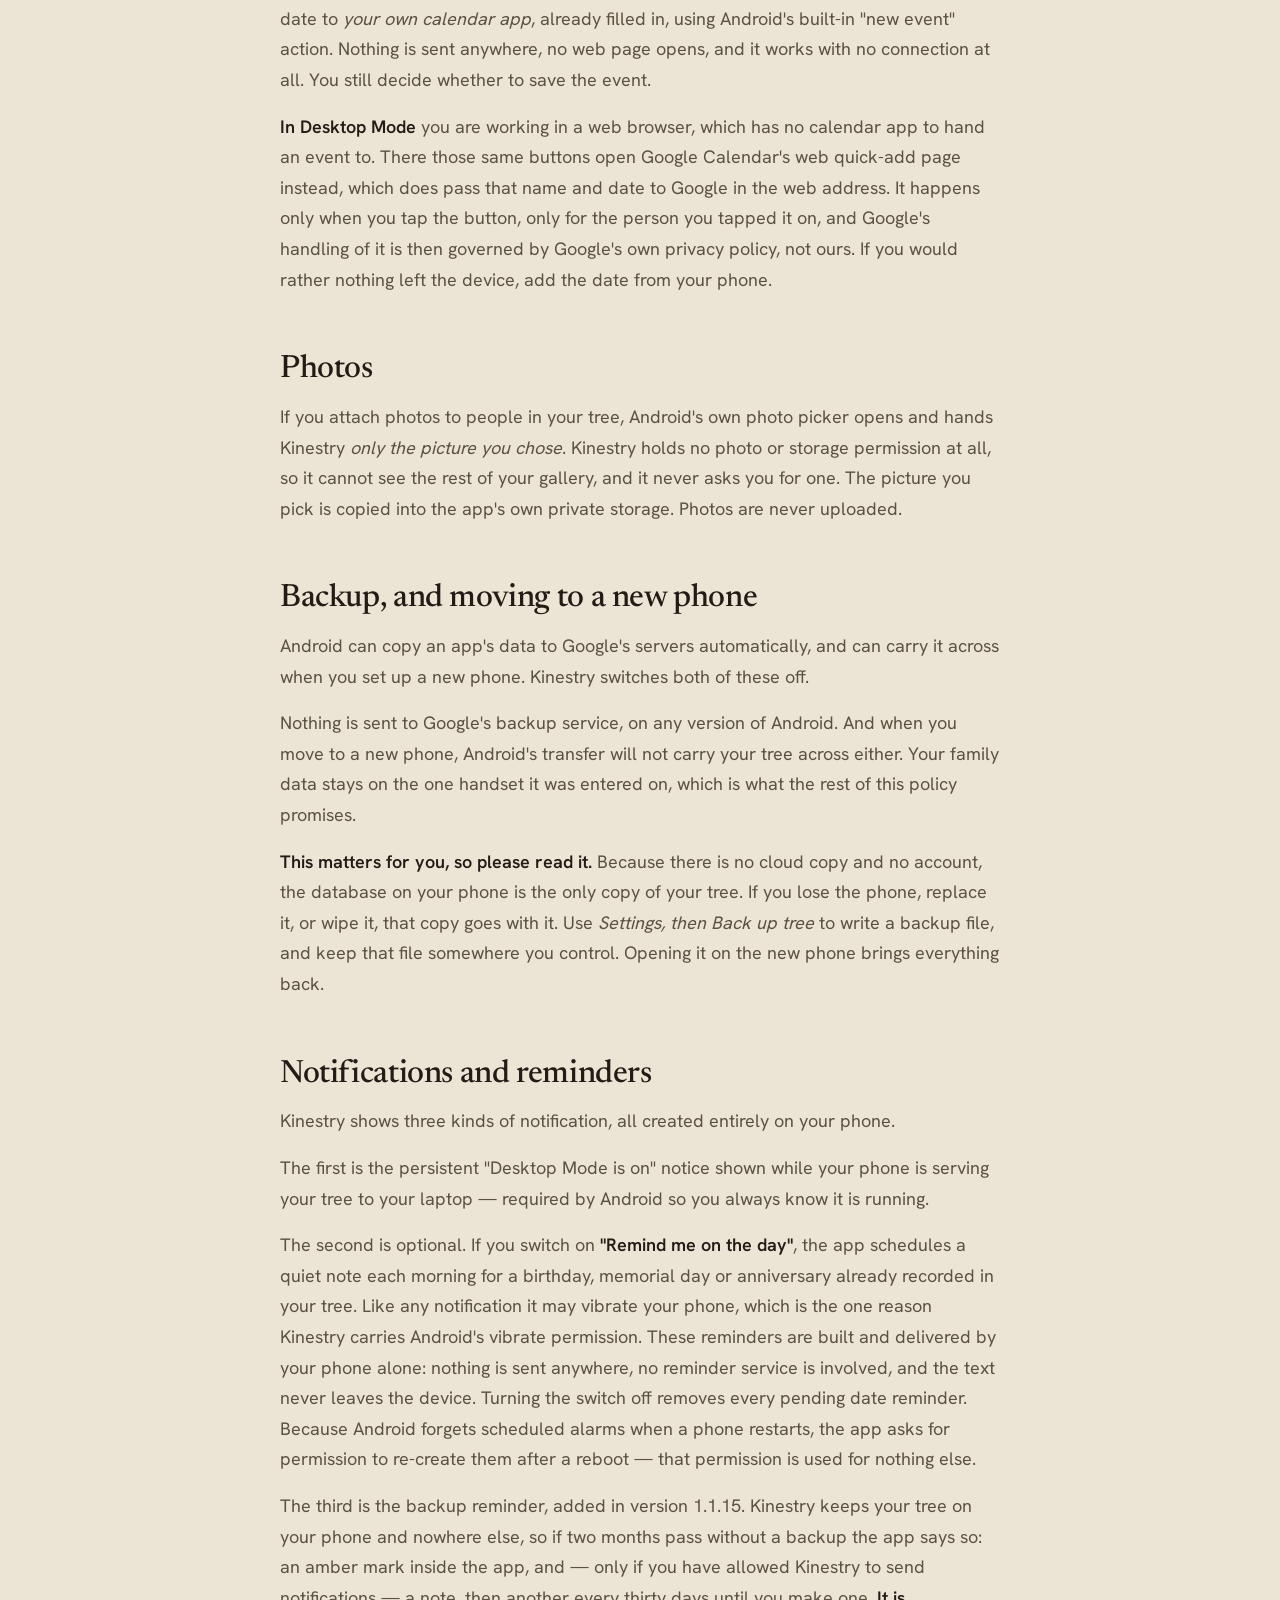
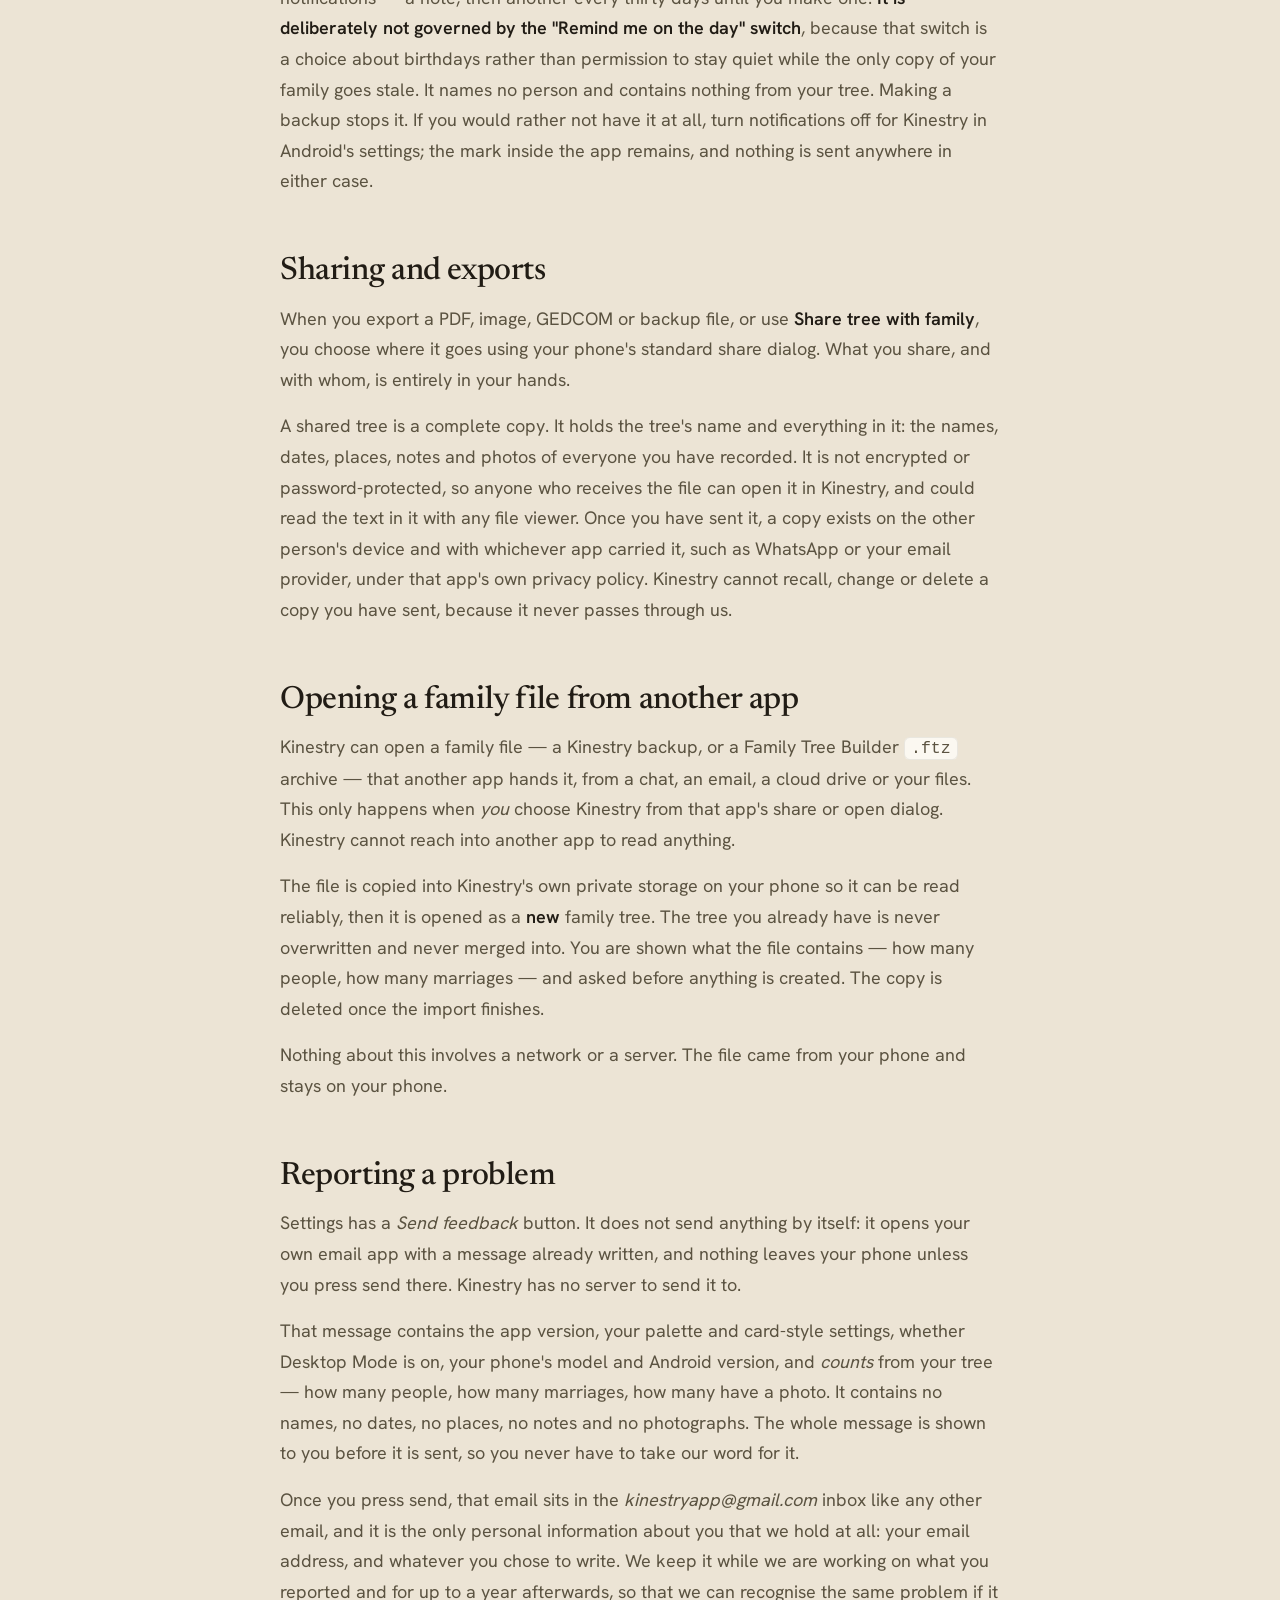
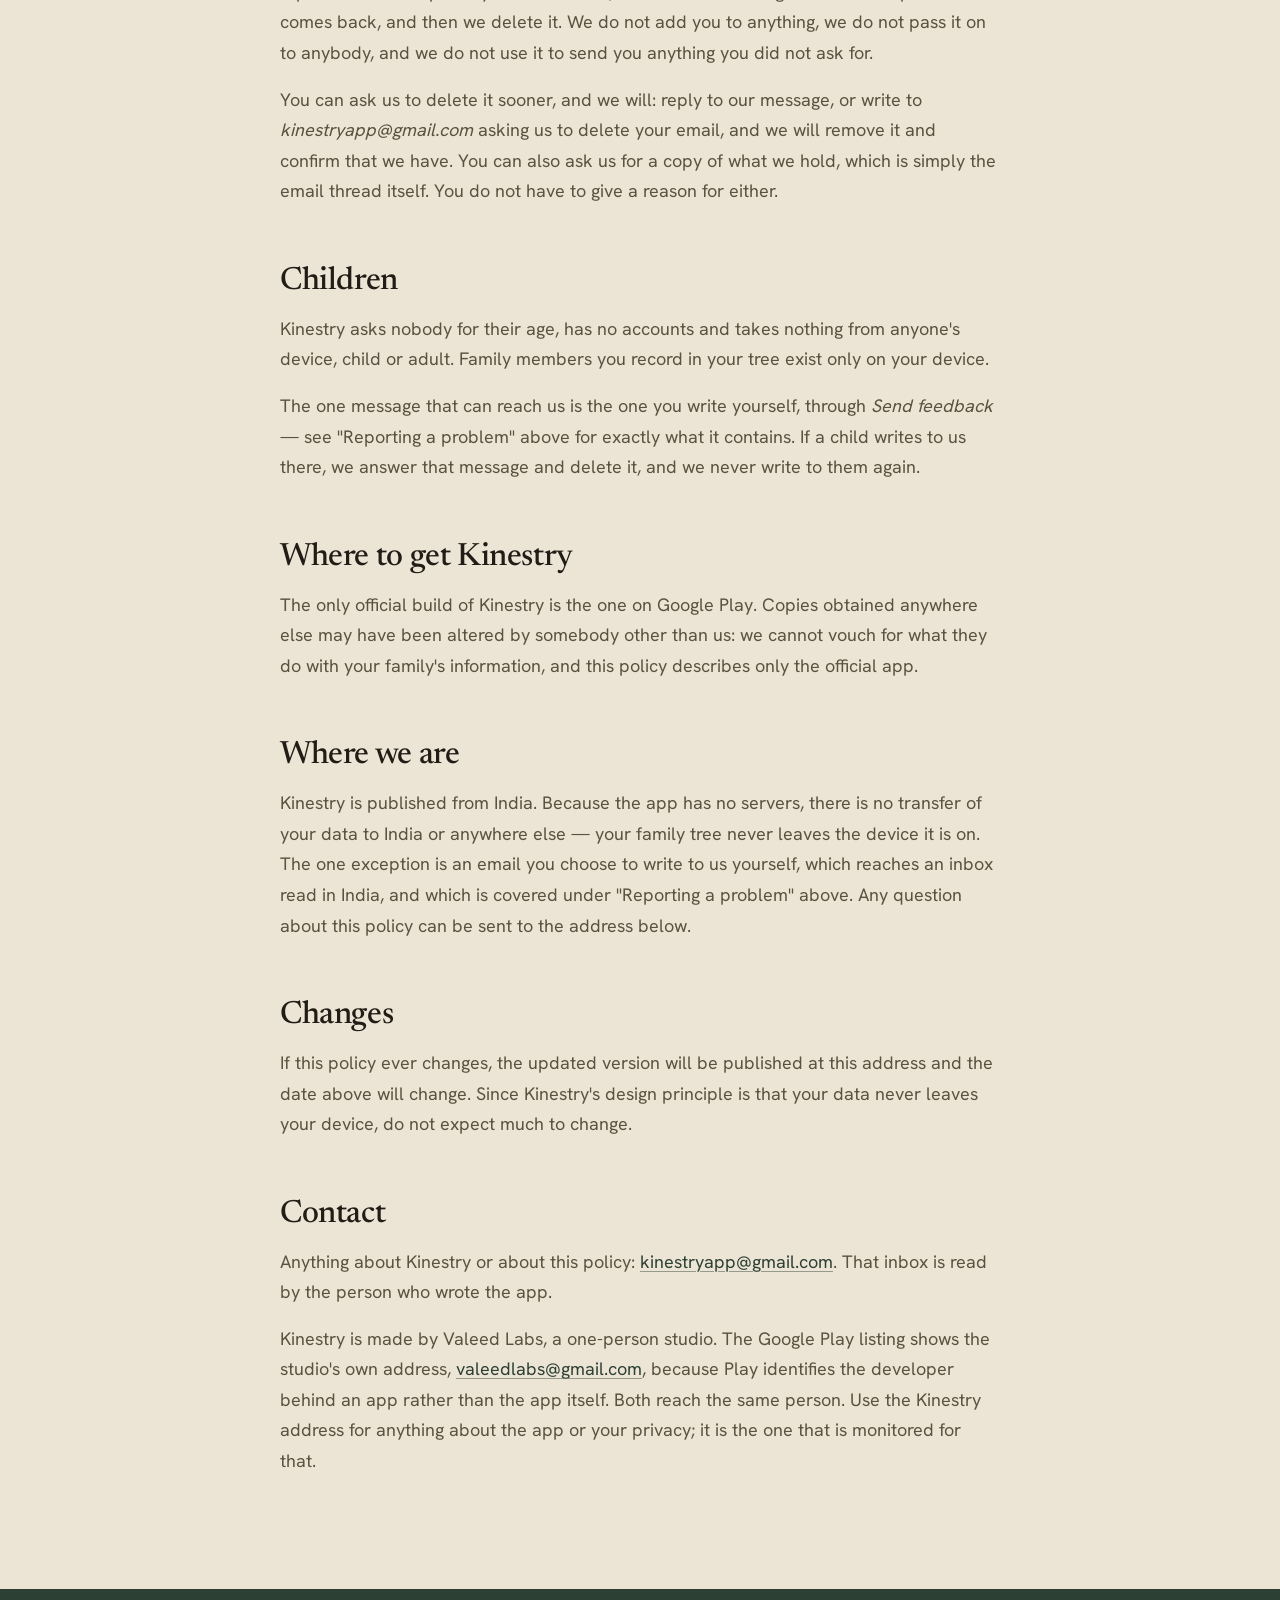
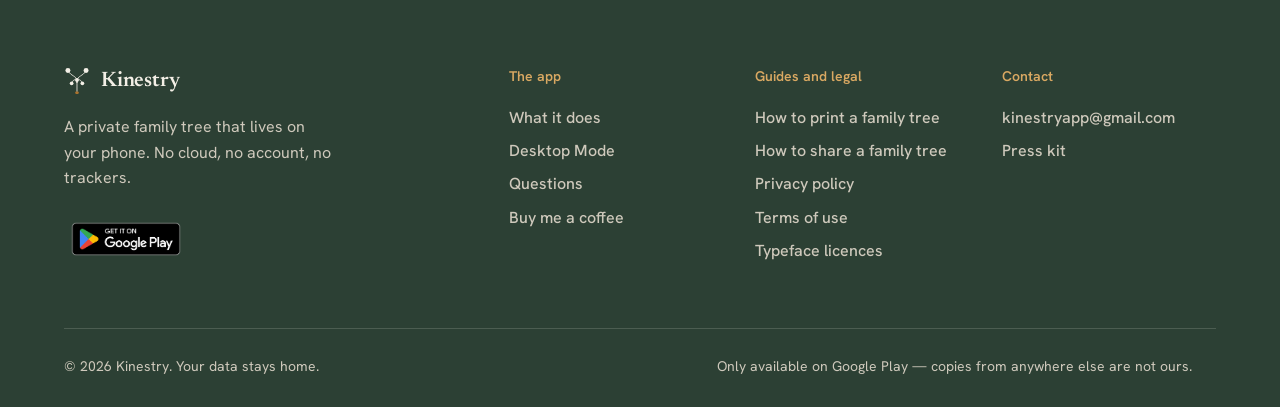
<file: privacy.html>
<!DOCTYPE html>
<html lang="en-GB">
<head>
<meta charset="UTF-8">
<meta name="viewport" content="width=device-width, initial-scale=1, viewport-fit=cover">
<meta http-equiv="Content-Security-Policy" content="default-src 'self'; script-src 'self'; style-src 'self' 'unsafe-inline'; img-src 'self' blob: data:; font-src 'self'; connect-src 'self'; base-uri 'none'; form-action 'none'; object-src 'none'; frame-src 'none'">
<meta name="referrer" content="strict-origin-when-cross-origin">
<title>Privacy Policy — Kinestry</title>
<meta name="description" content="Kinestry collects no data. Everything stays on your device.">
<link rel="canonical" href="https://kinestry.app/privacy.html">
<meta property="og:type" content="article">
<meta property="og:site_name" content="Kinestry">
<meta property="og:url" content="https://kinestry.app/privacy.html">
<meta property="og:title" content="Privacy Policy — Kinestry">
<meta property="og:description" content="Kinestry collects no data. Everything stays on your device.">
<meta property="og:image" content="https://kinestry.app/og.png">
<meta property="og:image:alt" content="Kinestry — a private, offline family tree.">
<meta name="twitter:card" content="summary_large_image">
<meta name="twitter:title" content="Privacy Policy — Kinestry">
<meta name="twitter:description" content="Kinestry collects no data. Everything stays on your device.">
<meta name="twitter:image" content="https://kinestry.app/og.png">
<meta name="theme-color" content="#2C4034">
<link rel="icon" type="image/svg+xml" href="favicon.svg">
<link rel="icon" type="image/png" sizes="96x96" href="favicon.png">
<link rel="apple-touch-icon" href="apple-touch-icon.png">
<link rel="preload" href="fonts/newsreader.full.woff2" as="font" type="font/woff2" crossorigin>
<link rel="preload" href="fonts/hankengrotesk.woff2" as="font" type="font/woff2" crossorigin>
<link rel="stylesheet" href="site.css?v=20261114b">
</head>
<body>
<a class="skip" href="#main">Skip to content</a>

<header class="top" id="top">
  <div class="container bar">
    <a class="brand" href="index.html" aria-label="Kinestry home">
      <svg width="30" height="30" viewBox="0 0 100 100" aria-hidden="true">
        <g transform="translate(-23.016,-33.333) scale(1.5873)">
          <g fill="none" stroke="currentColor" stroke-width="2" stroke-linecap="round">
            <path d="M46 78 L46 52"/><path d="M46 52 C46 40 30 40 26 30"/><path d="M46 52 C46 40 62 40 66 30"/>
            <path d="M46 56 C46 48 38 46 34 56"/><path d="M46 56 C46 48 54 46 58 56"/>
          </g>
          <g fill="currentColor">
            <circle cx="46" cy="50" r="4.5"/><circle cx="24" cy="27" r="6"/><circle cx="68" cy="27" r="6"/>
            <circle cx="33" cy="58" r="4.5"/><circle cx="59" cy="58" r="4.5"/>
          </g>
          <rect x="42" y="78" width="8" height="6" rx="2" fill="var(--ochre)"/>
        </g>
      </svg>
      <b>Kinestry</b>
    </a>
    <nav aria-label="Main">
      <a href="index.html#features">What it does</a>
      <a href="index.html#desktop">Desktop Mode</a>
      <a href="index.html#privacy">Privacy</a>
      <a href="index.html#questions">Questions</a>
      <a class="coffee" href="https://www.buymeacoffee.com/kinestry" rel="noopener">Buy me a coffee</a>
      <a class="btn-primary btn-sm" href="https://play.google.com/store/apps/details?id=com.kinestry.kinestry">Download</a>
    </nav>
  </div>
</header>

<main id="main">
<div class="page-head">
  <span class="blob a" aria-hidden="true"></span><span class="blob b" aria-hidden="true"></span>
  <div class="container narrow">
    <h1>Privacy Policy</h1>
    <p class="sub">Last updated 17 November 2026</p>
  </div>
</div>
<div class="container narrow prose">

  <div class="card">Kinestry collects none of your family's data. Everything you put into the app —
  names, dates, photos, notes — stays on your device. We never see it.</div>

  <h2>What the app stores</h2>
  <p>Your family tree (people, relationships, dates, birthplaces, places of death, where someone
  lives, notes, photos) is stored
  in a local database on your phone. Backups you create are saved as files on your
  phone. Nothing is uploaded anywhere. Kinestry has no servers, no accounts, no
  sign-in, no analytics, no advertising and no trackers of any kind.</p>

  <h2>Internet access</h2>
  <p>Two things in Kinestry touch the network, and neither one sends your tree
  anywhere.</p>
  <p>The first, and the reason Kinestry requests the network permission at all, is
  <strong>Desktop Mode</strong>, which lets a laptop browser on your own Wi-Fi network
  view and edit your tree while your phone is present. This traffic flows directly
  between your phone and your laptop on your local network. It never touches the
  internet, and it stops the moment you turn Desktop Mode off. Pairing requires a code
  shown on your phone and your explicit approval of each device.</p>
  <p>Be aware of what this means in practice: while Desktop Mode is on, your names,
  dates and photos genuinely do travel across your Wi-Fi to the paired browser — that
  is the whole point of the feature. They are not stored on the laptop, and no third
  party is involved.</p>
  <p><strong>That connection is not encrypted.</strong> It is a plain web connection
  between two devices on the same network, which is why your browser shows the phone's
  address rather than a padlock. On your own home Wi-Fi that is the same level of
  exposure as anything else on it. On Wi-Fi you share with strangers — a café, a
  hotel, an office, student housing — somebody else on that network could in principle
  read what passes between your phone and your laptop. <strong>On a network you do not
  trust, leave Desktop Mode off.</strong> It is off unless you turn it on, it stops
  when you tell it to, and nothing is served while it is off.</p>

  <p>The second is the <strong>rating pop-up</strong>. When Kinestry asks whether you
  would like to rate it, the dialog is drawn by the Google Play app on your phone, not
  by Kinestry, and Play does its own network work to show it. Google therefore knows it
  was asked for. Kinestry is told nothing back. Not whether it appeared, not whether
  you rated anything, not what you said, and no part of your tree is involved. There
  is more on this under "Asking you to rate the app" below.</p>

  <h2>Asking you to rate the app</h2>
  <p>Once, after you have used Kinestry properly — a second finished export, or a
  tree that has reached ten people — the app asks Google Play to show its own
  rating dialog. Google Play draws that dialog, not us, so Google knows it was
  asked for. We are told nothing: not whether it appeared, not whether you rated
  anything, not what you said. Google limits how often it will show, and we never
  ask twice. No part of your tree is involved.</p>

  <h2>Someone in a family tree who is not the person using the app</h2>
  <p>A family tree is about other people, and most of them will never have heard of
  us. If you are in someone's tree and you want your details removed, we cannot help
  you directly, and we want to be plain about why rather than sound evasive: the tree
  is a file on that person's phone. We have no copy, no account for them, no way to
  search for your name and no way to reach their device. There is nothing for us to
  delete, and nothing we could delete even if we wanted to.</p>
  <p>The person who recorded the information is the only one who can change or remove
  it. If you write to us we will tell you exactly this, and nothing more, because
  that is all we know.</p>

  <h2>Outbound links</h2>
  <p>The "Website", "Privacy" and "Terms" links in Settings open this site in
  your phone's own web browser. Kinestry itself sends nothing — your browser makes
  that request, exactly as it would for any link you tap. We receive no information
  about you when you do this.</p>

  <h2>This website</h2>
  <p>This site has no analytics, no cookies and no third-party scripts; the fonts are
  served from here rather than a font network. It stores nothing in your browser.
  An earlier version remembered a colour choice there; this one deletes that value
  if it finds it, and saves nothing in its place.</p>

  <p>One thing that is true of this site and of every website, and is worth
  saying plainly rather than leaving to be assumed: these pages are hosted on
  GitHub Pages, so GitHub receives each request in order to serve it,
  including the IP address it came from. We have no access to those records,
  do not collect them, and could not connect them to anything if we did —
  there is nothing here to connect them to. GitHub's own privacy statement
  covers what they do with it.</p>

  <h2>Calendar</h2>
  <p>Kinestry has no calendar permission and never reads your calendar.</p>
  <p><strong>On your phone</strong>, tapping "Birthday", "Memorial" or
  "Anniversary" hands that one name and date to <em>your own calendar app</em>,
  already filled in, using Android's built-in "new event" action. Nothing is sent
  anywhere, no web page opens, and it works with no connection at all. You still
  decide whether to save the event.</p>
  <p><strong>In Desktop Mode</strong> you are working in a web browser, which has no
  calendar app to hand an event to. There those same buttons open Google Calendar's
  web quick-add page instead, which does pass that name and date to Google in the web
  address. It happens only when you tap the button, only for the person you tapped it
  on, and Google's handling of it is then governed by Google's own privacy policy, not
  ours. If you would rather nothing left the device, add the date from your phone.</p>

  <h2>Photos</h2>
  <p>If you attach photos to people in your tree, Android's own photo picker opens
  and hands Kinestry <em>only the picture you chose</em>. Kinestry holds no photo or
  storage permission at all, so it cannot see the rest of your gallery, and it never
  asks you for one. The picture you pick is copied into the app's own private storage.
  Photos are never uploaded.</p>

  <h2>Backup, and moving to a new phone</h2>
  <p>Android can copy an app's data to Google's servers automatically, and can
  carry it across when you set up a new phone. Kinestry switches both of these
  off.</p>
  <p>Nothing is sent to Google's backup service, on any version of Android. And
  when you move to a new phone, Android's transfer will not carry your tree
  across either. Your family data stays on the one handset it was entered on,
  which is what the rest of this policy promises.</p>
  <p><strong>This matters for you, so please read it.</strong> Because there is
  no cloud copy and no account, the database on your phone is the only copy of
  your tree. If you lose the phone, replace it, or wipe it, that copy goes with
  it. Use <em>Settings, then Back up tree</em> to write a backup file, and keep
  that file somewhere you control. Opening it on the new phone brings everything
  back.</p>

  <h2>Notifications and reminders</h2>
  <p>Kinestry shows three kinds of notification, all created entirely on your phone.</p>
  <p>The first is the persistent "Desktop Mode is on" notice shown while your phone is
  serving your tree to your laptop — required by Android so you always know it is
  running.</p>
  <p>The second is optional. If you switch on <strong>"Remind me on the day"</strong>,
  the app schedules a quiet note each morning for a birthday, memorial day or
  anniversary already recorded in your tree. Like any notification it may vibrate your
  phone, which is the one reason Kinestry carries Android's vibrate permission. These
  reminders are built and delivered by
  your phone alone: nothing is sent anywhere, no reminder service is involved, and the
  text never leaves the device. Turning the switch off removes every pending date
  reminder.
  Because Android forgets scheduled alarms when a phone restarts, the app asks for
  permission to re-create them after a reboot — that permission is used for nothing
  else.</p>
  <p>The third is the backup reminder, added in version 1.1.15. Kinestry keeps your
  tree on your phone and nowhere else, so if two months pass without a backup the app
  says so: an amber mark inside the app, and — only if you have allowed Kinestry to
  send notifications — a note, then another every thirty days until you make one. <strong>It is
  deliberately not governed by the "Remind me on the day" switch</strong>, because that
  switch is a choice about birthdays rather than permission to stay quiet while the
  only copy of your family goes stale. It names no person and contains nothing from
  your tree. Making a backup stops it. If you would rather not have it at all, turn
  notifications off for Kinestry in Android's settings; the mark inside the app
  remains, and nothing is sent anywhere in either case.</p>

  <h2>Sharing and exports</h2>
  <p>When you export a PDF, image, GEDCOM or backup file, or use <strong>Share tree
  with family</strong>, you choose where it goes using your phone's standard share
  dialog. What you share, and with whom, is entirely in your hands.</p>
  <p>A shared tree is a complete copy. It holds the tree's name and everything in it:
  the names, dates, places, notes and photos of everyone you have recorded. It is not
  encrypted or password-protected, so anyone who receives the file can open it in
  Kinestry, and could read the text in it with any file viewer. Once you have sent it,
  a copy exists on the other person's device and with whichever app carried it, such
  as WhatsApp or your email provider, under that app's own privacy policy. Kinestry
  cannot recall, change or delete a copy you have sent, because it never passes
  through us.</p>

  <h2>Opening a family file from another app</h2>
  <p>Kinestry can open a family file — a Kinestry backup, or a Family Tree Builder
  <code>.ftz</code> archive — that another app hands it, from a chat, an email, a
  cloud drive or your files. This only happens when <em>you</em> choose Kinestry from
  that app's share or open dialog. Kinestry cannot reach into another app to read
  anything.</p>
  <p>The file is copied into Kinestry's own private storage on your phone so it can
  be read reliably, then it is opened as a <strong>new</strong> family tree. The tree
  you already have is never overwritten and never merged into. You are shown what the
  file contains — how many people, how many marriages — and asked before anything is
  created. The copy is deleted once the import finishes.</p>
  <p>Nothing about this involves a network or a server. The file came from your
  phone and stays on your phone.</p>

  <h2>Reporting a problem</h2>
  <p>Settings has a <em>Send feedback</em> button. It does not send anything by
  itself: it opens your own email app with a message already written, and nothing
  leaves your phone unless you press send there. Kinestry has no server to send it
  to.</p>
  <p>That message contains the app version, your palette and card-style settings,
  whether Desktop Mode is on, your phone's model and Android version, and
  <em>counts</em> from your tree — how many people, how many marriages, how many
  have a photo. It contains no names, no dates, no places, no notes and no
  photographs. The whole message is shown to you before it is sent, so you never
  have to take our word for it.</p>
  <p>Once you press send, that email sits in the <em>kinestryapp@gmail.com</em>
  inbox like any other email, and it is the only personal information about you
  that we hold at all: your email address, and whatever you chose to write. We
  keep it while we are working on what you reported and for up to a year
  afterwards, so that we can recognise the same problem if it comes back, and
  then we delete it. We do not add you to anything, we do not pass it on to
  anybody, and we do not use it to send you anything you did not ask for.</p>
  <p>You can ask us to delete it sooner, and we will: reply to our message, or
  write to <em>kinestryapp@gmail.com</em> asking us to delete your email, and we
  will remove it and confirm that we have. You can also ask us for a copy of
  what we hold, which is simply the email thread itself. You do not have to give
  a reason for either.</p>

  <h2>Children</h2>
  <p>Kinestry asks nobody for their age, has no accounts and takes nothing from
  anyone's device, child or adult. Family members you record in your tree exist only
  on your device.</p>
  <p>The one message that can reach us is the one you write yourself, through
  <em>Send feedback</em> — see "Reporting a problem" above for exactly what it
  contains. If a child writes to us there, we answer that message and delete it, and
  we never write to them again.</p>

  <h2>Where to get Kinestry</h2>
  <p>The only official build of Kinestry is the one on Google Play. Copies obtained
  anywhere else may have been altered by somebody other than us: we cannot vouch for
  what they do with your family's information, and this policy describes only the
  official app.</p>

  <h2>Where we are</h2>
  <p>Kinestry is published from India. Because the app has no servers, there is no
  transfer of your data to India or anywhere else — your family tree never leaves the
  device it is on. The one exception is an email you choose to write to us yourself,
  which reaches an inbox read in India, and which is covered under "Reporting a
  problem" above. Any question about this policy can be sent to
  the address below.</p>

  <h2>Changes</h2>
  <p>If this policy ever changes, the updated version will be published at this
  address and the date above will change. Since Kinestry's design principle is that
  your data never leaves your device, do not expect much to change.</p>

  <h2>Contact</h2>
  <p>Anything about Kinestry or about this policy:
  <a href="mailto:kinestryapp@gmail.com">kinestryapp@gmail.com</a>. That inbox is
  read by the person who wrote the app.</p>
  <p>Kinestry is made by Valeed Labs, a one-person studio. The Google Play listing
  shows the studio's own address,
  <a href="mailto:valeedlabs@gmail.com">valeedlabs@gmail.com</a>, because Play
  identifies the developer behind an app rather than the app itself. Both reach the
  same person. Use the Kinestry address for anything about the app or your privacy;
  it is the one that is monitored for that.</p>
</div>
</main>

<footer class="site-foot">
  <div class="container">
    <div class="foot-top">
      <div class="foot-brand">
        <a class="brand" href="index.html">
        <svg width="26" height="26" viewBox="0 0 100 100" aria-hidden="true">
          <g transform="translate(-23.016,-33.333) scale(1.5873)">
            <g fill="none" stroke="currentColor" stroke-width="2" stroke-linecap="round">
              <path d="M46 78 L46 52"/><path d="M46 52 C46 40 30 40 26 30"/><path d="M46 52 C46 40 62 40 66 30"/>
              <path d="M46 56 C46 48 38 46 34 56"/><path d="M46 56 C46 48 54 46 58 56"/>
            </g>
            <g fill="currentColor">
              <circle cx="46" cy="50" r="4.5"/><circle cx="24" cy="27" r="6"/><circle cx="68" cy="27" r="6"/>
              <circle cx="33" cy="58" r="4.5"/><circle cx="59" cy="58" r="4.5"/>
            </g>
            <rect x="42" y="78" width="8" height="6" rx="2" fill="var(--ochre)"/>
          </g>
        </svg>
        <b style="font-size:21px">Kinestry</b>
        </a>
        <p>A private family tree that lives on your phone. No cloud, no account, no trackers.</p>
        <a class="play-badge" href="https://play.google.com/store/apps/details?id=com.kinestry.kinestry"><img src="google-play-badge.png" alt="Get it on Google Play" width="646" height="250" loading="lazy" decoding="async"></a>
      </div>
      <nav class="foot-cols" aria-label="Footer">
        <div>
          <p class="foot-h">The app</p>
          <a href="index.html#features">What it does</a>
          <a href="index.html#desktop">Desktop Mode</a>
          <a href="index.html#questions">Questions</a>
          <a href="https://www.buymeacoffee.com/kinestry" rel="noopener">Buy me a coffee</a>
        </div>
        <div>
          <p class="foot-h">Guides and legal</p>
          <a href="print-family-tree.html">How to print a family tree</a>
          <a href="share-family-tree.html">How to share a family tree</a>
          <a href="privacy.html">Privacy policy</a>
          <a href="terms.html">Terms of use</a>
          <a href="fonts/OFL.txt">Typeface licences</a>
        </div>
        <div>
          <p class="foot-h">Contact</p>
          <a href="mailto:kinestryapp@gmail.com">kinestryapp@gmail.com</a>
          <a href="press.html">Press kit</a>
        </div>
      </nav>
    </div>
    <div class="foot-bottom">
      <span>© 2026 Kinestry. Your data stays home.</span>
      <span>Only available on Google Play — copies from anywhere else are not ours.</span>
    </div>
  </div>
</footer>
<script src="site.js?v=20261114b" defer></script>
</body>
</html>
</file>
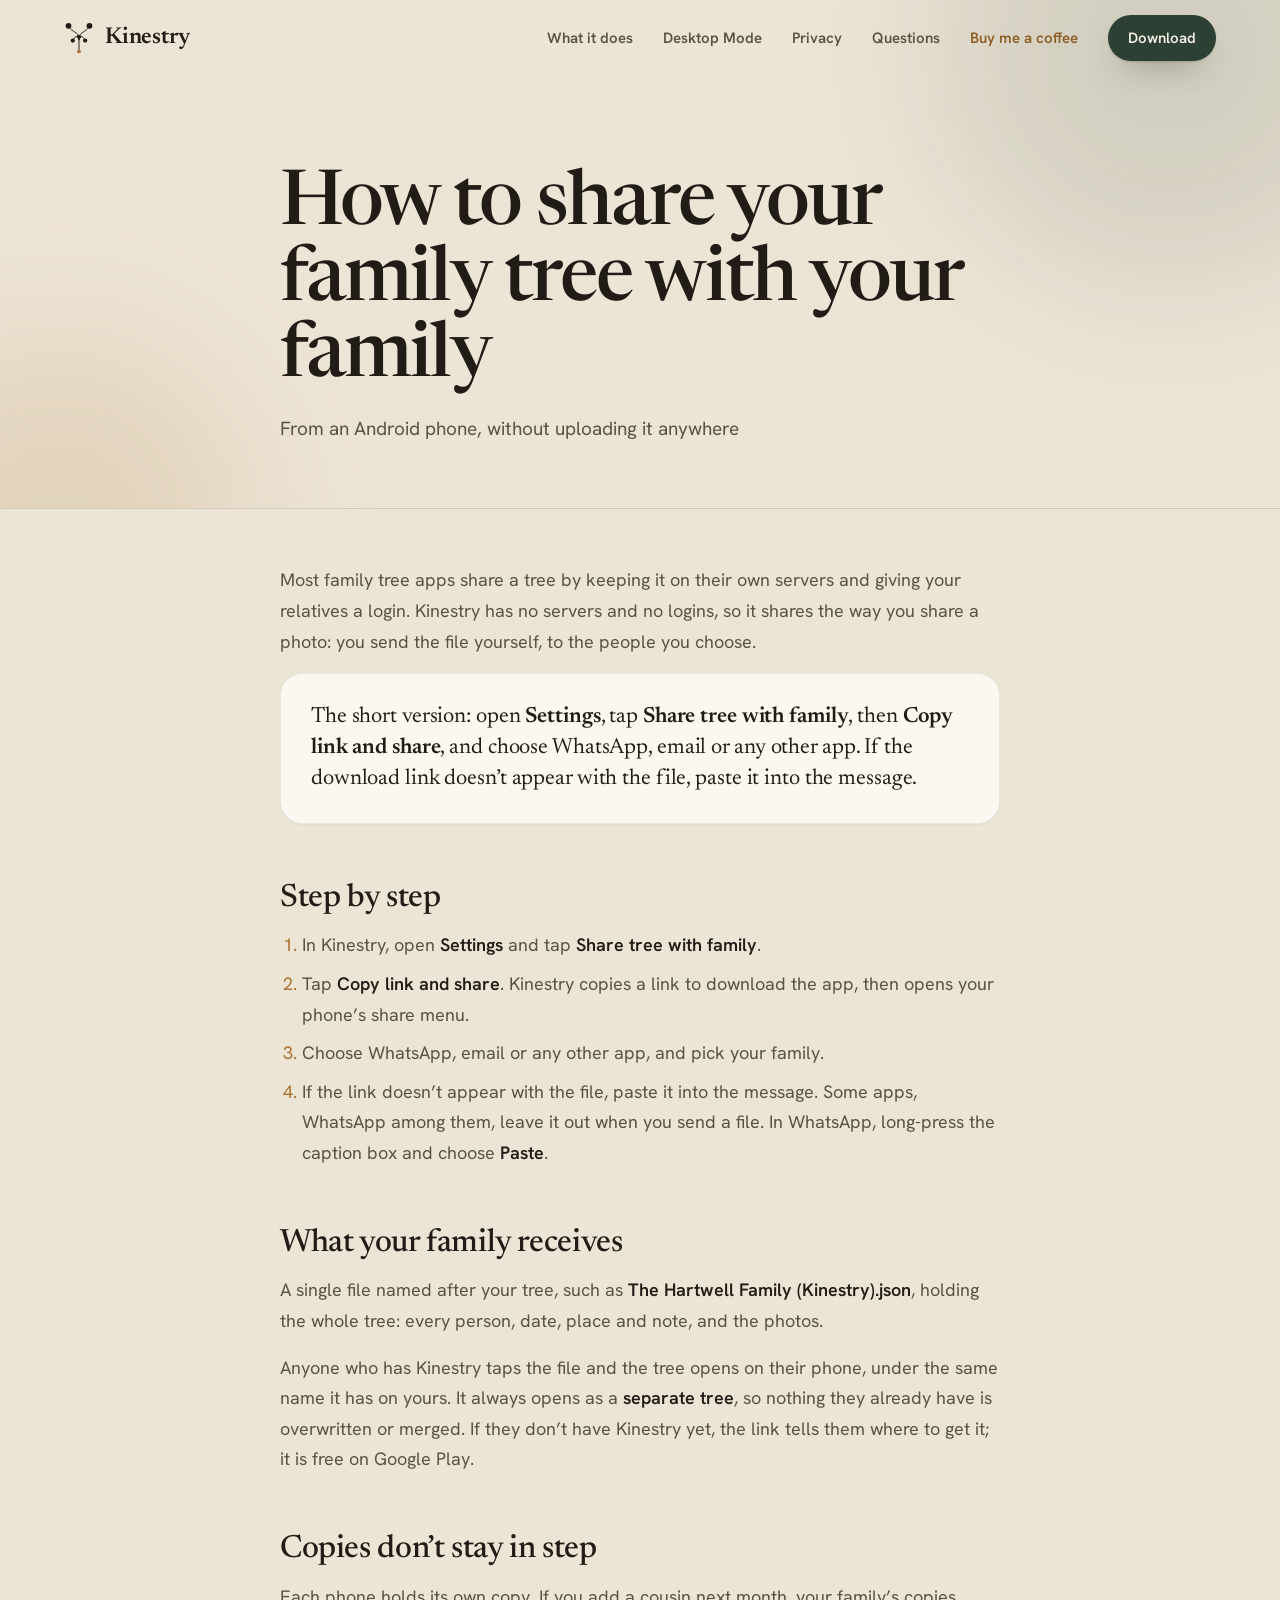
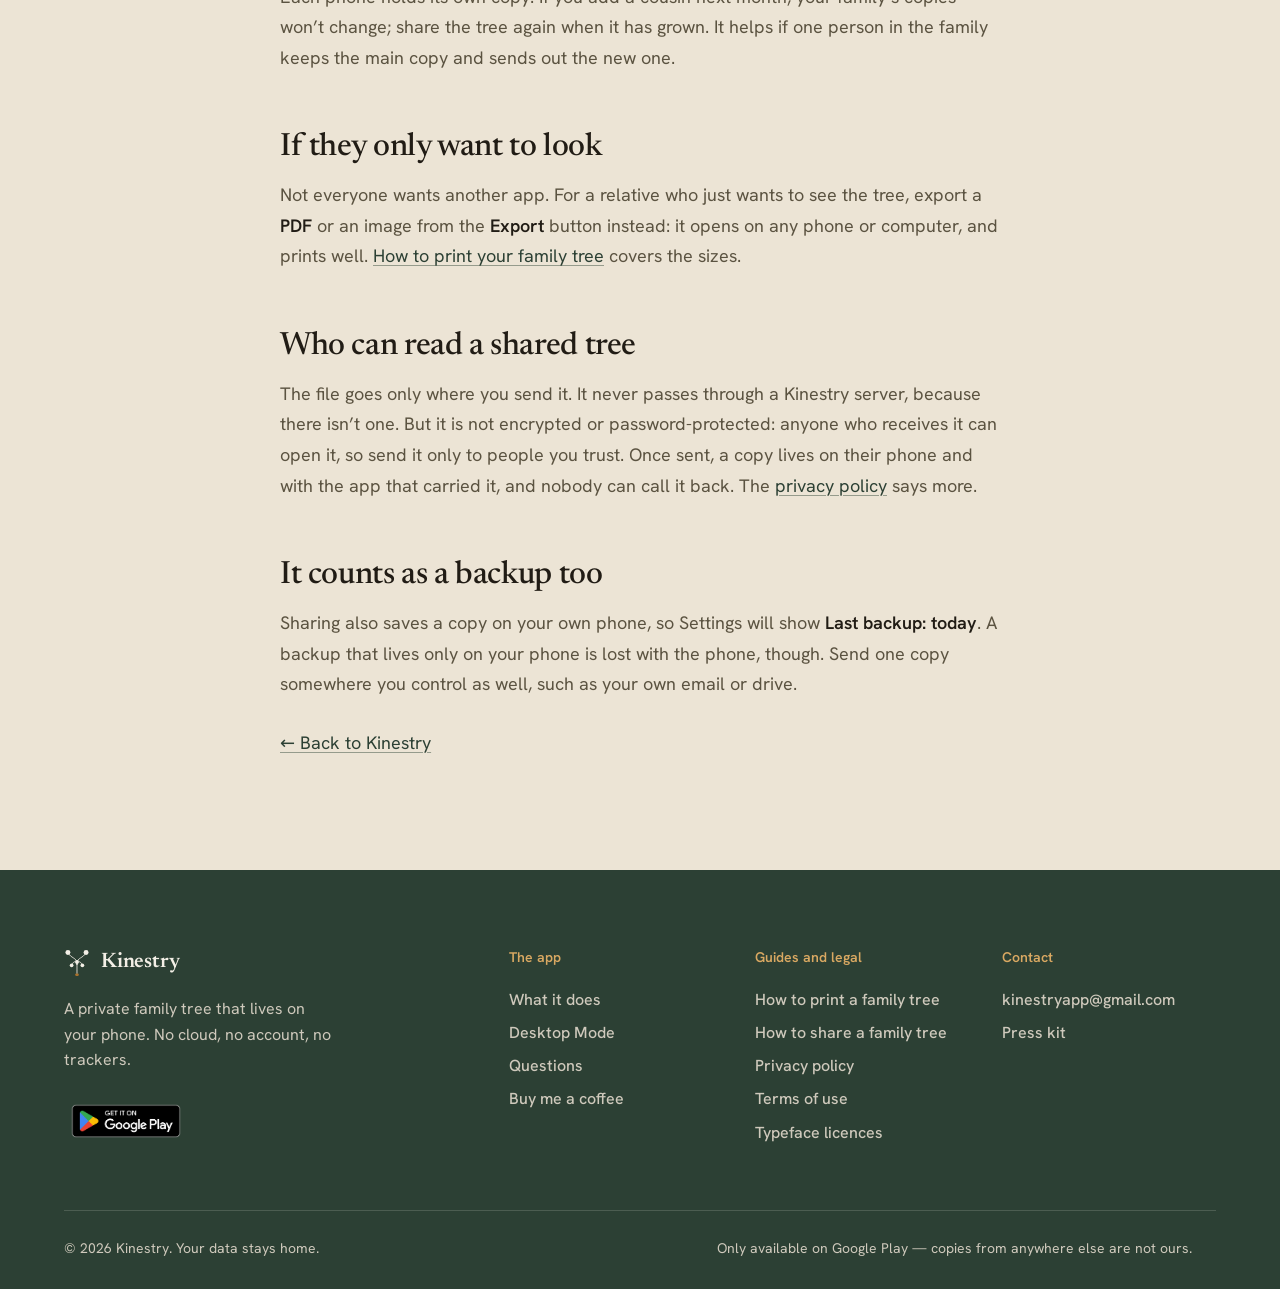
<file: share-family-tree.html>
<!DOCTYPE html>
<html lang="en-GB">
<head>
<meta charset="UTF-8">
<meta name="viewport" content="width=device-width, initial-scale=1, viewport-fit=cover">
<meta http-equiv="Content-Security-Policy" content="default-src 'self'; script-src 'self'; style-src 'self' 'unsafe-inline'; img-src 'self' blob: data:; font-src 'self'; connect-src 'self'; base-uri 'none'; form-action 'none'; object-src 'none'; frame-src 'none'">
<meta name="referrer" content="strict-origin-when-cross-origin">
<title>How to Share a Family Tree with Your Family — Privately, No Account</title>
<meta name="description" content="Send your whole family tree, photos included, to relatives on WhatsApp or email from an Android phone. No upload, no account, no server: what they get, and what to know first.">
<link rel="canonical" href="https://kinestry.app/share-family-tree.html">
<meta property="og:type" content="article">
<meta property="og:site_name" content="Kinestry">
<meta property="og:url" content="https://kinestry.app/share-family-tree.html">
<meta property="og:title" content="How to Share a Family Tree with Your Family">
<meta property="og:description" content="Send your whole tree, photos included, on WhatsApp or email. No upload, no account, no server.">
<meta property="og:image" content="https://kinestry.app/og.png">
<meta property="og:image:alt" content="Kinestry — a private, offline family tree.">
<meta name="twitter:card" content="summary_large_image">
<meta name="twitter:title" content="How to Share a Family Tree with Your Family">
<meta name="twitter:description" content="Send your whole tree, photos included, on WhatsApp or email. No upload, no account, no server.">
<meta name="twitter:image" content="https://kinestry.app/og.png">
<meta name="theme-color" content="#2C4034">
<link rel="icon" type="image/svg+xml" href="favicon.svg">
<link rel="icon" type="image/png" sizes="96x96" href="favicon.png">
<link rel="apple-touch-icon" href="apple-touch-icon.png">

<link rel="preload" href="fonts/newsreader.full.woff2" as="font" type="font/woff2" crossorigin>
<link rel="preload" href="fonts/hankengrotesk.woff2" as="font" type="font/woff2" crossorigin>
<link rel="stylesheet" href="site.css?v=20261114b">
<script type="application/ld+json">
{
  "@context": "https://schema.org",
  "@type": "HowTo",
  "name": "How to share a family tree with your family from an Android phone",
  "description": "Send a copy of your family tree, photos included, through WhatsApp, email or any other app, so relatives can open it in Kinestry on their own phones.",
  "totalTime": "PT2M",
  "tool": [{ "@type": "HowToTool", "name": "An Android phone with Kinestry installed" }],
  "step": [
    { "@type": "HowToStep", "name": "Open Share tree with family", "text": "In Kinestry, open Settings and tap Share tree with family, then Copy link and share." },
    { "@type": "HowToStep", "name": "Choose an app and your family", "text": "Pick WhatsApp, email or any other app on the phone, and choose who to send it to." },
    { "@type": "HowToStep", "name": "Paste the link if it is missing", "text": "Kinestry copies a download link for you. If the link does not appear with the file, as in WhatsApp, paste it into the message." },
    { "@type": "HowToStep", "name": "They open the file", "text": "Anyone with Kinestry taps the file and the tree opens on their phone as its own tree, photos included, under the same name." }
  ]
}
</script>
<script type="application/ld+json">
{
  "@context": "https://schema.org",
  "@type": "FAQPage",
  "mainEntity": [
    {
      "@type": "Question",
      "name": "Can my family see my tree without making an account?",
      "acceptedAnswer": { "@type": "Answer", "text": "Yes. Kinestry has no accounts. They install the app from Google Play, tap the file you sent, and the tree opens on their phone." }
    },
    {
      "@type": "Question",
      "name": "If I add someone later, does my family's copy update?",
      "acceptedAnswer": { "@type": "Answer", "text": "No. Each phone holds its own copy, and copies do not stay in step. When you add more people, share the tree again." }
    },
    {
      "@type": "Question",
      "name": "Can I share a family tree with someone who does not have the app?",
      "acceptedAnswer": { "@type": "Answer", "text": "To look at it, yes: export a PDF or image, which opens on any phone or computer. To open the tree itself and keep adding to it, they need Kinestry, which is free on Google Play." }
    },
    {
      "@type": "Question",
      "name": "Is a shared family tree private?",
      "acceptedAnswer": { "@type": "Answer", "text": "It goes only where you send it, and never through a Kinestry server, because there is none. But the file is not encrypted: anyone who receives it can open it, so send it only to people you trust." }
    }
  ]
}
</script>
</head>

<body>
<a class="skip" href="#main">Skip to content</a>

<header class="top" id="top">
  <div class="container bar">
    <a class="brand" href="index.html" aria-label="Kinestry home">
      <svg width="30" height="30" viewBox="0 0 100 100" aria-hidden="true">
        <g transform="translate(-23.016,-33.333) scale(1.5873)">
          <g fill="none" stroke="currentColor" stroke-width="2" stroke-linecap="round">
            <path d="M46 78 L46 52"/><path d="M46 52 C46 40 30 40 26 30"/><path d="M46 52 C46 40 62 40 66 30"/>
            <path d="M46 56 C46 48 38 46 34 56"/><path d="M46 56 C46 48 54 46 58 56"/>
          </g>
          <g fill="currentColor">
            <circle cx="46" cy="50" r="4.5"/><circle cx="24" cy="27" r="6"/><circle cx="68" cy="27" r="6"/>
            <circle cx="33" cy="58" r="4.5"/><circle cx="59" cy="58" r="4.5"/>
          </g>
          <rect x="42" y="78" width="8" height="6" rx="2" fill="var(--ochre)"/>
        </g>
      </svg>
      <b>Kinestry</b>
    </a>
    <nav aria-label="Main">
      <a href="index.html#features">What it does</a>
      <a href="index.html#desktop">Desktop Mode</a>
      <a href="index.html#privacy">Privacy</a>
      <a href="index.html#questions">Questions</a>
      <a class="coffee" href="https://www.buymeacoffee.com/kinestry" rel="noopener">Buy me a coffee</a>
      <a class="btn-primary btn-sm" href="https://play.google.com/store/apps/details?id=com.kinestry.kinestry">Download</a>
    </nav>
  </div>
</header>

<main id="main">
<div class="page-head">
  <span class="blob a" aria-hidden="true"></span><span class="blob b" aria-hidden="true"></span>
  <div class="container narrow">
    <h1>How to share your family tree with your family</h1>
    <p class="sub">From an Android phone, without uploading it anywhere</p>
  </div>
</div>
<div class="container narrow prose">

  <p>Most family tree apps share a tree by keeping it on their own servers and
  giving your relatives a login. Kinestry has no servers and no logins, so it
  shares the way you share a photo: you send the file yourself, to the people
  you choose.</p>

  <div class="card">The short version: open <b>Settings</b>, tap <b>Share tree
  with family</b>, then <b>Copy link and share</b>, and choose WhatsApp, email or
  any other app. If the download link doesn&rsquo;t appear with the file, paste
  it into the message.</div>

  <h2>Step by step</h2>
  <ol>
    <li>In Kinestry, open <b>Settings</b> and tap <b>Share tree with family</b>.</li>
    <li>Tap <b>Copy link and share</b>. Kinestry copies a link to download the
    app, then opens your phone&rsquo;s share menu.</li>
    <li>Choose WhatsApp, email or any other app, and pick your family.</li>
    <li>If the link doesn&rsquo;t appear with the file, paste it into the
    message. Some apps, WhatsApp among them, leave it out when you send a file.
    In WhatsApp, long-press the caption box and choose <b>Paste</b>.</li>
  </ol>

  <h2>What your family receives</h2>
  <p>A single file named after your tree, such as <b>The Hartwell Family
  (Kinestry).json</b>, holding the whole tree: every person, date, place and
  note, and the photos.</p>
  <p>Anyone who has Kinestry taps the file and the tree opens on their phone,
  under the same name it has on yours. It always opens as a <b>separate
  tree</b>, so nothing they already have is overwritten or merged. If they
  don&rsquo;t have Kinestry yet, the link tells them where to get it; it is free
  on Google Play.</p>

  <h2>Copies don&rsquo;t stay in step</h2>
  <p>Each phone holds its own copy. If you add a cousin next month, your
  family&rsquo;s copies won&rsquo;t change; share the tree again when it has
  grown. It helps if one person in the family keeps the main copy and sends out
  the new one.</p>

  <h2>If they only want to look</h2>
  <p>Not everyone wants another app. For a relative who just wants to see the
  tree, export a <b>PDF</b> or an image from the <b>Export</b> button instead: it
  opens on any phone or computer, and prints well. <a
  href="print-family-tree.html">How to print your family tree</a> covers the
  sizes.</p>

  <h2>Who can read a shared tree</h2>
  <p>The file goes only where you send it. It never passes through a Kinestry
  server, because there isn&rsquo;t one. But it is not encrypted or
  password-protected: anyone who receives it can open it, so send it only to
  people you trust. Once sent, a copy lives on their phone and with the app that
  carried it, and nobody can call it back. The <a href="privacy.html">privacy
  policy</a> says more.</p>

  <h2>It counts as a backup too</h2>
  <p>Sharing also saves a copy on your own phone, so Settings will show
  <b>Last backup: today</b>. A backup that lives only on your phone is lost with
  the phone, though. Send one copy somewhere you control as well, such as your
  own email or drive.</p>

  <p style="margin-top:28px"><a href="index.html">&larr; Back to Kinestry</a></p>
</div>
</main>

<footer class="site-foot">
  <div class="container">
    <div class="foot-top">
      <div class="foot-brand">
        <a class="brand" href="index.html">
        <svg width="26" height="26" viewBox="0 0 100 100" aria-hidden="true">
          <g transform="translate(-23.016,-33.333) scale(1.5873)">
            <g fill="none" stroke="currentColor" stroke-width="2" stroke-linecap="round">
              <path d="M46 78 L46 52"/><path d="M46 52 C46 40 30 40 26 30"/><path d="M46 52 C46 40 62 40 66 30"/>
              <path d="M46 56 C46 48 38 46 34 56"/><path d="M46 56 C46 48 54 46 58 56"/>
            </g>
            <g fill="currentColor">
              <circle cx="46" cy="50" r="4.5"/><circle cx="24" cy="27" r="6"/><circle cx="68" cy="27" r="6"/>
              <circle cx="33" cy="58" r="4.5"/><circle cx="59" cy="58" r="4.5"/>
            </g>
            <rect x="42" y="78" width="8" height="6" rx="2" fill="var(--ochre)"/>
          </g>
        </svg>
        <b style="font-size:21px">Kinestry</b>
        </a>
        <p>A private family tree that lives on your phone. No cloud, no account, no trackers.</p>
        <a class="play-badge" href="https://play.google.com/store/apps/details?id=com.kinestry.kinestry"><img src="google-play-badge.png" alt="Get it on Google Play" width="646" height="250" loading="lazy" decoding="async"></a>
      </div>
      <nav class="foot-cols" aria-label="Footer">
        <div>
          <p class="foot-h">The app</p>
          <a href="index.html#features">What it does</a>
          <a href="index.html#desktop">Desktop Mode</a>
          <a href="index.html#questions">Questions</a>
          <a href="https://www.buymeacoffee.com/kinestry" rel="noopener">Buy me a coffee</a>
        </div>
        <div>
          <p class="foot-h">Guides and legal</p>
          <a href="print-family-tree.html">How to print a family tree</a>
          <a href="share-family-tree.html">How to share a family tree</a>
          <a href="privacy.html">Privacy policy</a>
          <a href="terms.html">Terms of use</a>
          <a href="fonts/OFL.txt">Typeface licences</a>
        </div>
        <div>
          <p class="foot-h">Contact</p>
          <a href="mailto:kinestryapp@gmail.com">kinestryapp@gmail.com</a>
          <a href="press.html">Press kit</a>
        </div>
      </nav>
    </div>
    <div class="foot-bottom">
      <span>© 2026 Kinestry. Your data stays home.</span>
      <span>Only available on Google Play — copies from anywhere else are not ours.</span>
    </div>
  </div>
</footer>
<script src="site.js?v=20261114b" defer></script>
</body>
</html>
</file>
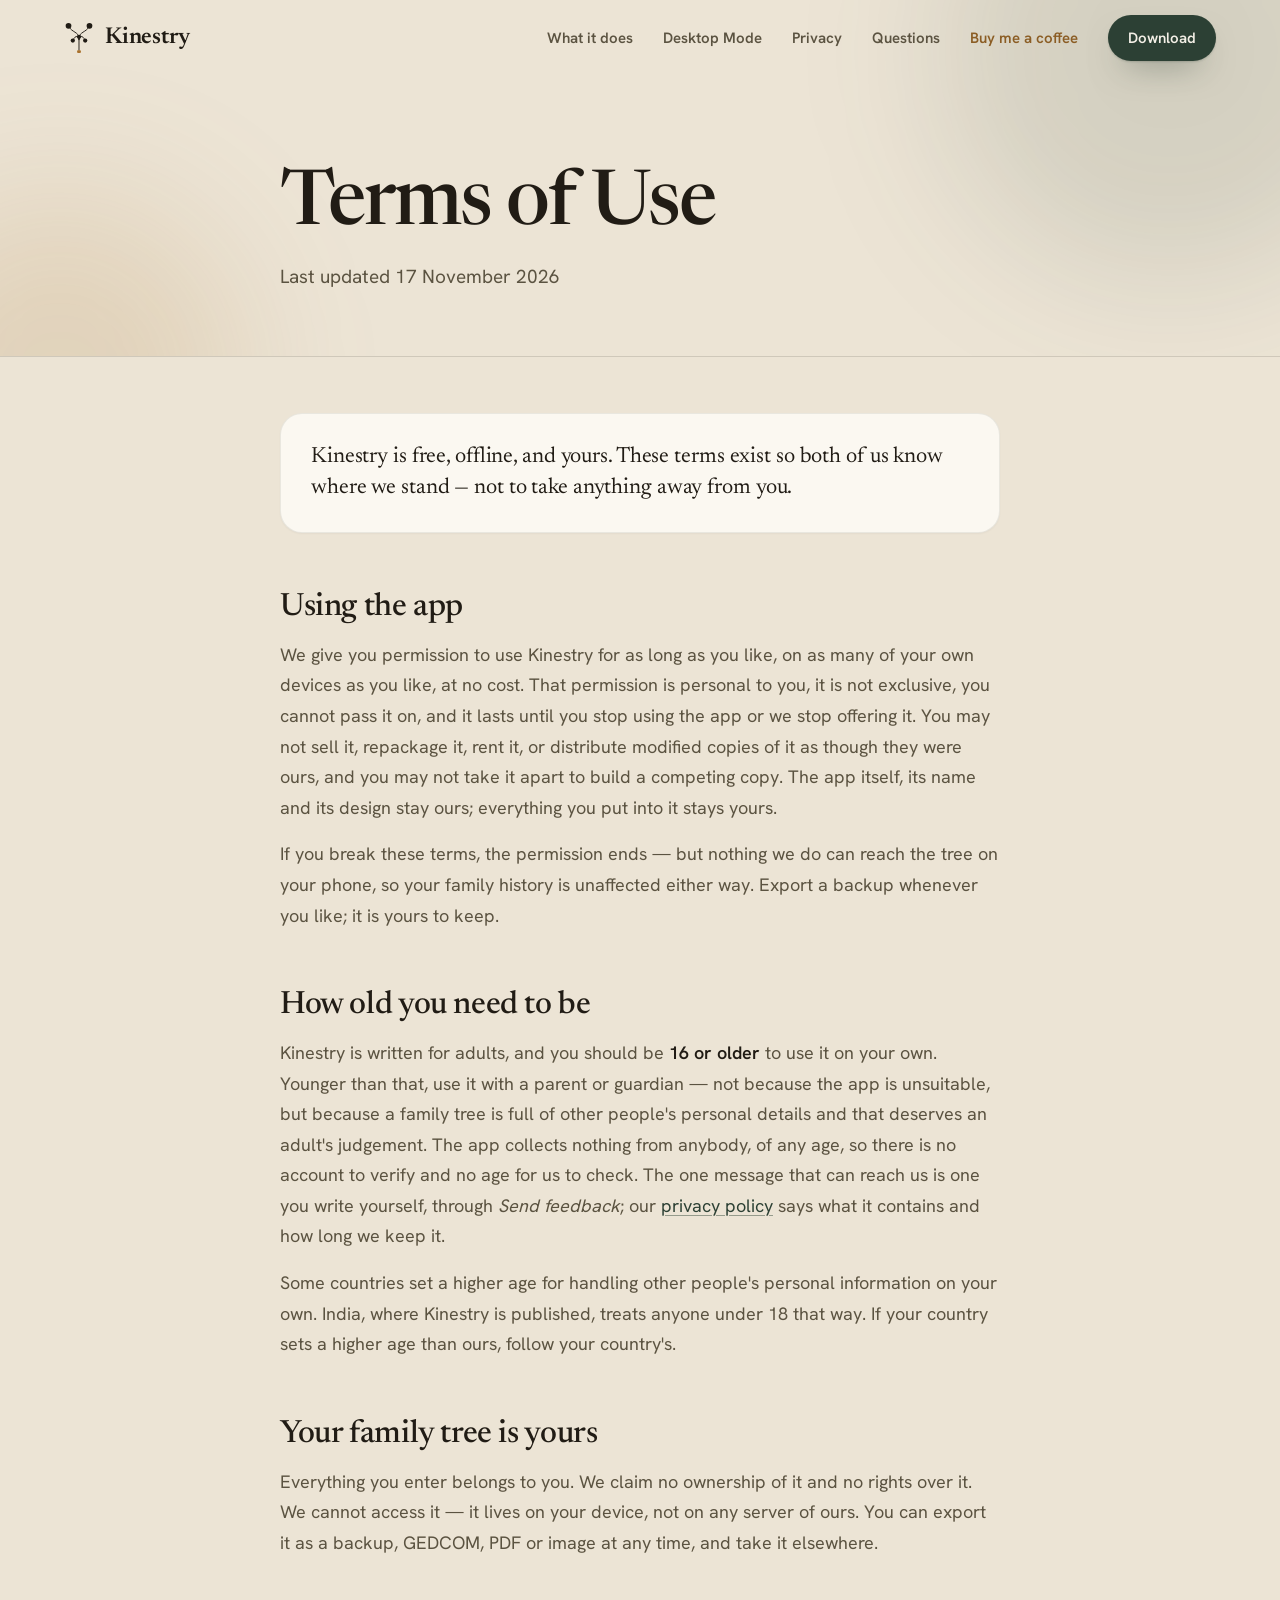
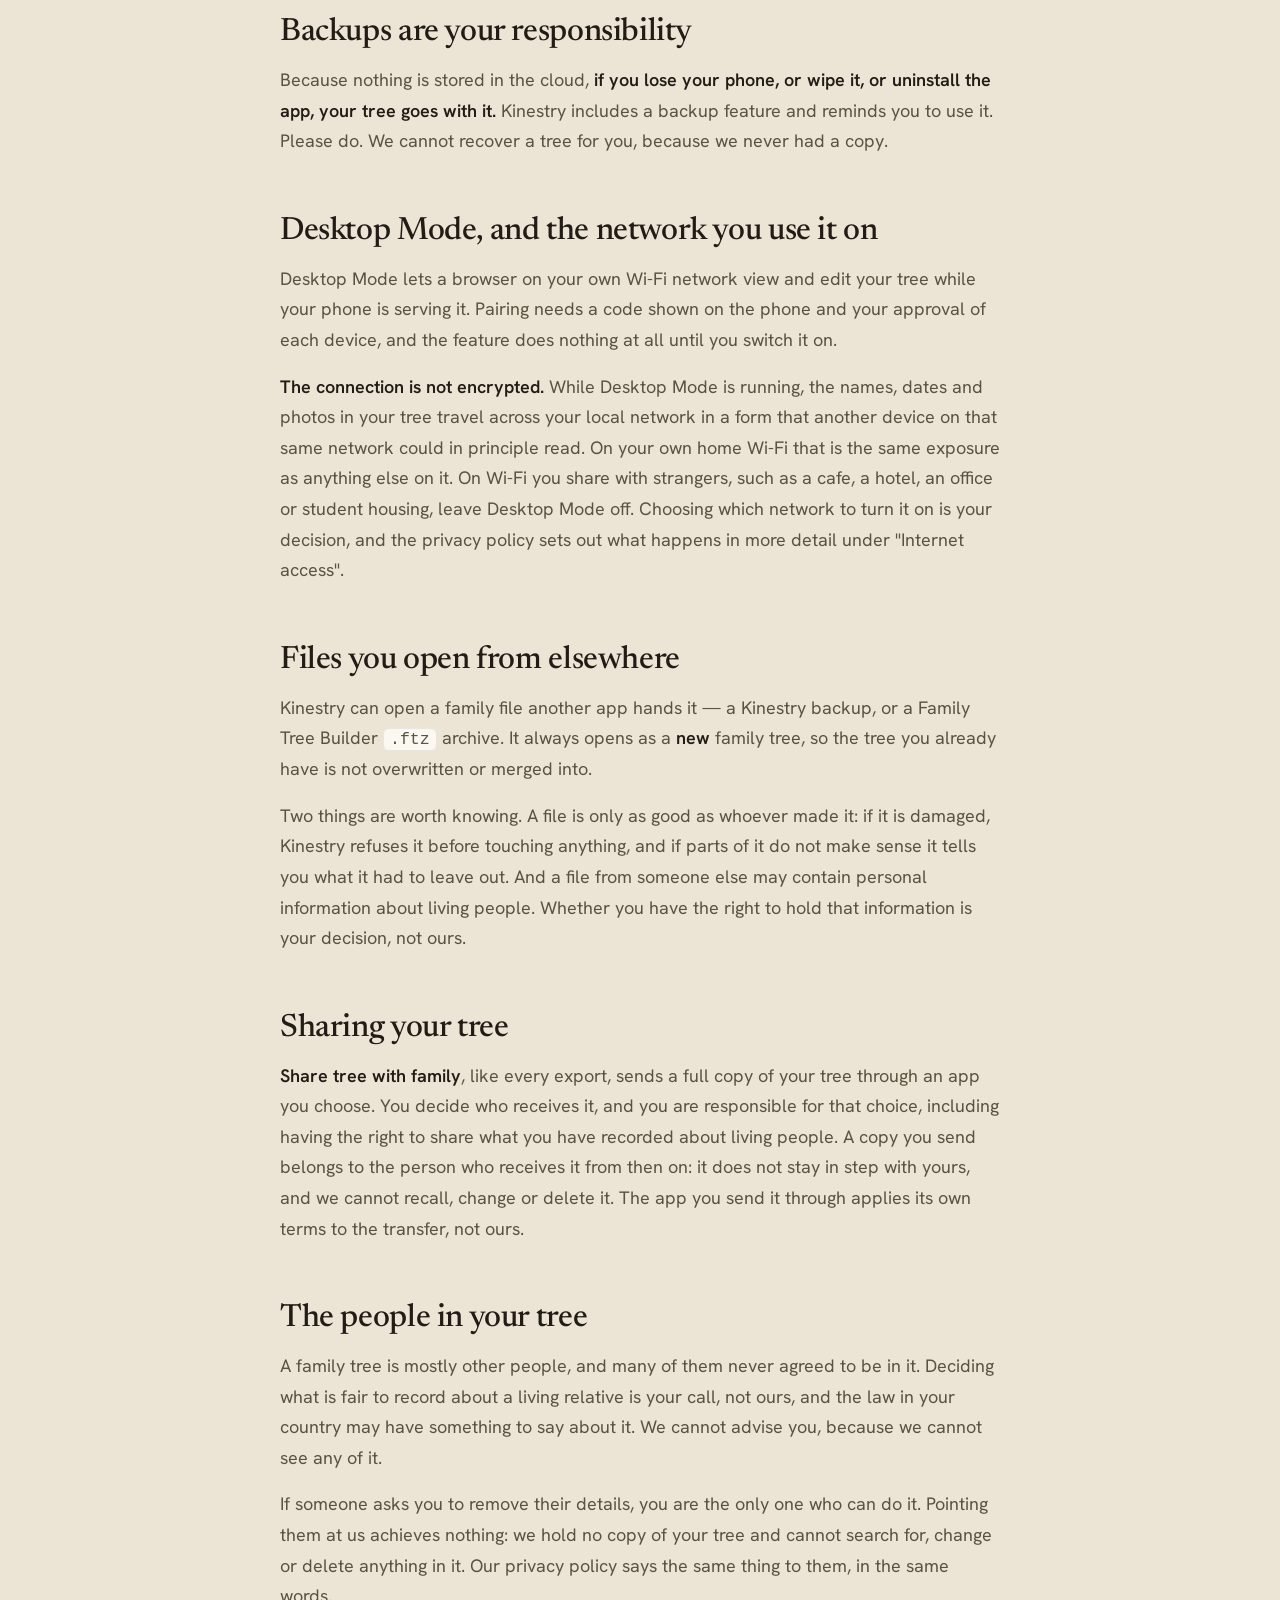
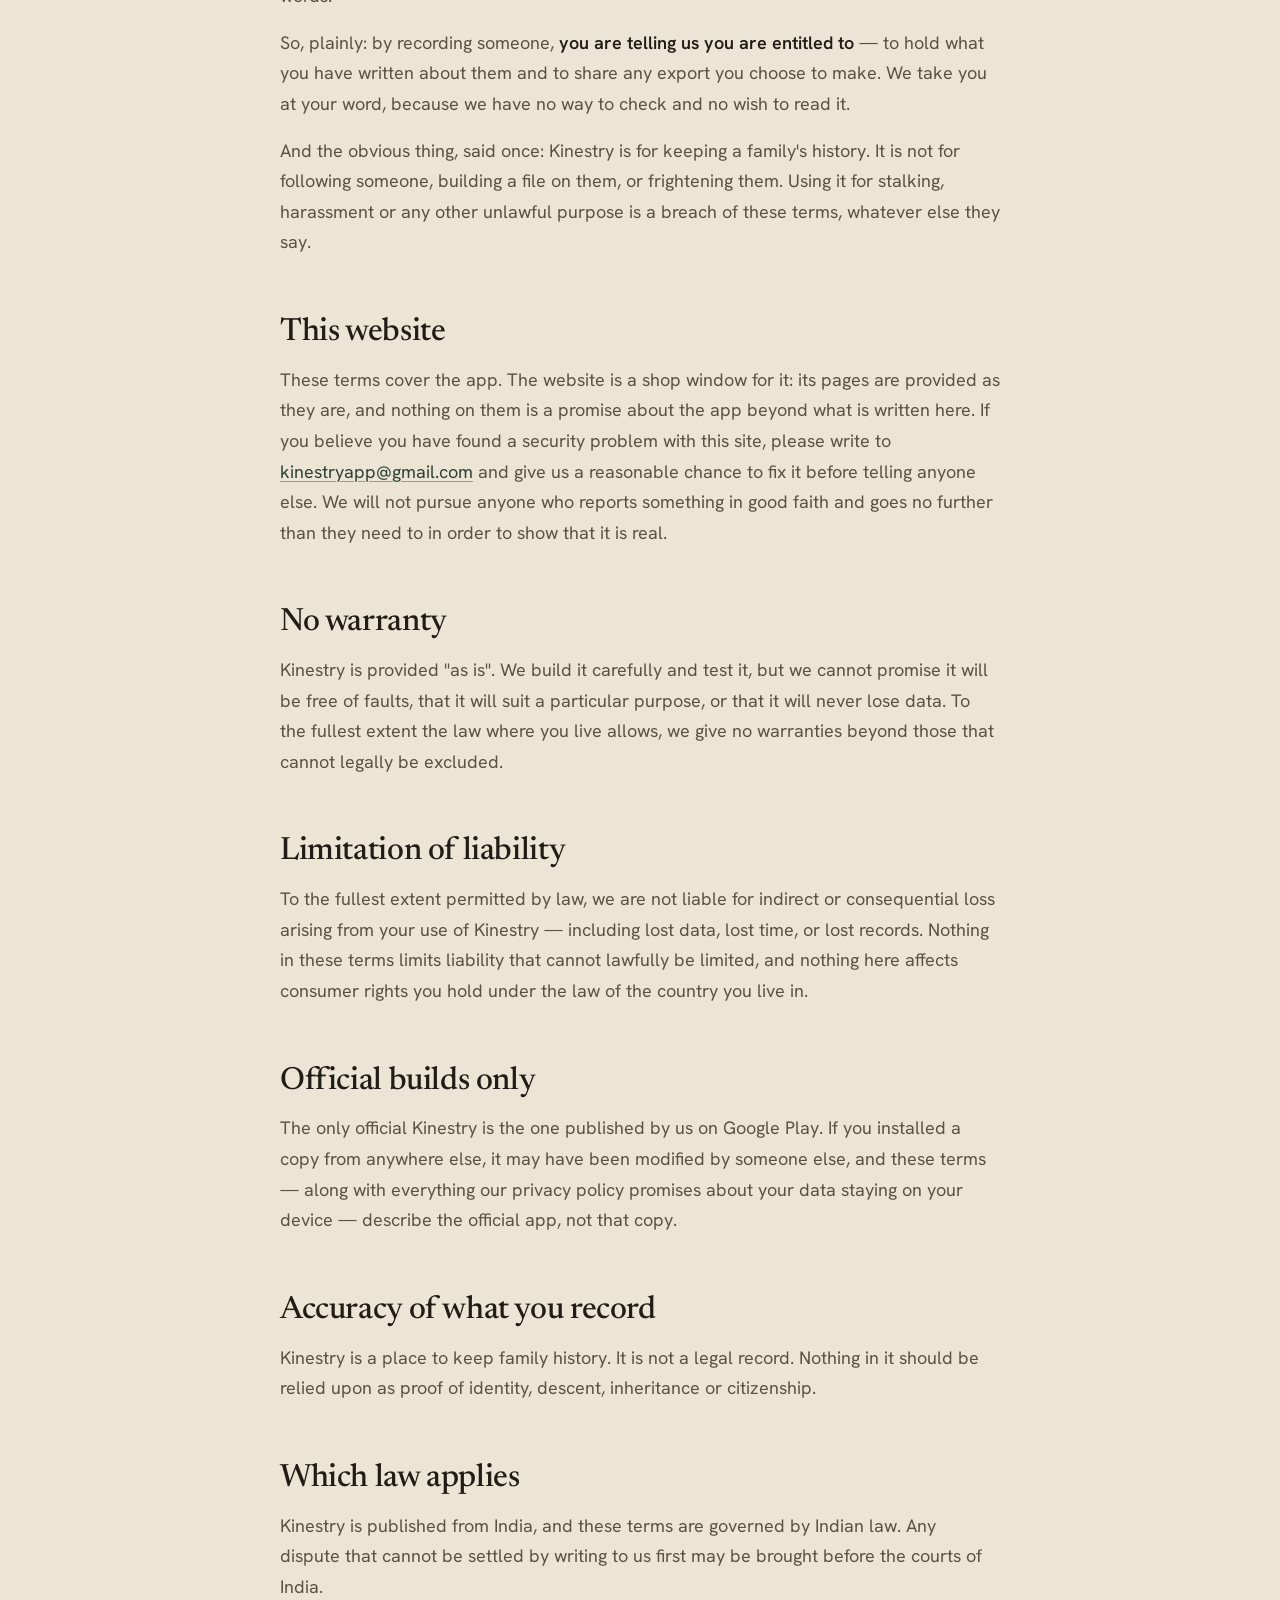
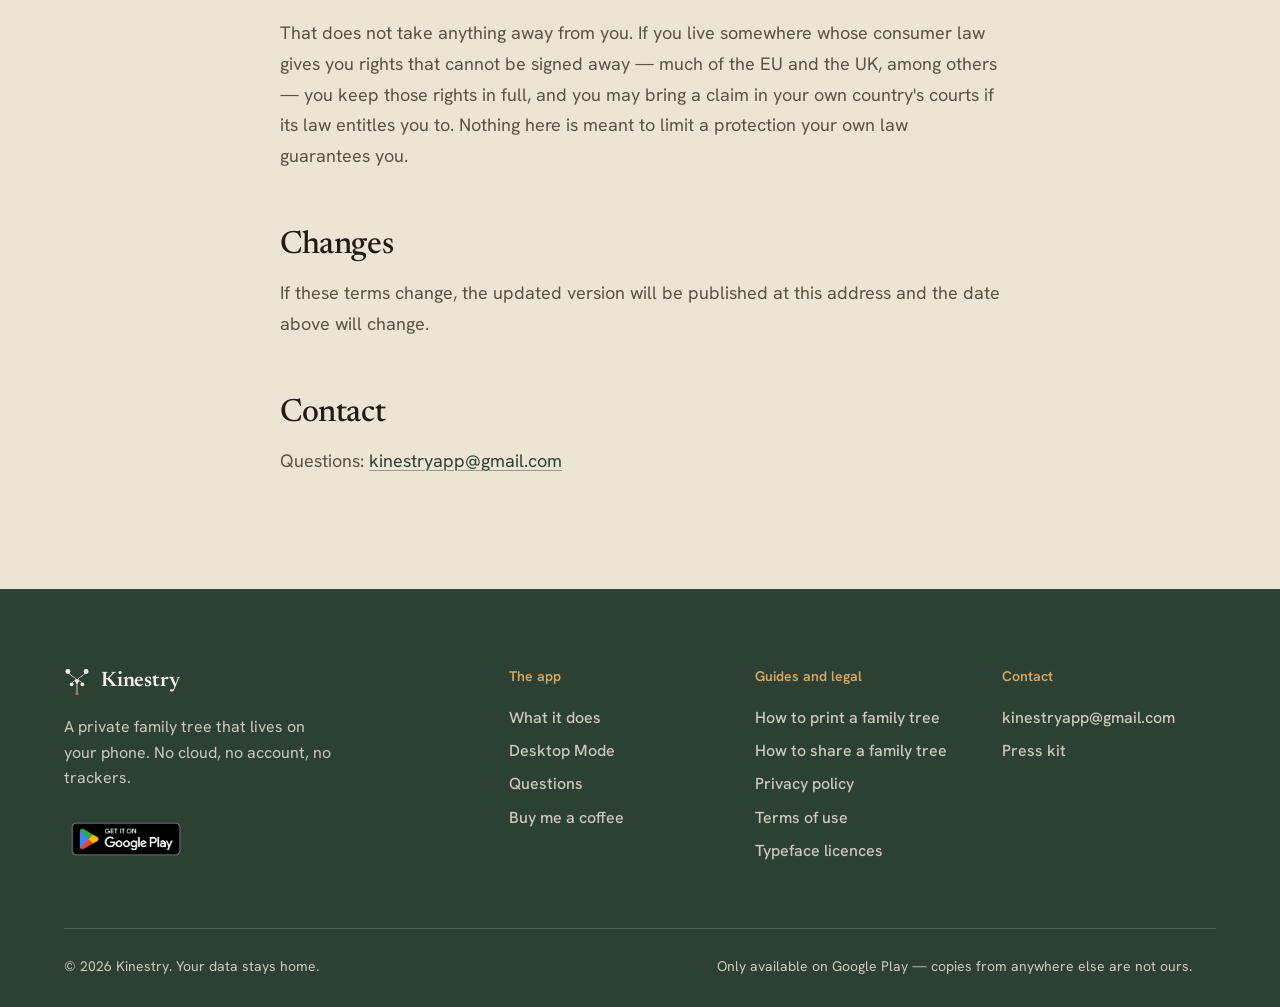
<file: terms.html>
<!DOCTYPE html>
<html lang="en-GB">
<head>
<meta charset="UTF-8">
<meta name="viewport" content="width=device-width, initial-scale=1, viewport-fit=cover">
<meta http-equiv="Content-Security-Policy" content="default-src 'self'; script-src 'self'; style-src 'self' 'unsafe-inline'; img-src 'self' blob: data:; font-src 'self'; connect-src 'self'; base-uri 'none'; form-action 'none'; object-src 'none'; frame-src 'none'">
<meta name="referrer" content="strict-origin-when-cross-origin">
<title>Terms of Use — Kinestry</title>
<meta name="description" content="The terms you agree to when you use Kinestry. Plain language, no surprises.">
<link rel="canonical" href="https://kinestry.app/terms.html">
<meta property="og:type" content="article">
<meta property="og:site_name" content="Kinestry">
<meta property="og:url" content="https://kinestry.app/terms.html">
<meta property="og:title" content="Terms of Use — Kinestry">
<meta property="og:description" content="The terms you agree to when you use Kinestry. Plain language, no surprises.">
<meta property="og:image" content="https://kinestry.app/og.png">
<meta property="og:image:alt" content="Kinestry — a private, offline family tree.">
<meta name="twitter:card" content="summary_large_image">
<meta name="twitter:title" content="Terms of Use — Kinestry">
<meta name="twitter:description" content="The terms you agree to when you use Kinestry. Plain language, no surprises.">
<meta name="twitter:image" content="https://kinestry.app/og.png">
<meta name="theme-color" content="#2C4034">
<link rel="icon" type="image/svg+xml" href="favicon.svg">
<link rel="icon" type="image/png" sizes="96x96" href="favicon.png">
<link rel="apple-touch-icon" href="apple-touch-icon.png">
<link rel="preload" href="fonts/newsreader.full.woff2" as="font" type="font/woff2" crossorigin>
<link rel="preload" href="fonts/hankengrotesk.woff2" as="font" type="font/woff2" crossorigin>
<link rel="stylesheet" href="site.css?v=20261114b">
</head>
<body>
<a class="skip" href="#main">Skip to content</a>

<header class="top" id="top">
  <div class="container bar">
    <a class="brand" href="index.html" aria-label="Kinestry home">
      <svg width="30" height="30" viewBox="0 0 100 100" aria-hidden="true">
        <g transform="translate(-23.016,-33.333) scale(1.5873)">
          <g fill="none" stroke="currentColor" stroke-width="2" stroke-linecap="round">
            <path d="M46 78 L46 52"/><path d="M46 52 C46 40 30 40 26 30"/><path d="M46 52 C46 40 62 40 66 30"/>
            <path d="M46 56 C46 48 38 46 34 56"/><path d="M46 56 C46 48 54 46 58 56"/>
          </g>
          <g fill="currentColor">
            <circle cx="46" cy="50" r="4.5"/><circle cx="24" cy="27" r="6"/><circle cx="68" cy="27" r="6"/>
            <circle cx="33" cy="58" r="4.5"/><circle cx="59" cy="58" r="4.5"/>
          </g>
          <rect x="42" y="78" width="8" height="6" rx="2" fill="var(--ochre)"/>
        </g>
      </svg>
      <b>Kinestry</b>
    </a>
    <nav aria-label="Main">
      <a href="index.html#features">What it does</a>
      <a href="index.html#desktop">Desktop Mode</a>
      <a href="index.html#privacy">Privacy</a>
      <a href="index.html#questions">Questions</a>
      <a class="coffee" href="https://www.buymeacoffee.com/kinestry" rel="noopener">Buy me a coffee</a>
      <a class="btn-primary btn-sm" href="https://play.google.com/store/apps/details?id=com.kinestry.kinestry">Download</a>
    </nav>
  </div>
</header>

<main id="main">
<div class="page-head">
  <span class="blob a" aria-hidden="true"></span><span class="blob b" aria-hidden="true"></span>
  <div class="container narrow">
    <h1>Terms of Use</h1>
    <p class="sub">Last updated 17 November 2026</p>
  </div>
</div>
<div class="container narrow prose">

  <div class="card">Kinestry is free, offline, and yours. These terms exist so both
  of us know where we stand — not to take anything away from you.</div>

  <h2>Using the app</h2>
  <p>We give you permission to use Kinestry for as long as you like, on as many of
  your own devices as you like, at no cost. That permission is personal to you, it is
  not exclusive, you cannot pass it on, and it lasts until you stop using the app or
  we stop offering it. You may not sell it, repackage it, rent it, or distribute
  modified copies of it as though they were ours, and you may not take it apart to
  build a competing copy. The app itself, its name and its design stay ours;
  everything you put into it stays yours.</p>
  <p>If you break these terms, the permission ends — but nothing we do can reach the
  tree on your phone, so your family history is unaffected either way. Export a backup
  whenever you like; it is yours to keep.</p>

  <h2>How old you need to be</h2>
  <p>Kinestry is written for adults, and you should be <strong>16 or older</strong> to
  use it on your own. Younger than that, use it with a parent or guardian — not
  because the app is unsuitable, but because a family tree is full of other people's
  personal details and that deserves an adult's judgement. The app collects nothing
  from anybody, of any age, so there is no account to verify and no age for us to
  check. The one message that can reach us is one you write yourself, through
  <em>Send feedback</em>; our <a href="privacy.html">privacy policy</a> says what it
  contains and how long we keep it.</p>
  <p>Some countries set a higher age for handling other people's personal information
  on your own. India, where Kinestry is published, treats anyone under 18 that way. If
  your country sets a higher age than ours, follow your country's.</p>

  <h2>Your family tree is yours</h2>
  <p>Everything you enter belongs to you. We claim no ownership of it and no rights
  over it. We cannot access it — it lives on your device, not on any server of ours.
  You can export it as a backup, GEDCOM, PDF or image at any time, and take it
  elsewhere.</p>

  <h2>Backups are your responsibility</h2>
  <p>Because nothing is stored in the cloud, <strong>if you lose your phone, or wipe
  it, or uninstall the app, your tree goes with it.</strong> Kinestry includes a
  backup feature and reminds you to use it. Please do. We cannot recover a tree for
  you, because we never had a copy.</p>

  <h2>Desktop Mode, and the network you use it on</h2>
  <p>Desktop Mode lets a browser on your own Wi-Fi network view and edit your tree
  while your phone is serving it. Pairing needs a code shown on the phone and your
  approval of each device, and the feature does nothing at all until you switch it
  on.</p>
  <p><strong>The connection is not encrypted.</strong> While Desktop Mode is running,
  the names, dates and photos in your tree travel across your local network in a form
  that another device on that same network could in principle read. On your own home
  Wi-Fi that is the same exposure as anything else on it. On Wi-Fi you share with
  strangers, such as a cafe, a hotel, an office or student housing, leave Desktop Mode
  off. Choosing which network to turn it on is your decision, and the privacy policy
  sets out what happens in more detail under "Internet access".</p>

  <h2>Files you open from elsewhere</h2>
  <p>Kinestry can open a family file another app hands it — a Kinestry backup, or a
  Family Tree Builder <code>.ftz</code> archive. It always opens as a <strong>new</strong>
  family tree, so the tree you already have is not overwritten or merged into.</p>
  <p>Two things are worth knowing. A file is only as good as whoever made it: if it
  is damaged, Kinestry refuses it before touching anything, and if parts of it do not
  make sense it tells you what it had to leave out. And a file from someone else may
  contain personal information about living people. Whether you have the right to
  hold that information is your decision, not ours.</p>

  <h2>Sharing your tree</h2>
  <p><strong>Share tree with family</strong>, like every export, sends a full copy of
  your tree through an app you choose. You decide who receives it, and you are
  responsible for that choice, including having the right to share what you have
  recorded about living people. A copy you send belongs to the person who receives it
  from then on: it does not stay in step with yours, and we cannot recall, change or
  delete it. The app you send it through applies its own terms to the transfer, not
  ours.</p>

  <h2>The people in your tree</h2>
  <p>A family tree is mostly other people, and many of them never agreed to be in it.
  Deciding what is fair to record about a living relative is your call, not ours, and
  the law in your country may have something to say about it. We cannot advise you,
  because we cannot see any of it.</p>
  <p>If someone asks you to remove their details, you are the only one who can do it.
  Pointing them at us achieves nothing: we hold no copy of your tree and cannot search
  for, change or delete anything in it. Our privacy policy says the same thing to
  them, in the same words.</p>
  <p>So, plainly: by recording someone, <strong>you are telling us you are entitled
  to</strong> — to hold what you have written about them and to share any export you
  choose to make. We take you at your word, because we have no way to check and no
  wish to read it.</p>
  <p>And the obvious thing, said once: Kinestry is for keeping a family's history.
  It is not for following someone, building a file on them, or frightening them.
  Using it for stalking, harassment or any other unlawful purpose is a breach of
  these terms, whatever else they say.</p>

  <h2>This website</h2>
  <p>These terms cover the app. The website is a shop window for it: its pages
  are provided as they are, and nothing on them is a promise about the app
  beyond what is written here. If you believe you have found a security
  problem with this site, please write to
  <a href="mailto:kinestryapp@gmail.com">kinestryapp@gmail.com</a> and give us
  a reasonable chance to fix it before telling anyone else. We will not pursue
  anyone who reports something in good faith and goes no further than they
  need to in order to show that it is real.</p>

  <h2>No warranty</h2>
  <p>Kinestry is provided "as is". We build it carefully and test it, but we cannot
  promise it will be free of faults, that it will suit a particular purpose, or that
  it will never lose data. To the fullest extent the law where you live allows, we
  give no warranties beyond those that cannot legally be excluded.</p>

  <h2>Limitation of liability</h2>
  <p>To the fullest extent permitted by law, we are not liable for indirect or
  consequential loss arising from your use of Kinestry — including lost data, lost
  time, or lost records. Nothing in these terms limits liability that cannot lawfully
  be limited, and nothing here affects consumer rights you hold under the law of the
  country you live in.</p>

  <h2>Official builds only</h2>
  <p>The only official Kinestry is the one published by us on Google Play. If you
  installed a copy from anywhere else, it may have been modified by someone else, and
  these terms — along with everything our privacy policy promises about your data
  staying on your device — describe the official app, not that copy.</p>

  <h2>Accuracy of what you record</h2>
  <p>Kinestry is a place to keep family history. It is not a legal record. Nothing in
  it should be relied upon as proof of identity, descent, inheritance or citizenship.</p>

  <h2>Which law applies</h2>
  <p>Kinestry is published from India, and these terms are governed by Indian law.
  Any dispute that cannot be settled by writing to us first may be brought before the
  courts of India.</p>
  <p>That does not take anything away from you. If you live somewhere whose consumer
  law gives you rights that cannot be signed away — much of the EU and the UK, among
  others — you keep those rights in full, and you may bring a claim in your own
  country's courts if its law entitles you to. Nothing here is meant to limit a
  protection your own law guarantees you.</p>

  <h2>Changes</h2>
  <p>If these terms change, the updated version will be published at this address and
  the date above will change.</p>

  <h2>Contact</h2>
  <p>Questions: <a href="mailto:kinestryapp@gmail.com">kinestryapp@gmail.com</a></p>
</div>
</main>

<footer class="site-foot">
  <div class="container">
    <div class="foot-top">
      <div class="foot-brand">
        <a class="brand" href="index.html">
        <svg width="26" height="26" viewBox="0 0 100 100" aria-hidden="true">
          <g transform="translate(-23.016,-33.333) scale(1.5873)">
            <g fill="none" stroke="currentColor" stroke-width="2" stroke-linecap="round">
              <path d="M46 78 L46 52"/><path d="M46 52 C46 40 30 40 26 30"/><path d="M46 52 C46 40 62 40 66 30"/>
              <path d="M46 56 C46 48 38 46 34 56"/><path d="M46 56 C46 48 54 46 58 56"/>
            </g>
            <g fill="currentColor">
              <circle cx="46" cy="50" r="4.5"/><circle cx="24" cy="27" r="6"/><circle cx="68" cy="27" r="6"/>
              <circle cx="33" cy="58" r="4.5"/><circle cx="59" cy="58" r="4.5"/>
            </g>
            <rect x="42" y="78" width="8" height="6" rx="2" fill="var(--ochre)"/>
          </g>
        </svg>
        <b style="font-size:21px">Kinestry</b>
        </a>
        <p>A private family tree that lives on your phone. No cloud, no account, no trackers.</p>
        <a class="play-badge" href="https://play.google.com/store/apps/details?id=com.kinestry.kinestry"><img src="google-play-badge.png" alt="Get it on Google Play" width="646" height="250" loading="lazy" decoding="async"></a>
      </div>
      <nav class="foot-cols" aria-label="Footer">
        <div>
          <p class="foot-h">The app</p>
          <a href="index.html#features">What it does</a>
          <a href="index.html#desktop">Desktop Mode</a>
          <a href="index.html#questions">Questions</a>
          <a href="https://www.buymeacoffee.com/kinestry" rel="noopener">Buy me a coffee</a>
        </div>
        <div>
          <p class="foot-h">Guides and legal</p>
          <a href="print-family-tree.html">How to print a family tree</a>
          <a href="share-family-tree.html">How to share a family tree</a>
          <a href="privacy.html">Privacy policy</a>
          <a href="terms.html">Terms of use</a>
          <a href="fonts/OFL.txt">Typeface licences</a>
        </div>
        <div>
          <p class="foot-h">Contact</p>
          <a href="mailto:kinestryapp@gmail.com">kinestryapp@gmail.com</a>
          <a href="press.html">Press kit</a>
        </div>
      </nav>
    </div>
    <div class="foot-bottom">
      <span>© 2026 Kinestry. Your data stays home.</span>
      <span>Only available on Google Play — copies from anywhere else are not ours.</span>
    </div>
  </div>
</footer>
<script src="site.js?v=20261114b" defer></script>
</body>
</html>
</file>
<file: site.css>
@font-face{font-family:"Newsreader";font-style:normal;font-weight:200 800;font-display:swap;
  src:url(fonts/newsreader.full.woff2) format("woff2")}
@font-face{font-family:"Newsreader";font-style:italic;font-weight:200 800;font-display:swap;
  src:url(fonts/newsreader-italic.full.woff2) format("woff2")}
@font-face{font-family:"Hanken Grotesk";font-style:normal;font-weight:400 700;font-display:swap;
  src:url(fonts/hankengrotesk.woff2) format("woff2")}

:root{
  --paper:#ECE4D5; --paper2:#E4DBC8; --card:#FBF8F1;
  --ink:#211C15; --ink2:#5B5341; --ink3:#6D6656;
  --pine:#2C4034; --cream:#F3EFE6;
  --ochre:#A9712C; --ochre-text:#8B5D24; --ochre-on-pine:#D9A862;
  --hair:rgba(33,28,21,.14); --hair2:rgba(33,28,21,.08);
  --glow:rgba(169,113,44,.22);
  --serif:"Newsreader",Georgia,"Times New Roman",serif;
  --sans:"Hanken Grotesk",system-ui,-apple-system,"Segoe UI",Roboto,sans-serif;
  --wrap:1200px;
  --ease-out:cubic-bezier(.22,1,.36,1);
  --ease-expo:cubic-bezier(.16,1,.3,1);
  --ease-back:cubic-bezier(.34,1.56,.64,1);
}
*{margin:0;padding:0;box-sizing:border-box}
html{-webkit-text-size-adjust:100%;text-size-adjust:100%}
body{
  background:var(--paper);color:var(--ink);font-family:var(--sans);
  font-size:18px;line-height:1.6;overflow-x:hidden;-webkit-font-smoothing:antialiased;
}
img{display:block;max-width:100%;height:auto}
a{color:inherit}
.nw{white-space:nowrap}
.container{max-width:var(--wrap);margin:0 auto;padding:0 24px;padding-left:max(24px,env(safe-area-inset-left));padding-right:max(24px,env(safe-area-inset-right))}
:focus-visible{outline:2px solid var(--ochre-text);outline-offset:3px;border-radius:6px}
.skip{position:absolute;left:-9999px;top:0}
.skip:focus{left:16px;top:16px;z-index:100;background:var(--pine);color:var(--cream);padding:10px 16px;border-radius:999px}

header.top{position:fixed;top:0;left:0;right:0;z-index:40;transition:background-color .35s ease,box-shadow .35s ease}
header.top.scrolled{background-color:rgba(236,228,213,.9);box-shadow:0 1px 0 var(--hair)}
@supports ((-webkit-backdrop-filter:blur(1px)) or (backdrop-filter:blur(1px))){
  header.top.scrolled{background-color:rgba(236,228,213,.78);-webkit-backdrop-filter:blur(14px);backdrop-filter:blur(14px)}
}
.bar{display:flex;align-items:center;justify-content:space-between;height:76px}
.brand{display:flex;align-items:center;text-decoration:none;color:var(--ink)}
.brand svg{margin-right:11px;flex:none}
.brand b{font-family:var(--serif);font-weight:600;font-size:23px;letter-spacing:-.01em}
header.top nav{display:flex;align-items:center}
header.top nav a{margin-left:30px;font-size:15px;font-weight:600;color:var(--ink2);text-decoration:none;min-height:24px;display:inline-flex;align-items:center;white-space:nowrap;transition:color .2s}
header.top nav a:hover{color:var(--pine)}
header.top nav a.coffee{color:var(--ochre-text)}
header.top nav a.coffee:hover{color:#6F4A1C}
header.top nav a.btn-primary{color:var(--cream)}

.btn-primary{
  display:inline-flex;align-items:center;background:var(--pine);color:var(--cream);
  font-size:18px;font-weight:500;text-decoration:none;padding:17px 30px;border-radius:999px;min-height:48px;
  box-shadow:0 1px 2px rgba(34,51,42,.2),0 16px 34px -16px rgba(34,51,42,.6);
  transition:transform .3s var(--ease-out),filter .3s ease,box-shadow .3s ease;
}
.btn-primary:hover{transform:translateY(-3px);filter:brightness(1.14);box-shadow:0 1px 2px rgba(34,51,42,.2),0 24px 44px -18px rgba(34,51,42,.7)}
.btn-primary:active{transform:translateY(-1px)}
.btn-primary svg{width:18px;height:18px;margin-right:10px;flex:none}
.btn-sm{padding:11px 20px;font-size:15px;min-height:44px}

.eyebrow{
  display:inline-flex;align-items:center;font-size:14px;font-weight:600;color:var(--ink2);
  background:var(--card);border:1px solid var(--hair2);padding:7px 15px 7px 9px;border-radius:999px;
}
.eyebrow i{width:22px;height:22px;margin-right:9px;border-radius:50%;background:var(--pine);display:flex;align-items:center;justify-content:center}
.eyebrow i::after{content:"";width:6px;height:6px;border-radius:50%;background:var(--ochre-on-pine)}

.site-foot{background:var(--pine);color:var(--cream);padding:76px 0 0;padding-bottom:env(safe-area-inset-bottom)}
.foot-top{display:grid;grid-template-columns:1.1fr 2fr;grid-gap:56px;gap:56px;padding-bottom:56px}
.site-foot .brand{color:var(--cream)}
.foot-brand p{margin-top:16px;color:#CFC9BC;font-size:16px;line-height:1.6;max-width:30ch}
.play-badge{display:inline-block;margin-top:24px}
.play-badge img{height:48px;width:auto}
.foot-cols{display:grid;grid-template-columns:repeat(3,1fr);grid-gap:32px;gap:32px}
.foot-h{font-size:14px;font-weight:600;color:var(--ochre-on-pine);margin-bottom:14px}
.foot-cols a{display:block;width:fit-content;color:#CFC9BC;font-size:16px;font-weight:500;text-decoration:none;padding:5px 0;line-height:1.45;transition:color .2s ease}
.foot-cols a:hover{color:var(--cream);text-decoration:underline;text-underline-offset:4px;text-decoration-color:rgba(243,239,230,.45)}
.foot-bottom{display:flex;flex-wrap:wrap;justify-content:space-between;border-top:1px solid rgba(243,239,230,.16);padding:22px 0 26px;font-size:14px;color:#CFC9BC}
.foot-bottom span{margin:4px 24px 4px 0}
.site-foot :focus-visible{outline-color:var(--ochre-on-pine)}

.page-head{position:relative;overflow:hidden;padding:168px 0 64px;border-bottom:1px solid var(--hair)}
.page-head .blob{position:absolute;border-radius:50%;filter:blur(70px);pointer-events:none}
.page-head .blob.a{width:460px;height:460px;background:rgba(44,64,52,.12);top:-180px;right:-120px}
.page-head .blob.b{width:360px;height:360px;background:rgba(169,113,44,.15);bottom:-200px;left:-120px}
.narrow{max-width:768px}
.page-head .narrow{position:relative;z-index:1}
.page-head h1{
  font-family:var(--serif);font-weight:500;font-size:clamp(44px,6.2vw,76px);
  line-height:1;letter-spacing:-.026em;color:var(--ink);
}
.page-head h1 em{font-style:italic;color:var(--pine)}
.page-head .sub{margin-top:18px;font-size:19px;color:var(--ink2);max-width:40em}
.page-head h1,.page-head .sub{animation:pageIn .9s var(--ease-expo) both}
.page-head .sub{animation-delay:.12s}
@keyframes pageIn{from{opacity:0;transform:translateY(22px)}to{opacity:1;transform:none}}

.prose{padding-top:56px;padding-bottom:96px}
.prose h2{
  font-family:var(--serif);font-weight:500;font-size:clamp(26px,3vw,32px);line-height:1.15;
  letter-spacing:-.012em;color:var(--ink);margin:56px 0 14px;
}
.prose h3{font-family:var(--serif);font-weight:600;font-size:21px;color:var(--ink);margin:30px 0 8px}
.prose p,.prose li{color:var(--ink2);font-size:18px;line-height:1.7}
.prose p{margin-bottom:16px}
.prose ul,.prose ol{margin:0 0 18px;padding-left:22px}
.prose li{margin-bottom:8px}
.prose li::marker{color:var(--ochre)}
.prose strong,.prose b{color:var(--ink);font-weight:600}
.prose a{color:var(--pine);text-decoration:underline;text-underline-offset:3px;text-decoration-thickness:1px;text-decoration-color:rgba(44,64,52,.45)}
.prose a:hover{text-decoration-color:var(--pine)}
.prose a{padding:2px 0}
.prose a.btn-primary{color:var(--cream);text-decoration:none;padding:17px 30px}
.prose code{font-size:.92em;background:var(--card);border:1px solid var(--hair2);border-radius:6px;padding:1px 6px}
.prose .card{
  background:var(--card);border:1px solid var(--hair2);border-radius:22px;padding:28px 30px;margin:0 0 8px;
  font-family:var(--serif);font-size:22px;line-height:1.4;color:var(--ink);letter-spacing:-.005em;
  box-shadow:0 1px 2px rgba(33,28,21,.04);
}
.prose .table-wrap{overflow-x:auto;-webkit-overflow-scrolling:touch;margin:22px 0 28px;border:1px solid var(--hair2);border-radius:18px;background:var(--card)}
.prose table{width:100%;border-collapse:collapse;font-size:16px;min-width:480px}
.prose th,.prose td{text-align:left;padding:13px 18px;border-bottom:1px solid var(--hair2);color:var(--ink2);vertical-align:top}
.prose tr:last-child td{border-bottom:0}
.prose th{font-size:14px;font-weight:600;color:var(--ink);background:rgba(236,228,213,.55)}
.prose td b{color:var(--ink)}
.prose th:first-child,.prose td:first-child{white-space:nowrap}
.prose .shot{margin:30px 0 34px;max-width:340px}
.prose .shot img{width:100%;border-radius:22px;border:8px solid var(--ink);background:var(--card);box-shadow:0 2px 4px rgba(33,28,21,.12),0 40px 80px -40px rgba(33,28,21,.7)}
.prose .shot figcaption{margin-top:14px;font-size:15px;color:var(--ink3);line-height:1.5}
.prose .cta-row{margin:40px 0 10px}

.missing{text-align:center;padding:200px 0 120px;min-height:72vh;min-height:72svh;display:flex;align-items:center}
.missing .container{max-width:720px}
.missing h1{font-family:var(--serif);font-weight:500;font-size:clamp(46px,7vw,84px);line-height:1;letter-spacing:-.026em}
.missing h1 em{font-style:italic;color:var(--pine)}
.missing p{color:var(--ink2);font-size:19px;max-width:40ch;margin:22px auto 0}
.missing .actions{display:flex;flex-wrap:wrap;justify-content:center;align-items:center;margin:26px 0 0 -22px}
.missing .actions a{margin:12px 0 0 22px}
.missing .actions a:not(.btn-primary){color:var(--pine);font-weight:600;font-size:16px;text-decoration:underline;text-underline-offset:4px;text-decoration-color:rgba(44,64,52,.4);min-height:24px;display:inline-flex;align-items:center}

@media (max-width:1100px){ header.top nav a{margin-left:22px} }
@media (max-width:900px){
  header.top nav a:not(.btn-primary){display:none}
  .foot-top{grid-template-columns:1fr;grid-gap:40px;gap:40px}
  .page-head{padding:140px 0 52px}
  .page-head .blob{filter:blur(56px)}
}
@media (max-width:580px){
  body{font-size:17px}
  .container{padding-left:max(16px,env(safe-area-inset-left));padding-right:max(16px,env(safe-area-inset-right))}
  .page-head{padding:124px 0 44px}
  .page-head .sub{font-size:18px}
  .prose{padding-top:40px;padding-bottom:72px}
  .prose p,.prose li{font-size:17px}
  .prose .card{font-size:20px;padding:22px}
  .prose th,.prose td{padding:11px 14px}
  .missing{padding:160px 0 90px}
  .site-foot{padding-top:56px}
  .foot-cols{grid-template-columns:1fr 1fr;grid-gap:28px 20px;gap:28px 20px}
  .foot-cols > div:last-child{grid-column:1 / -1}
  .foot-bottom{flex-direction:column}
}
@media (prefers-reduced-motion:reduce){
  *{scroll-behavior:auto!important}
  .page-head h1,.page-head .sub{animation:none}
  .btn-primary{transition:none}
}
@media print{
  header.top,.page-head .blob{display:none}
  .page-head{padding-top:24px}
}
</file>
